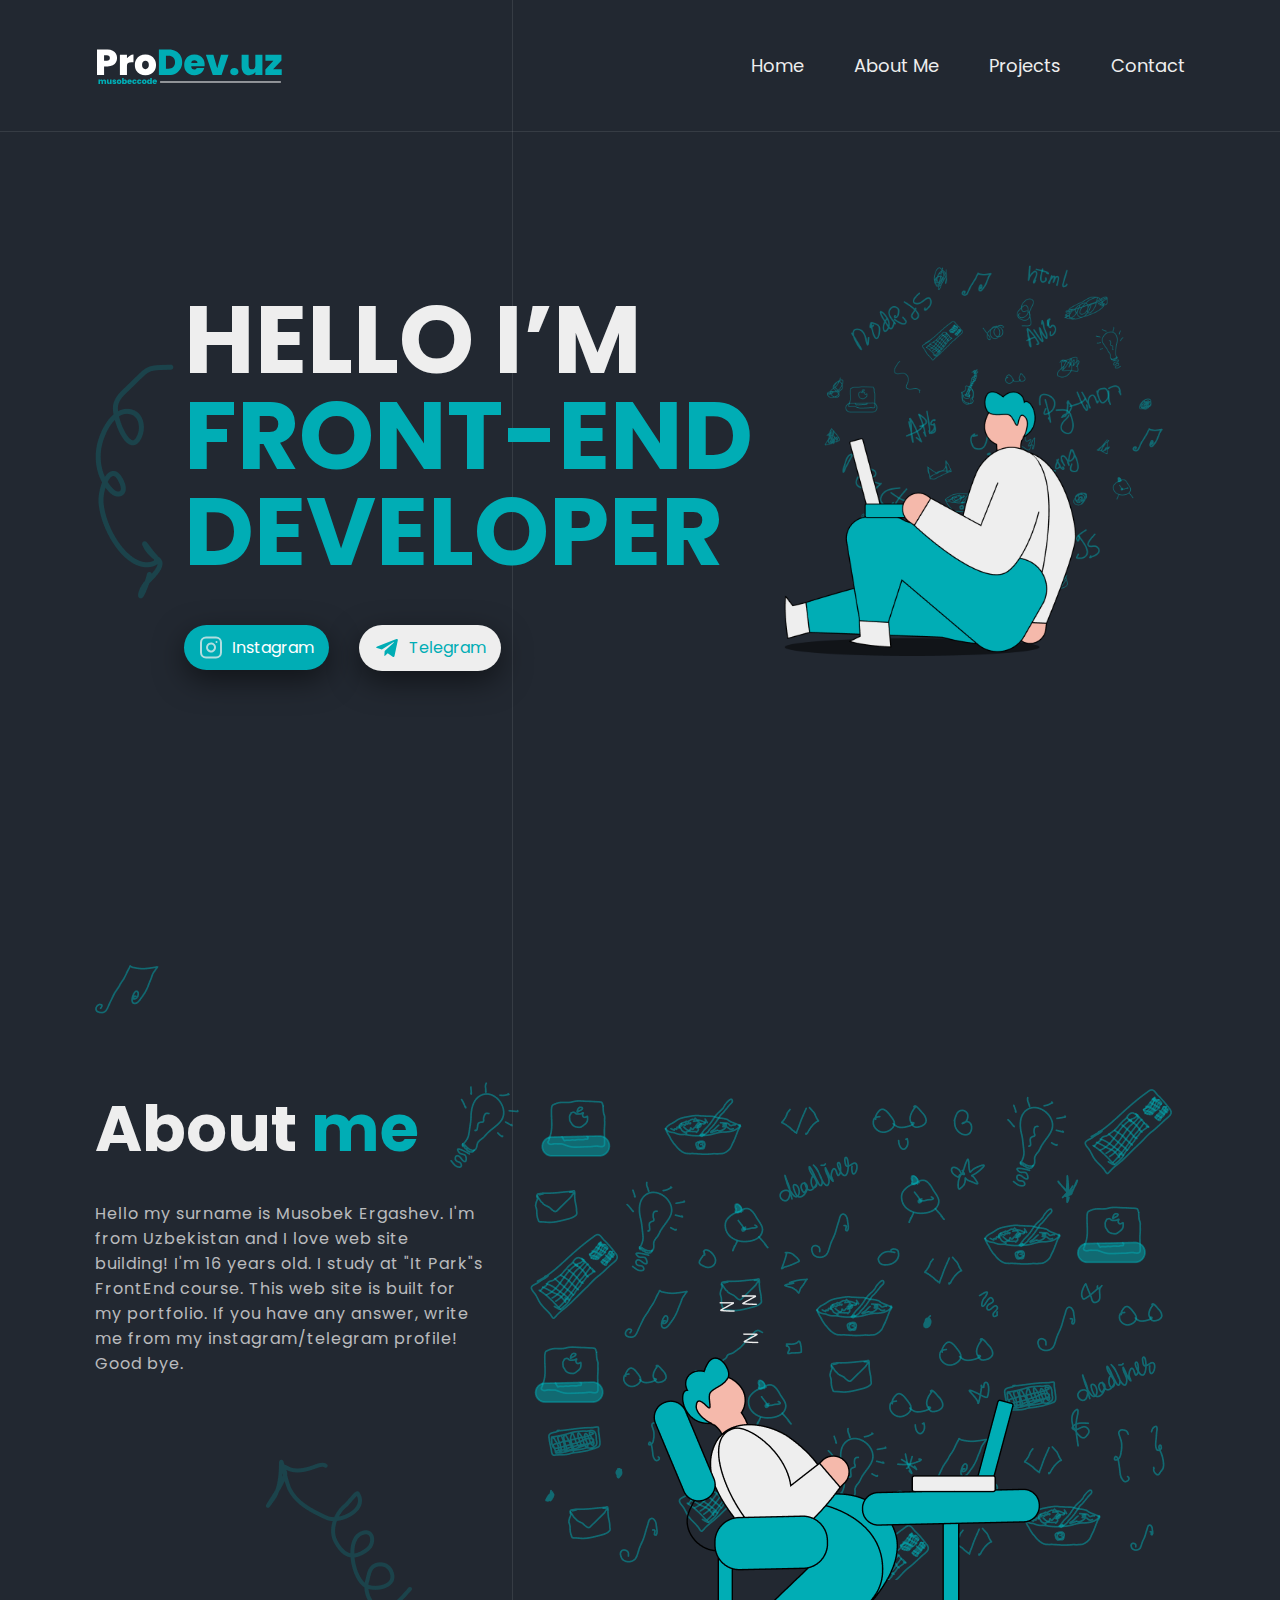
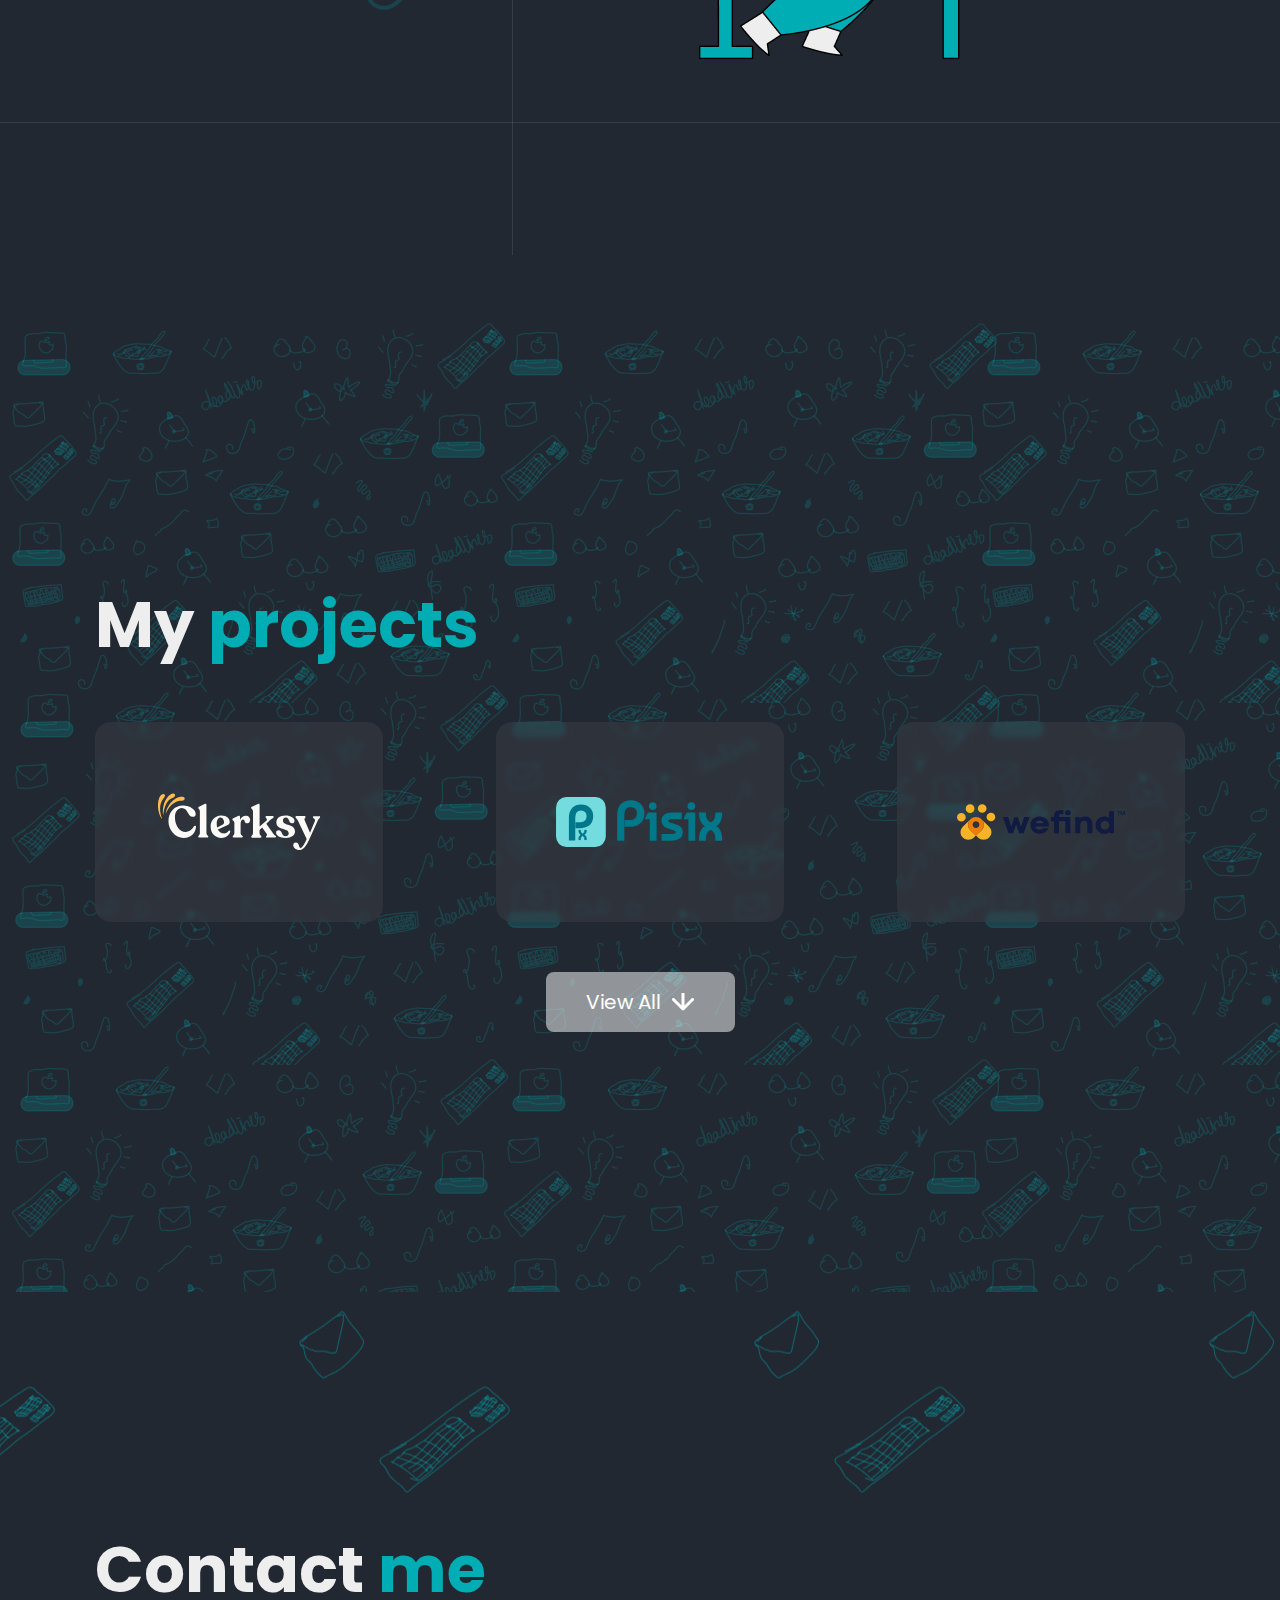
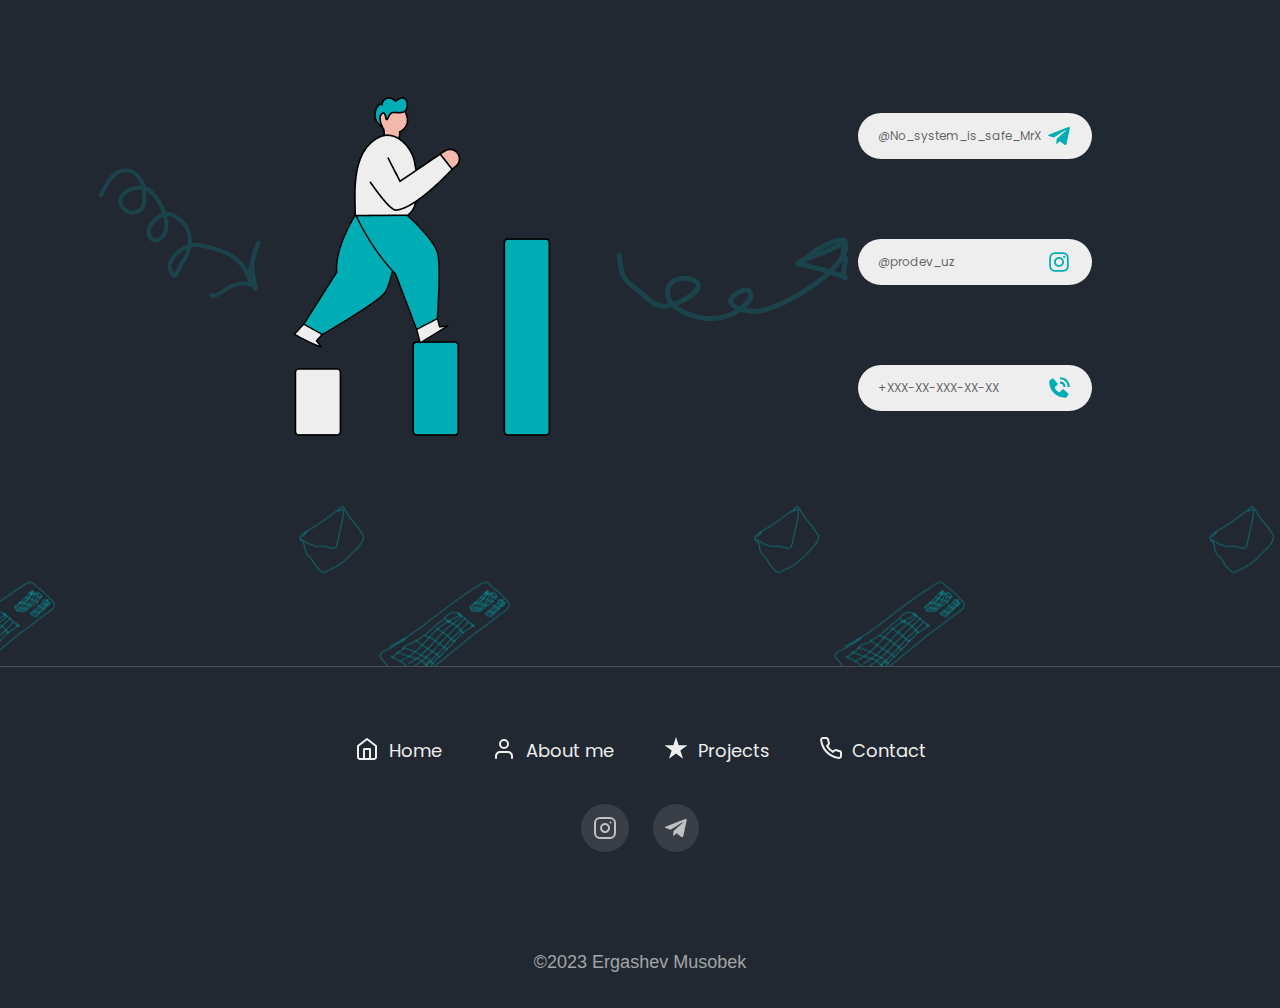
<file: index.html>
<!DOCTYPE html>
<html lang="en">
<head>
    <meta charset="UTF-8">
    <meta name="viewport" content="width=device-width, initial-scale=1.0">
    <title>ProDev.uz • musobeccode</title>
    <meta name="Keywords" content="prodev, prodev.uz, musobek, musobeccode, portfolio, dev">
    <meta name="description" content="Musobek Ergashev • ProDev.uz • musobeccode • rasmiy sahifasi">
    <link rel="icon" href="./assets/icons/favicon1.svg">
    <link rel="stylesheet" href="./css/style.css">
</head>
<body>
    <div class="container">
        <div class="section1" id="home">
            <header>
                <a href="#">
                    <img src="./assets/icons/logo.svg" alt="prodev.uz">
                </a>
                <ul>
                    <li>
                        <a href="#home">Home</a>
                    </li>
                    <li>
                        <a href="#about">About Me</a>
                    </li>
                    <li>
                        <a href="#projects">Projects</a>
                    </li>
                    <li>
                        <a href="#contact">Contact</a>
                    </li>
                </ul>
            </header>

            <div class="main">
                <div class="left">
                    <img src="./assets/images/section1-main.png" alt="vector" class="s1_img">
                    <div class="inline_main">
                        <h1>HELLO I’M <span>FRONT-END DEVELOPER</span></h1>
                        <div class="bottom">
                            <a href="https://www.instagram.com/prodev_uz/" class="insta_link" target="_blink">
                                <img src="./assets/icons/instagram.svg" alt="instagram profile">
                                <p>Instagram</p>
                            </a>
                            <a href="https://t.me/No_system_is_safe_MrX" class="telegr_link" target="_blink">
                                <img src="./assets/icons/telegram.svg" alt="telegram profile">
                                <p>Telegram</p>
                            </a>
                        </div>
                    </div>
                </div>
                <div class="right">
                    <img src="./assets/images/section1-main1.png" alt="">
                </div>
            </div>
        </div>

        <div class="section2" id="about">
            <div class="left">
                <h1>About <span>me</span></h1>
                <p>Hello my surname is Musobek Ergashev. I'm from Uzbekistan and I love web site building! I'm 16 years old. I study at "It Park"s FrontEnd course. This web site is built for my portfolio. 
                    If you have any answer, write me from my instagram/telegram profile!
                    Good bye.</p>
            </div>
            <div class="right">
                <img src="./assets/images/section2-main.png" alt="">
            </div>
        </div>

        <div class="section3" id="projects">
            <h1>My <span>projects</span></h1>
            <div class="main">
                <div class="row">
                    <a href="./clerksy/index.html" target="_blink" class="item">
                        <img src="./common-logos/clerksy.svg" alt="clerksy">
                    </a>
                    <a href="./pisix/index.html" target="_blink" class="item">
                        <img src="./common-logos/pisix.svg" alt="pisix">
                    </a>
                    <a href="./wefind/index.html" target="_blink" class="item">
                        <img src="./common-logos/wefind.svg" alt="wefind">
                    </a>
                </div>
                <div class="row none_row">
                    <a href="./sos/index.html" target="_blink" class="item">
                        <img src="./common-logos/sos.svg" alt="sos">
                    </a>
                    <a href="./sinauw/index.html" target="_blink" class="item">
                        <img src="./common-logos/Sinauw.svg" alt="Sinauw">
                    </a>
                    <a href="./mirage/index.html" target="_blink" class="item">
                        <img src="./common-logos/mirage.svg" alt="mirage">
                    </a>
                </div>
                <div class="row none_row_m">
                    <a href="./Koin/index.html" target="_blink" class="item">
                        <img src="./common-logos/Koin.svg" alt="Koin">
                    </a>
                    <a href="./creatic/index.html" target="_blink" class="item">
                        <img src="./common-logos/creatic.svg" alt="creatic">
                    </a>
                </div>
            </div>

            <button class="see_btn">
                <p>View All</p>
                <img src="./assets/icons/arrow.svg" alt="" class="open_vector">
            </button>
        </div>

        <div class="section4" id="contact">
            <h1>Contact <span>me</span></h1>
            <div class="main">
                <img src="./assets/images/section4-main.png" alt="" class="image">
                <div class="item_box">
                    <div class="items">
                        <p>@No_system_is_safe_MrX</p>
                        <div class="right">
                            <img src="./assets/icons/telegram.svg" alt="">
                            <h3>with Telegram</h3>
                        </div>
                    </div>
                    <div class="items">
                        <p>@prodev_uz</p>
                        <div class="right">
                            <img src="./assets/icons/contact-insta.svg" alt="">
                            <h3>with Instagram</h3>
                        </div>
                    </div>
                    <div class="items">
                        <p>+XXX-XX-XXX-XX-XX</p>
                        <div class="right">
                            <img src="./assets/icons/phone.svg" alt="">
                            <h3>with Phone</h3>
                        </div>
                    </div>
                </div>
            </div>
        </div>

        <footer>
            <div class="box">
                <ul>
                    <li>
                        <a href="#home">
                            <img src="./assets/icons/home.svg" alt="">
                            <p>Home</p>
                        </a>
                    </li>
                    <li>
                        <a href="#about">
                            <img src="./assets/icons/about.svg" alt="">
                            <p>About me</p>
                        </a>
                    </li>
                    <li>
                        <a href="#projects">
                            <img src="./assets/icons/projects.svg" alt="">
                            <p>Projects</p>
                        </a>
                    </li>
                    <li>
                        <a href="#contact">
                            <img src="./assets/icons/contact.svg" alt="">
                            <p>Contact</p>
                        </a>
                    </li>
                </ul>

                <div class="social_media">
                    <a href="https://www.instagram.com/prodev_uz/">
                        <img src="./assets/icons/footer-instagram.svg" alt="">
                    </a>
                    <a href="https://t.me/No_system_is_safe_MrX">
                        <img src="./assets/icons/footer-telegram.svg" alt="">
                    </a>
                </div>
            </div>
            

            <p class="copied">©2023 Ergashev Musobek</p>
        </footer>
    </div>
    
    <script src="./script.js"></script>
</body>
</html>
</file>
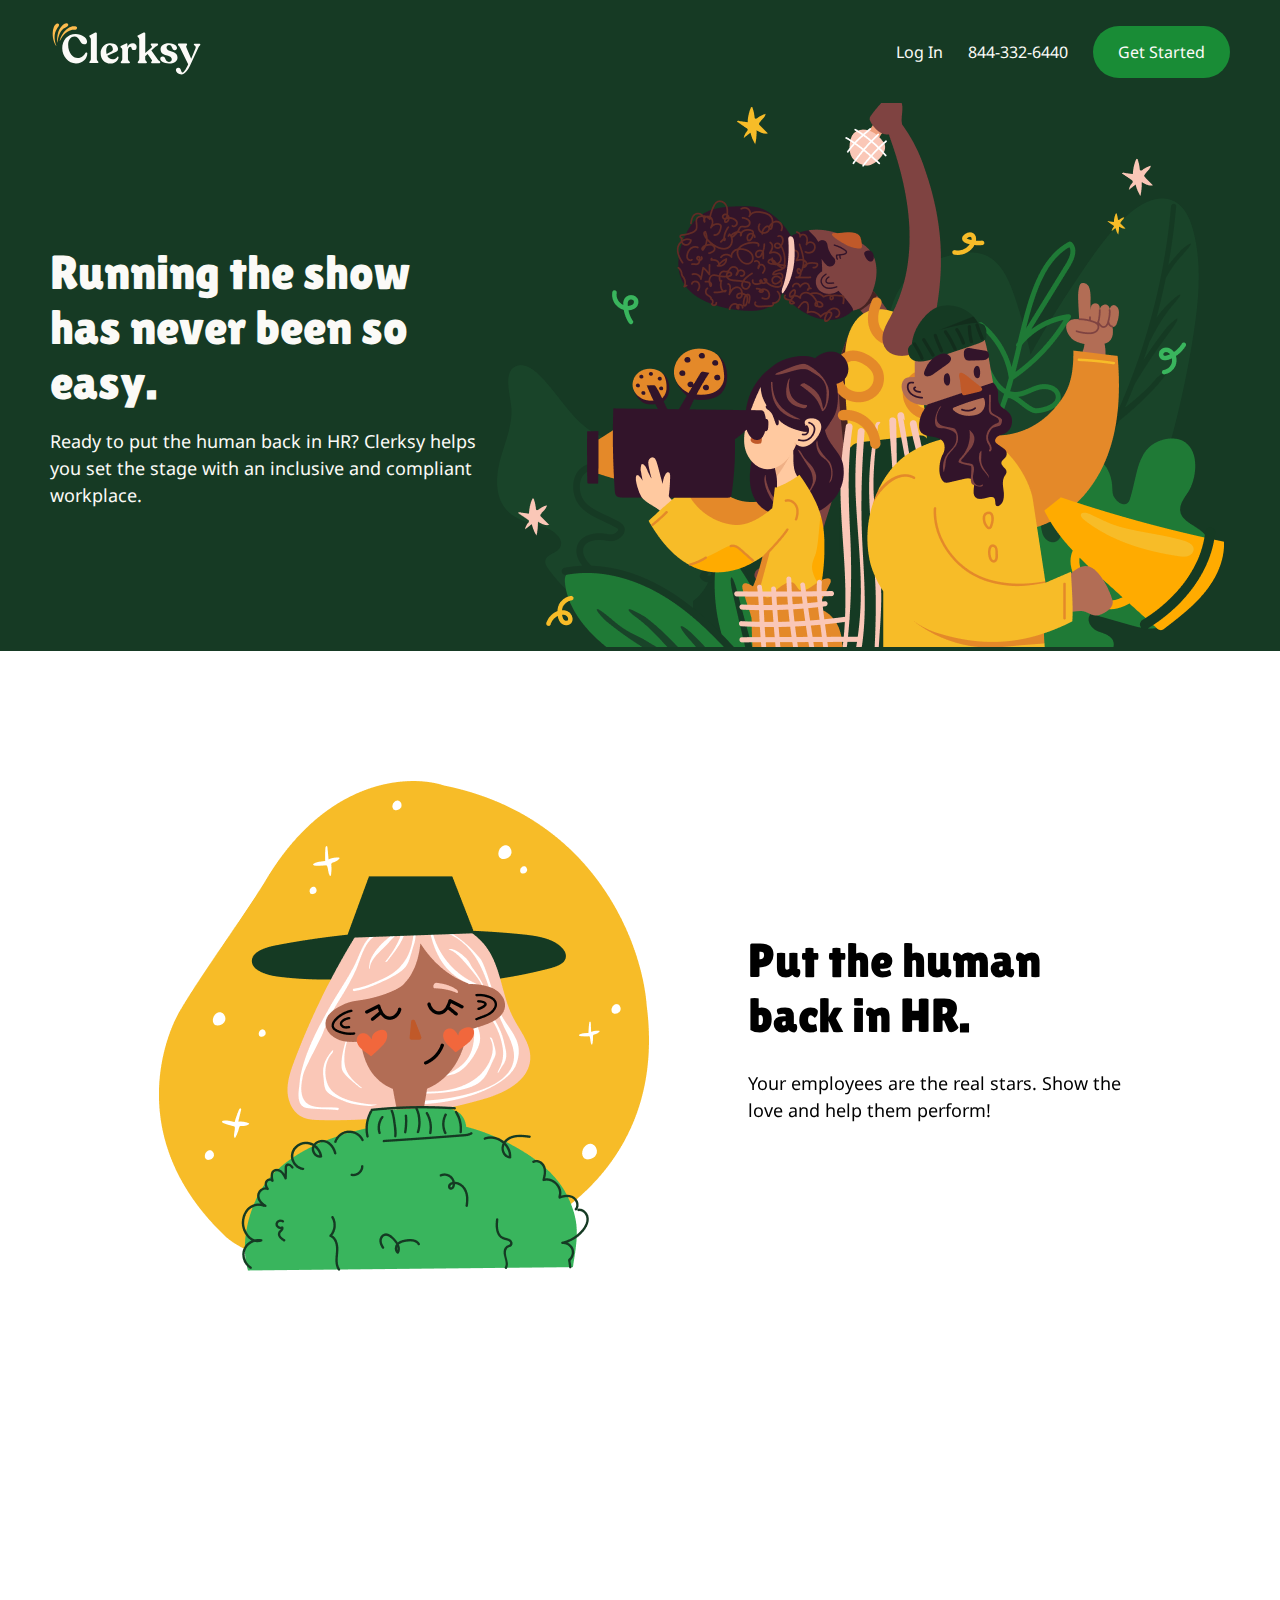
<file: clerksy/index.html>
<!DOCTYPE html>
<html lang="en">
<head>
    <meta charset="UTF-8">
    <meta name="viewport" content="width=device-width, initial-scale=1.0">
    <title>Document</title>
    <link rel="stylesheet" href="./css/style.css">
    <link href="https://unpkg.com/aos@2.3.1/dist/aos.css" rel="stylesheet">
</head>
<body>
    <div class="container">
        <div class="section1" data-aos="fade-down">
            <header>
                <a href="#">
                    <img src="./assets/icons/logo.svg" alt="" class="logo">
                </a>
                <nav>
                    <a href="#" class="log_in">Log In</a>
                    <p>844-332-6440</p>
                    <a href="#" class="get_started">Get Started</a>
                </nav>
            </header>

            <main>
                <div class="left_content">
                    <h1>Running the show has never been so easy.</h1>
                    <p>Ready to put the human back in HR? Clerksy helps you set the stage with an inclusive and compliant workplace.</p>
                </div>

                <div class="right_content">
                    <img src="./assets/images/section1-main.png" alt="">
                </div>
            </main>
        </div>

        <div class="section2">
            <div class="top" data-aos="fade-right">
                <div class="left">
                    <img src="./assets/images/section2-main1.png" alt="">
                </div>
                <div class="right">
                    <h1>Put the human back in HR.</h1>
                    <p>Your employees are the real stars. Show the love and help them perform!</p>
                </div>
            </div>
            
            <div class="bottom" data-aos="fade-left">
                <div class="left">
                    <h1>You don’t have to play all the parts.</h1>
                    <p>Sales, accounting, HR— Oh My! You can’t do it all - let Clerksy help.</p>
                </div>
                <div class="right">
                    <img src="./assets/images/section2-main2.png" alt="">
                </div>
            </div>
        </div>

        <div class="section3">
            <div class="top" data-aos="flip-left">
                <h1>We partner with the best</h1>
                <nav>
                    <a href="#">
                        <img src="./assets/icons/section3-stripe.svg" alt="">
                    </a>
                    <a href="#">
                        <img src="./assets/icons/section3-google.svg" alt="">
                    </a>
                    <a href="#">
                        <img src="./assets/icons/section3-notion.svg" alt="">
                    </a>
                    <a href="#">
                        <img src="./assets/icons/section3-gusto.svg" alt="">
                    </a>
                    <a href="#">
                        <img src="./assets/icons/section3-aircall.svg" alt="">
                    </a>
                </nav>
            </div>

            <div class="bottom" data-aos="flip-right">
                <h1>HR Production of the Highest Quality</h1>
                <nav>
                    <div class="item">
                        <img src="./assets/images/section3-main1.png" alt="">
                        <p>Educates & Informs</p>
                        <p>Employee Expectations</p>
                    </div>
                    <div class="item">
                        <img src="./assets/images/section3-main2.png" alt="">
                        <p>Protects Your Business</p>
                        <p>Just in Case</p>
                    </div>
                    <div class="item">
                        <img src="./assets/images/section3-main3.png" alt="">
                        <p>Manages & Stores</p>
                        <p>Important Documents</p>
                    </div>
                    <div class="item">
                        <img src="./assets/images/section3-main4.png" alt="">
                        <p>Create a Healthy</p>
                        <p>Work Environment</p>
                    </div>
                </nav>
            </div>
        </div>
        
        <div class="section4" data-aos="flip-up">
            <h1>Employees come in all shapes and sizes. Find the right fit.</h1>
            <p>Focus on casting and screening. Let Clerksy handle contracts, resolve any on set-conflicts and make sure you are compliant with work and safety boards.</p>
            <img src="./assets/images/section4-main.png" alt="">
        </div>

        <div class="section5">
            <div class="top" data-aos="zoom-in">
                <div class="left">
                    <h1>How the scenes fit together</h1>
                    <p>Employee Training & Development, Diversity & Inclusion Programs, and Conflict Resolution.</p>
                </div>
                <div class="right">
                    <img src="./assets/images/section5-main.png" alt="">
                </div>
            </div>

            <div class="bottom" data-aos="zoom-out-left">
                <h1>Consider everyone's best interest</h1>
                <p>HR is for everyone. Clerksy can help you.</p>
                <nav>
                    <div class="item">
                        <img src="./assets/icons/section5-1.svg" alt="">
                        <h2>Protect Your Company</h2>
                        <ul>
                            <li>Compliance Audits & Training</li>
                            <li>Employee Data Storage</li>
                            <li>Policy Drafting</li>
                        </ul>
                    </div>
                    
                    <div class="item">
                        <img src="./assets/icons/section5-2.svg" alt="">
                        <h2>Set Your Employees Up For Success</h2>
                        <ul>
                            <li>Learning & Development</li>
                            <li>Employee Relations</li>
                            <li>Benefit Management</li>
                            <li>Employee Performance</li>
                        </ul>
                    </div>
                    
                    <div class="item">
                        <img src="./assets/icons/section5-3.svg" alt="">
                        <h2>Know Your Industry's Legal Landscape</h2>
                        <ul>
                            <li>Work Place Investigations</li>
                            <li>Employee Mediations</li>
                            <li>Performance Tracking</li>
                        </ul>
                    </div>
                </nav>
            </div>
        </div>

        <div class="section6" data-aos="fade-up-right">
            <h1>It's easy as 1, 2, 3</h1>
            <p>Clerksy can help use your unique business needs. Here's how:</p>
            <img src="./assets/images/section6-main.png" alt="">
            <a href="#">Book Free Discovery Call</a>
        </div>

        <div class="section7" data-aos="fade-down-left">
            <div class="left" data-aos="fade-up-left">
                <h1>Not just another HR resource.</h1>
                <p>Simple. Entertaining. Informative.</p>
                <a href="#">Download E-book</a>
            </div>
            <div class="right">
                <img src="./assets/images/section7-main.png" alt="">
            </div>
        </div>

        <footer data-aos="fade-down-left">
            <div class="top">
                <img src="./assets/images/footer-left.png" alt="">
                <div>
                    <h1>Get Started With Clerksy</h1>
                    <p>Make sure your business puts people first.</p>
                    <a href="#">Book a Free Discovery Call</a>
                </div>
                <img src="./assets/images/footer-right.png" alt="">
            </div>

            <div class="middle">
                <div class="left">
                    <h1>Stay up to date!</h1>
                    <p>Sign up for the latest Clerksy news.</p>
                </div>
                <form action="#" class="right">
                    <div>
                        <input type="email" class="email">
                        <input type="submit" value="Sign Up" class="submit">
                    </div>
                    <p>By submitting your email you agree to receive updates about Clerksy. You can unsubscribe at any time. View our full <a href="#">Privacy Policy</a></p>
                </form>
            </div>

            <div class="bottom">
                <div class="heading">
                    <a href="#">
                        <img src="./assets/icons/footer-logo.svg" alt="">
                    </a>
                    <h2>A people company.</h2>
                    <div class="media">
                        <a href="#">
                            <img src="./assets/icons/facebook.svg" alt="">
                        </a>
                        <a href="#">
                            <img src="./assets/icons/twitter.svg" alt="">
                        </a>
                        <a href="#">
                            <img src="./assets/icons/linkedin.svg" alt="">
                        </a>
                        <a href="#">
                            <img src="./assets/icons/instagram.svg" alt="">
                        </a>
                    </div>
                </div>
                
                <div class="footing">
                    <p>© 2020 Clerksy, Inc. Clerksy is a registered trademark of Clerksy, Inc.</p>
                    <nav>
                        <a href="#">Privacy Policy</a>
                        <a href="#">Terms of Service</a>
                        <a href="#">GDPR</a>
                        <a href="#">Careers</a>
                        <a href="#">Press Kit</a>
                    </nav>
                </div>
            </div>
        </footer>
    </div>
    <script src="https://unpkg.com/aos@2.3.1/dist/aos.js"></script>
    <script>
        AOS.init();
    </script>
</body>
</html>
</file>
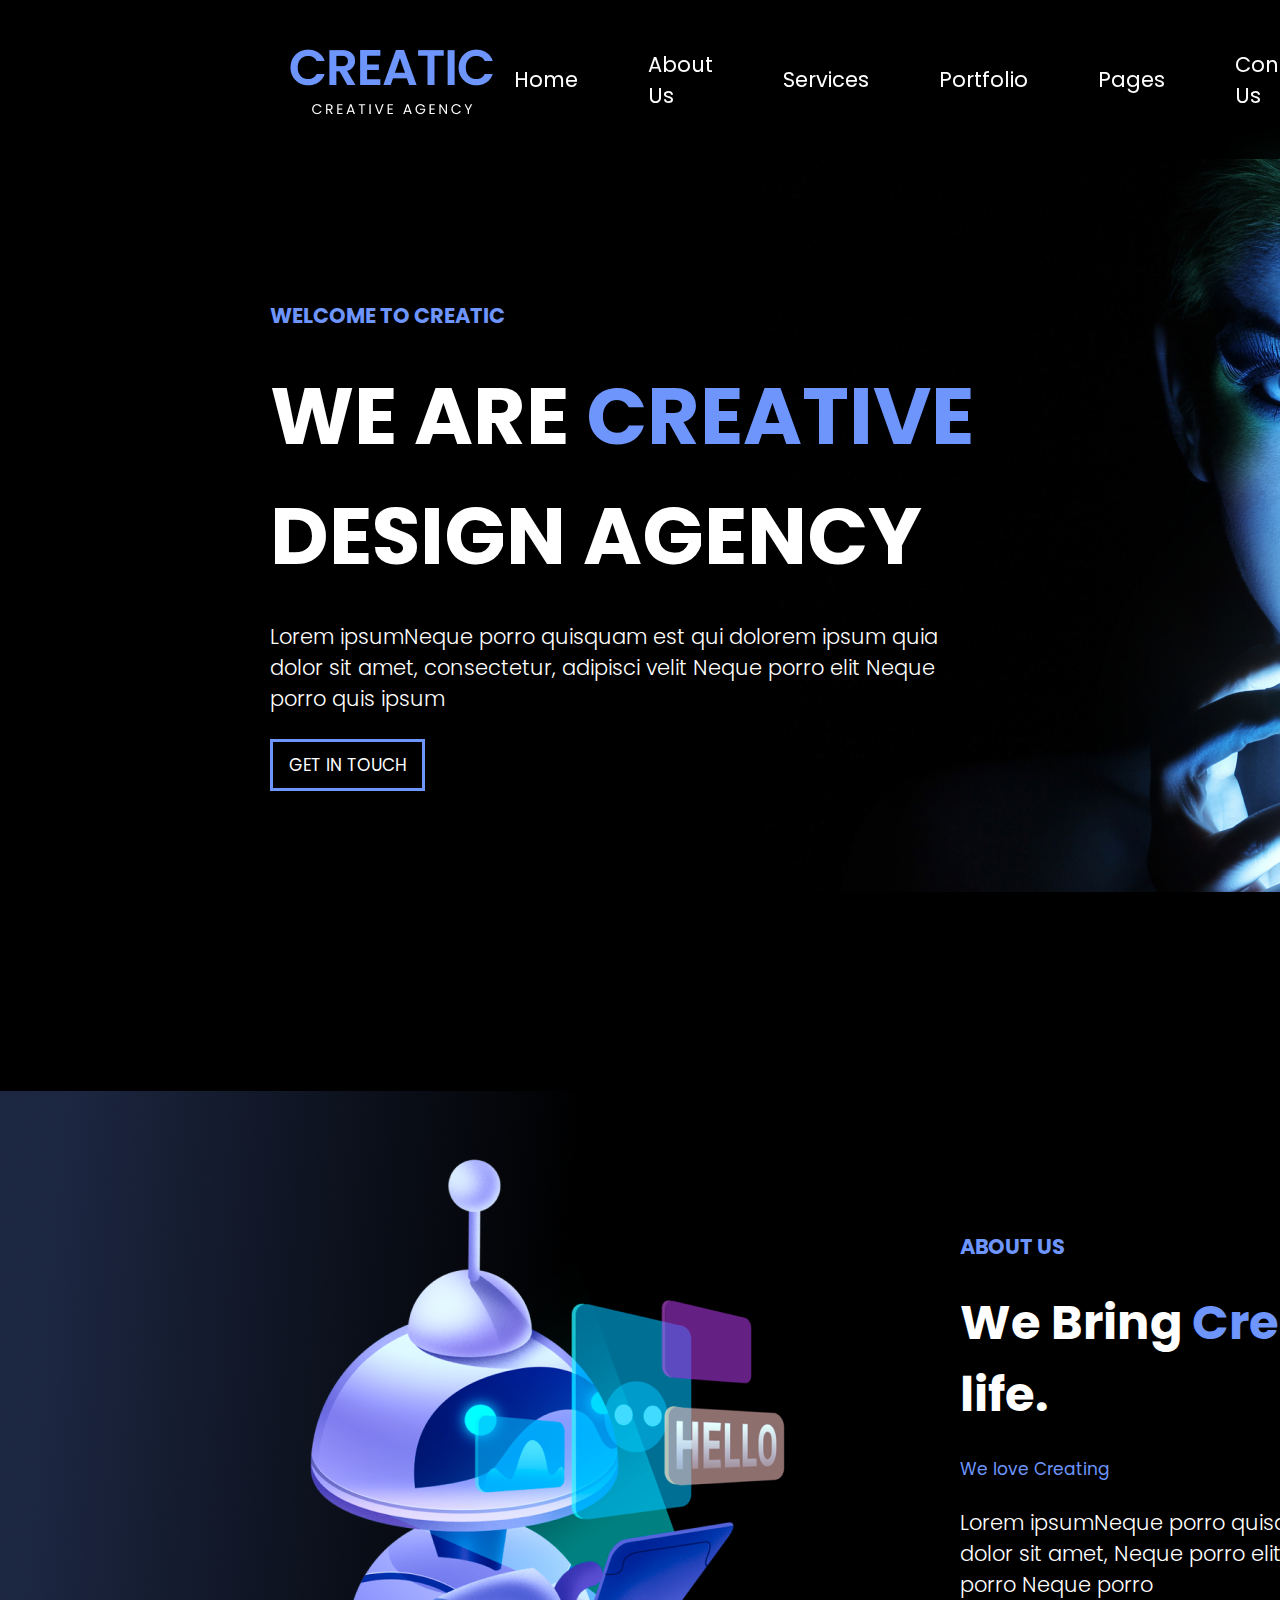
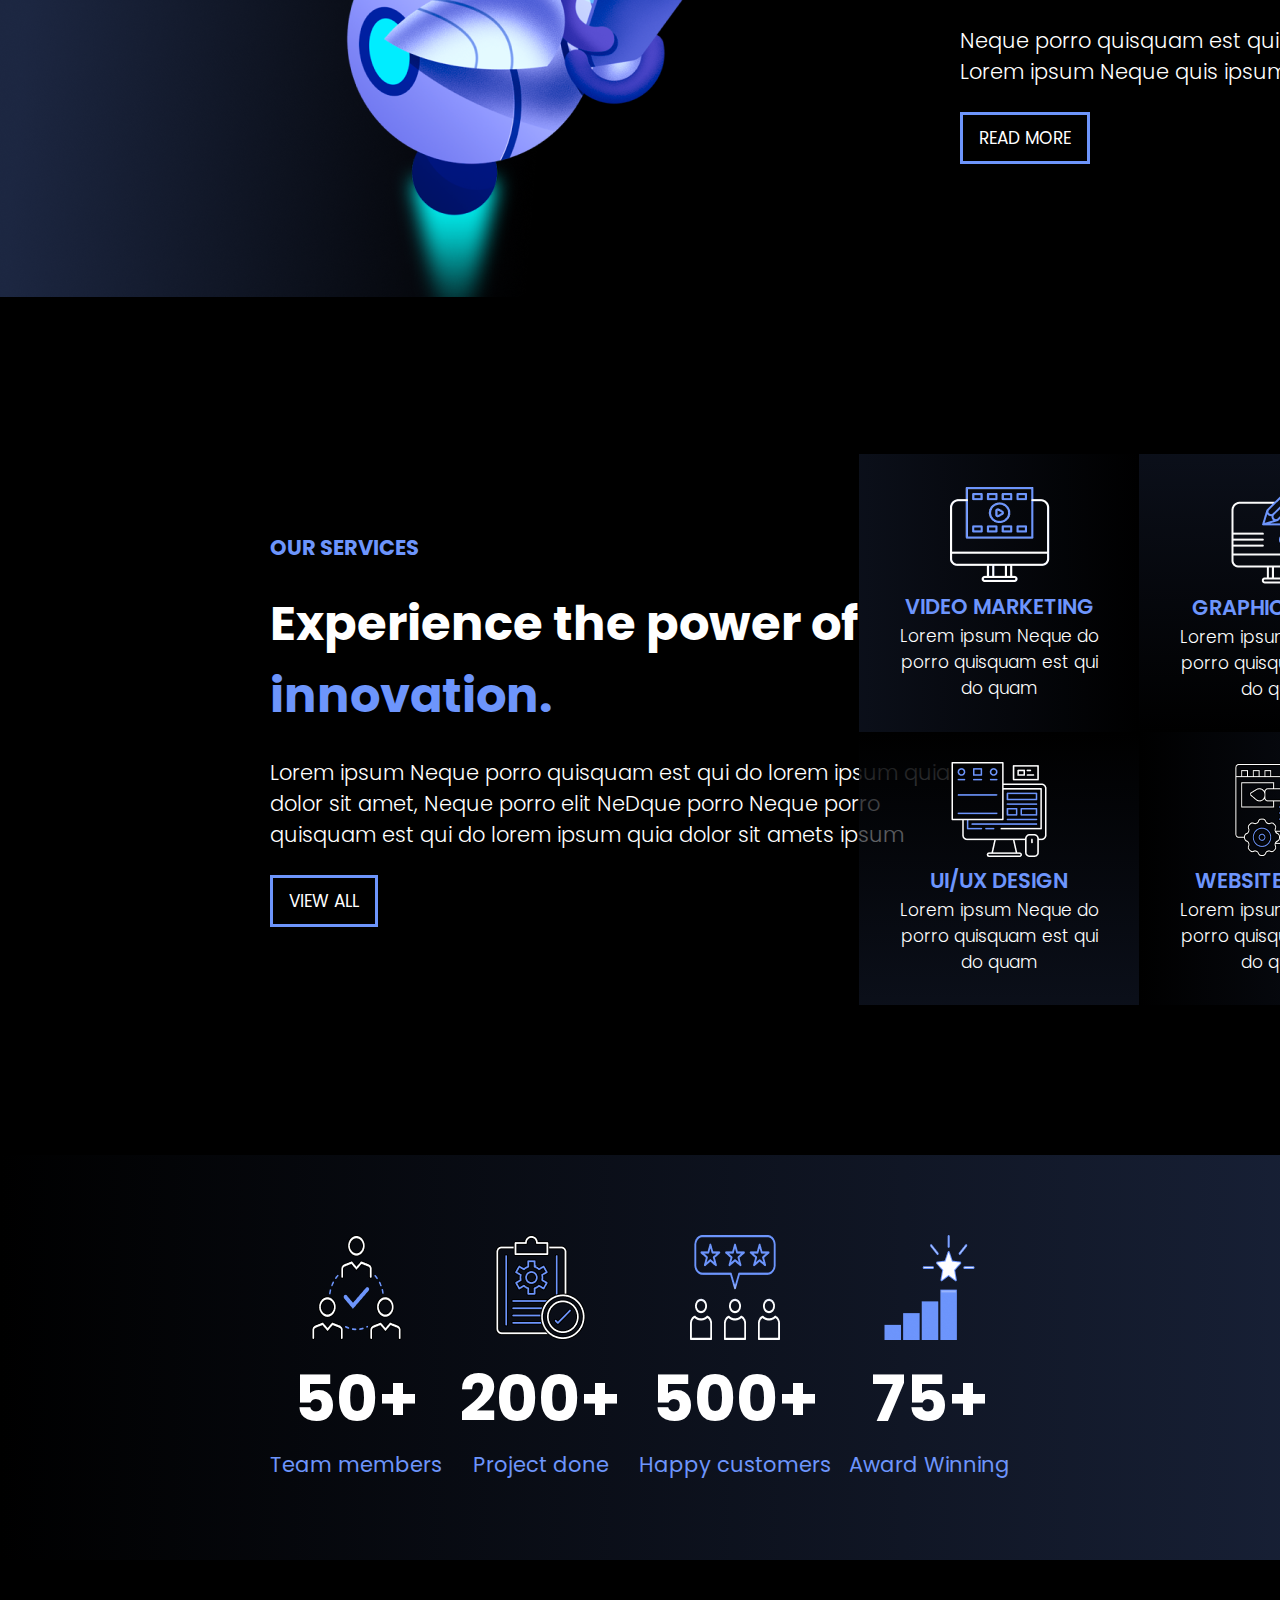
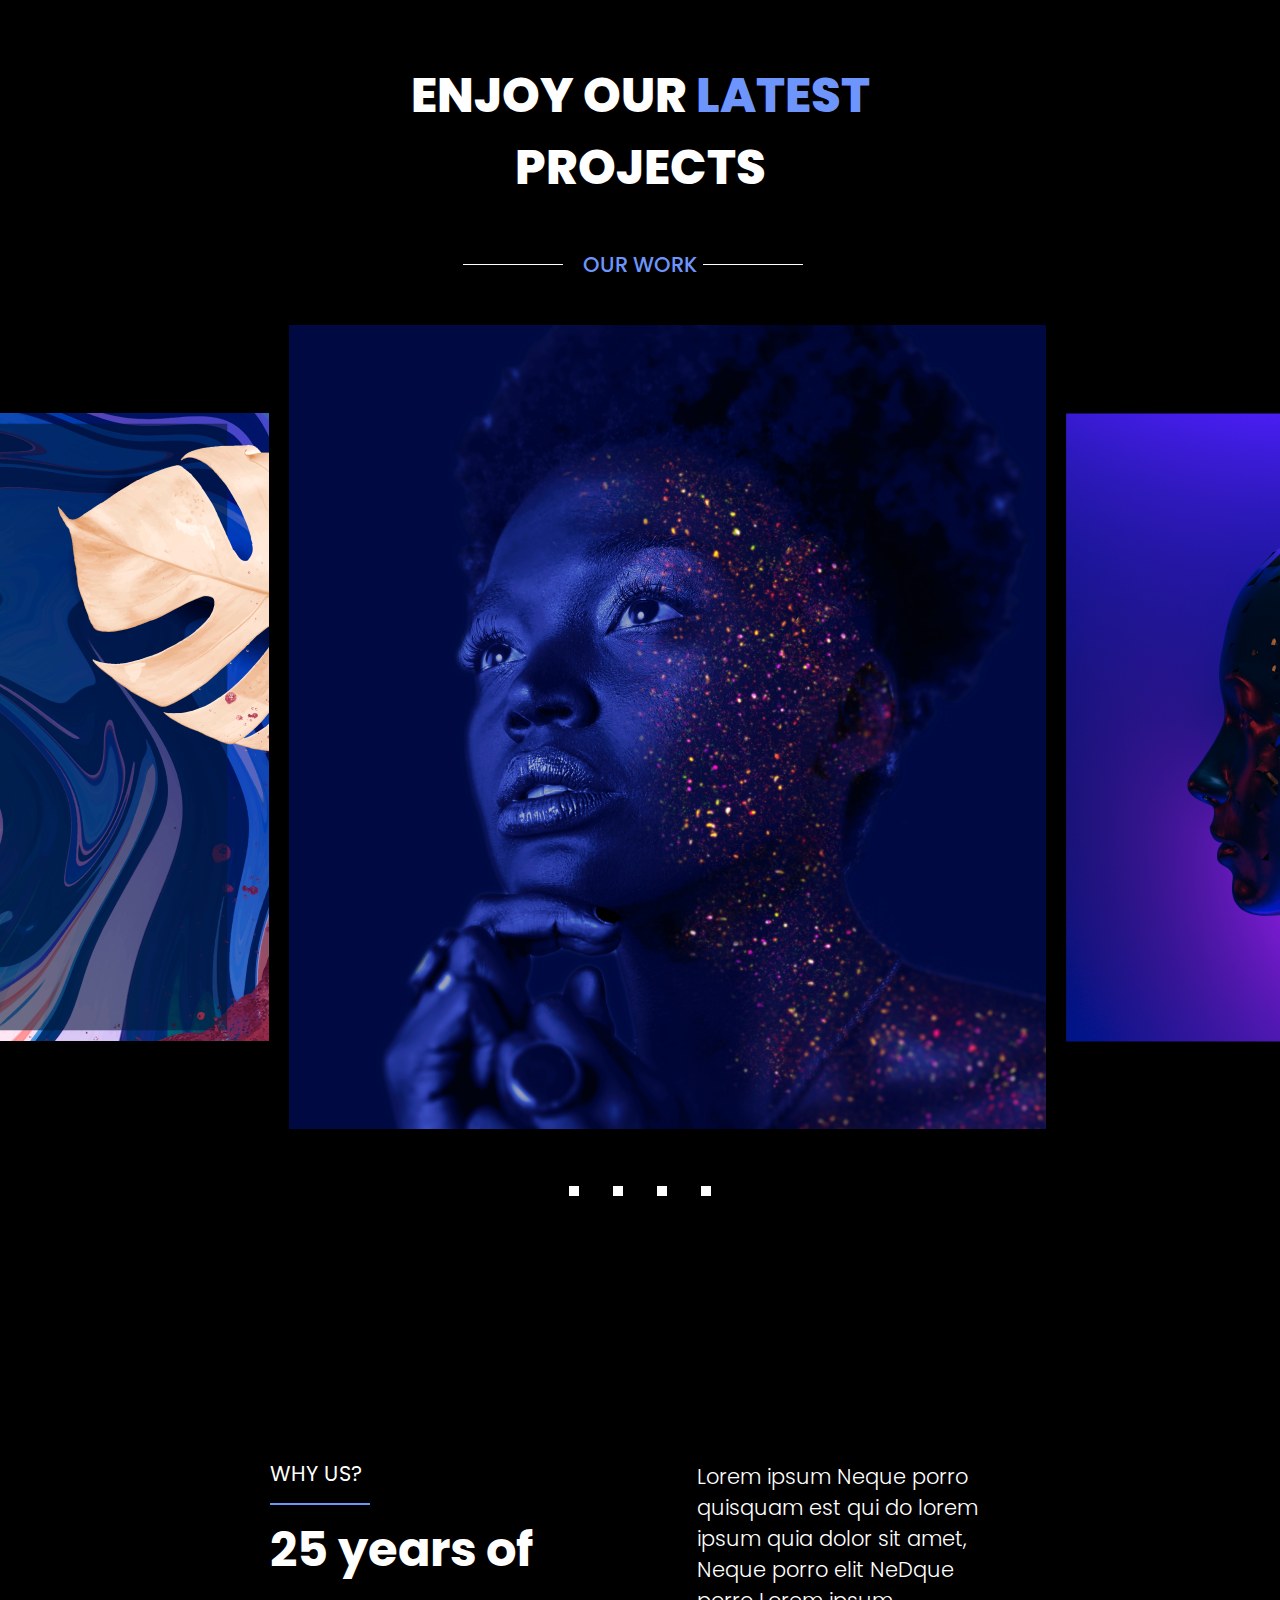
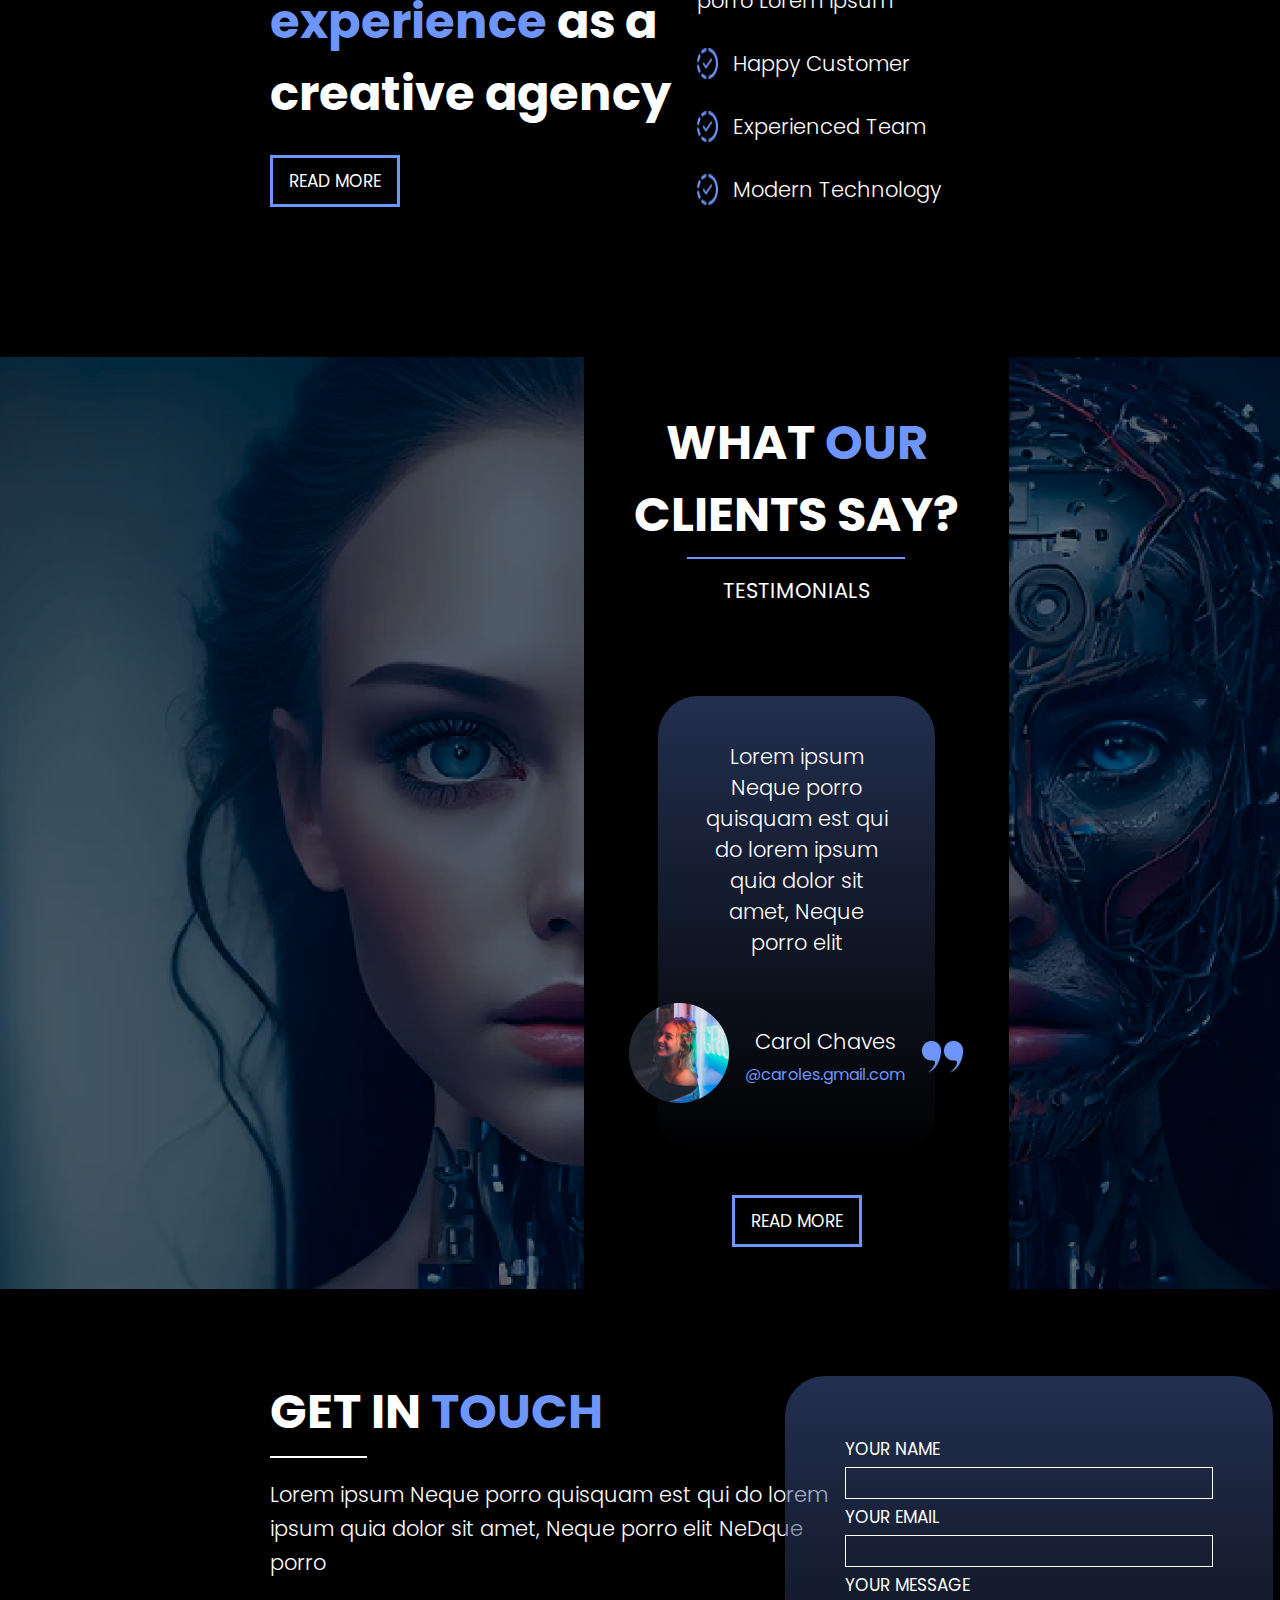
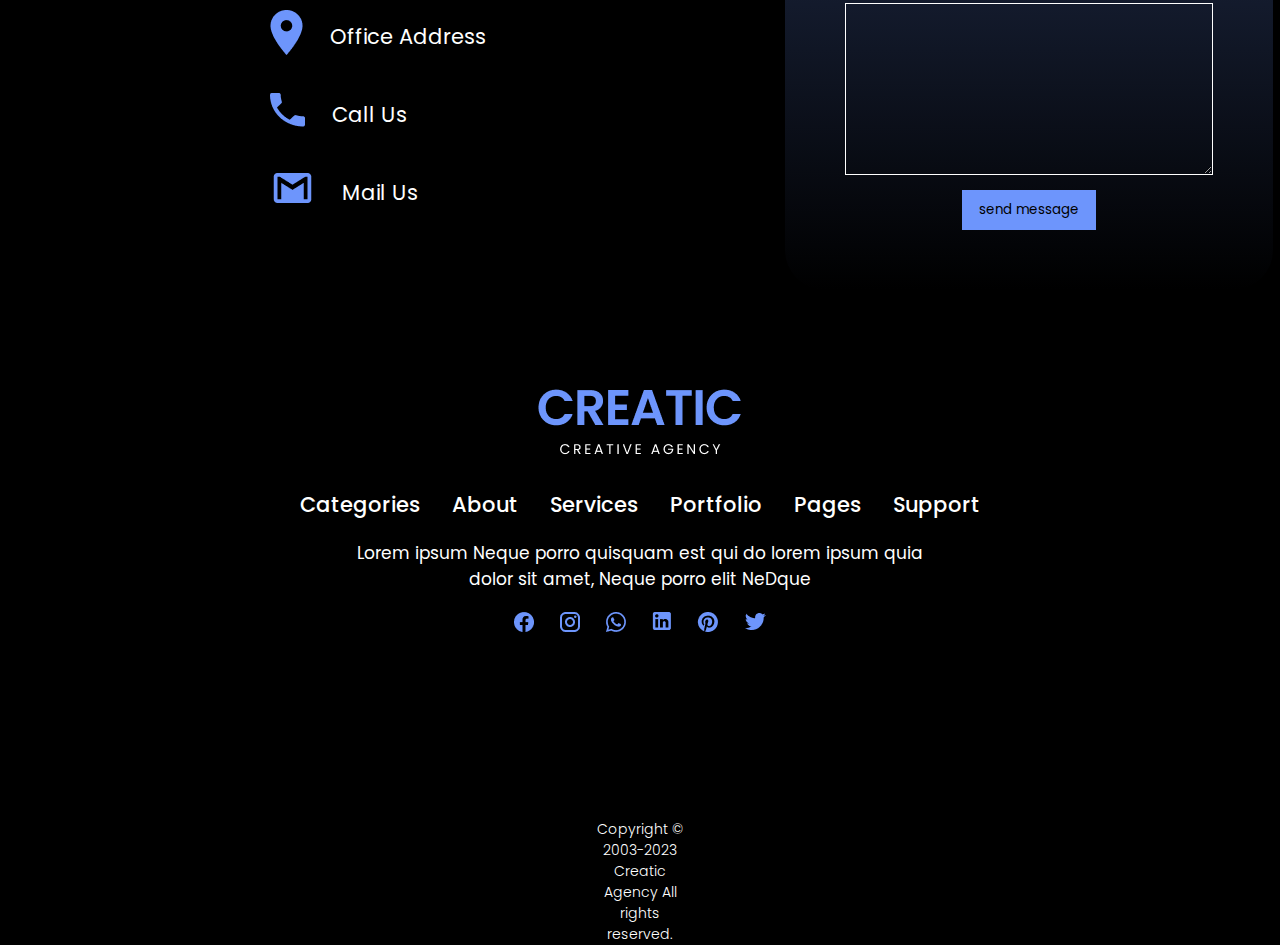
<file: creatic/index.html>
<!DOCTYPE html>
<html lang="en">
<head>
    <meta charset="UTF-8">
    <meta http-equiv="X-UA-Compatible" content="IE=edge">
    <meta name="viewport" content="width=device-width, initial-scale=1.0">
    <title>Document</title>
    <link rel="stylesheet" href="./css/style.css">
</head>
<body>
    <div class="container">
        <header>
            <a href="#">
                <img src="./assets/images/LOGO.png" alt="">
            </a>
            <ul>
                <li>
                    <a href="#">home</a>
                </li>
                <li>
                    <a href="#">about us</a>
                </li>
                <li>
                    <a href="#">services</a>
                </li>
                <li>
                    <a href="#">portfolio</a>
                </li>
                <li>
                    <a href="#">pages</a>
                </li>
                <li>
                    <a href="#">contact us</a>
                </li>
                <li>
                    <a href="#">
                        <img src="./assets/images/search.png" alt="">
                    </a>
                </li>
            </ul>
        </header>

        <div class="section1">
            <div>
                <h2>Welcome to creatic</h2>
                <h1>WE ARE <span> CREATIVE</span> DESIGN AGENCY</h1>
                <p>Lorem ipsumNeque porro quisquam est qui dolorem ipsum quia dolor sit amet, consectetur, adipisci velit Neque porro elit Neque porro quis ipsum</p>
                <button>
                    <a href="#">GET IN TOUCH</a>
                </button>
            </div>
        </div>

        <div class="section2">
            <div class="left_content">
                <img src="./assets/images/section2.png" alt="">
            </div>
            
            <div class="right_content">
                <h2>ABOUT US</h2>
                <h1>We Bring <span> Creative </span>ideas to life.</h1>
                <h3>We love Creating</h3>
                <p>Lorem ipsumNeque porro quisquam est qui do lorem ipsum quia dolor sit amet,  Neque porro elit NeDque porro  Lorem ipsum Neque porro Neque porro </p>
                <p>Neque porro quisquam est qui do lorem ipsum quia dolor sit amet,  Lorem ipsum Neque quis ipsum </p>
                <button>
                    <a href="#">READ MORE</a>
                </button>
            </div>
        </div>

        <div class="section3">
            <div class="left_content">
                <h2>our services</h2>
                <h1>Experience the power of <span> innovation.</span></h1>
                <p>Lorem ipsum Neque porro quisquam est qui do lorem ipsum quia dolor sit amet,  Neque porro elit NeDque porro  Neque porro quisquam est qui do lorem ipsum quia dolor sit amets ipsum </p>
                <button>
                    <a href="#">VIEW ALL</a>
                </button>
            </div>

            <div class="right_content">
                <div class="first_row">
                    <div class="service1">
                        <a href="#">
                            <img src="./assets/images/service1.png" alt="">
                        </a>
                        <a href="#">VIDEO MARKETING</a>
                        <p>Lorem ipsum Neque do porro quisquam est qui do quam </p>
                    </div>
                    
                    <div class="service2">
                        <a href="#">
                            <img src="./assets/images/service2.png" alt="">
                        </a>
                        <a href="#">Graphic Design</a>
                        <p>Lorem ipsum Neque do porro quisquam est qui do quam </p>
                    </div>
                </div>
                
                <div class="second_row">                    
                    <div class="service3">
                        <a href="#">
                            <img src="./assets/images/service3.png" alt="">
                        </a>
                        <a href="#">ui/ux Design</a>
                        <p>Lorem ipsum Neque do porro quisquam est qui do quam </p>
                    </div>
                    
                    <div class="service4">
                        <a href="#">
                            <img src="./assets/images/service4.png" alt="">
                        </a>
                        <a href="#">WEBSITE DESIGN</a>
                        <p>Lorem ipsum Neque do porro quisquam est qui do quam </p>
                    </div>
                </div>
            </div>
        </div>

        <div class="section4">
            <div>
                <a href="#">
                    <img src="./assets/images/team.png" alt="">
                </a>
                <h1>50+</h1>
                <a href="#">Team members</a>
            </div>

            <div>
                <a href="#">
                    <img src="./assets/images/project.png" alt="">
                </a>
                <h1>200+</h1>
                <a href="#">Project done</a>
            </div>

            <div>
                <a href="#">
                    <img src="./assets/images/happy.png" alt="">
                </a>
                <h1>500+</h1>
                <a href="#">Happy customers</a>
            </div>

            <div>
                <a href="#">
                    <img src="./assets/images/award.png" alt="">
                </a>
                <h1>75+</h1>
                <a href="#">Award Winning</a>
            </div>
        </div>

        <div class="section5">
            <h1>ENJOY OUR <span>LATEST</span> PROJECTS</h1>
            <p>OUR WORK</p>
            <div class="image_bar">
                <img src="./assets/images/section5-1.png" alt="">
                <img src="./assets/images/section5-2.png" alt="">
                <img src="./assets/images/section5-3.png" alt="">
            </div>
            <div class="cubies">
                <div class="cube">
                    <div></div>
                </div>
                <div class="cube">
                    <div></div>
                </div>
                <div class="cube">
                    <div></div>
                </div>
                <div class="cube">
                    <div></div>
                </div>
            </div>
        </div>

        <div class="section6">
            <div class="left_content">
                <h2>why us?</h2>
                <h1>25 years of <span>experience</span> as a creative agency</h1>
                <button>
                    <a href="#">READ MORE</a>
                </button>
            </div>
            
            <div class="right_content">
                <div class="paragraph">
                    <p>Lorem ipsum Neque porro quisquam est qui do lorem ipsum quia dolor sit amet,  Neque porro elit NeDque porro  Lorem ipsum</p>
                </div>
                <div>
                    <img src="./assets/images/galochka.png" alt="">
                    <p>Happy Customer</p>
                </div>
                <div>
                    <img src="./assets/images/galochka.png" alt="">
                    <p>Experienced Team</p>
                </div>
                <div>
                    <img src="./assets/images/galochka.png" alt="">
                    <p>Modern Technology</p>
                </div>
            </div>
        </div>

        <div class="section7">
            <div class="left">
                <img src="./assets/images/section7-left.png" alt="">
            </div>

            <div class="center">
                <div class="heading">
                    <h1>WHAT <span>OUR</span> CLIENTS SAY?</h1>
                    <h2>TESTIMONIALS</h2>
                </div>

                <div class="main">
                    <p>Lorem ipsum Neque porro quisquam est qui do lorem ipsum quia dolor sit amet,  Neque porro elit</p>
                    <div class="profile">
                        <a href="#">
                            <img src="./assets/images/section7-center.png" alt="">
                        </a>
                        <div class="email_box">
                            <p>Carol Chaves</p>
                            <a href="#">@caroles.gmail.com</a>
                        </div>
                        <img src="./assets/images/quote.png" alt="">
                    </div>
                </div>

                <button>
                    <a href="#">READ MORE</a>
                </button>
            </div>

            <div class="right">
                <img src="./assets/images/section7-right.png" alt="">
            </div>
        </div>

        <div class="section8">
            <div class="left_content">
                <h1>Get in <span>touch</span></h1>
                <p>Lorem ipsum Neque porro quisquam est qui do lorem ipsum quia dolor sit amet,  Neque porro elit NeDque porro  </p>
                <div>
                    <a href="#">
                        <img src="./assets/images/address.png" alt="">
                    </a>
                    <a href="#">Office Address</a>
                </div>
                <div>
                    <a href="#">
                        <img src="./assets/images/call-us.png" alt="">
                    </a>
                    <a href="#">Call Us</a>
                </div>
                <div>
                    <a href="#">
                        <img src="./assets/images/mail.png" alt="">
                    </a>
                    <a href="#">Mail Us</a>
                </div>
            </div>

            <form class="right_content" action="#">
                <div>
                    <p>YOUR NAME</p>
                    <input type="text">
                </div>
                <div>
                    <p>YOUR EMAIL</p>
                    <input type="email">
                </div>
                <div>
                    <p>YOUR MESSAGE</p>
                    <textarea cols="30" rows="8"></textarea>
                </div>
                <input type="submit" value="send message" class="submit">
            </form>
        </div>

        <footer>
            <div class="main_footer">
                <a href="#">
                    <img src="./assets/images/LOGO.png" alt="">
                </a>
                <div class="menues">
                    <a href="#">Categories</a>
                    <a href="#">About</a>
                    <a href="#">Services</a>
                    <a href="#">Portfolio</a>
                    <a href="#">Pages</a>
                    <a href="#">Support</a>
                </div>
                <p>Lorem ipsum Neque porro quisquam est qui do lorem ipsum quia dolor sit amet,  Neque porro elit NeDque   </p>
                
                <div class="social_media">
                    <a href="#">
                        <img src="./assets/images/facebook.png" alt="">
                    </a>
                    <a href="#">
                        <img src="./assets/images/instagram.png" alt="">
                    </a>
                    <a href="#">
                        <img src="./assets/images/whatsapp.png" alt="">
                    </a>
                    <a href="#">
                        <img src="./assets/images/in.png" alt="">
                    </a>
                    <a href="#">
                        <img src="./assets/images/pinterest.png" alt="">
                    </a>
                    <a href="#">
                        <img src="./assets/images/twitter.png" alt="">
                    </a>
                </div>
            </div>
            <p>Copyright © 2003-2023 Creatic Agency All rights reserved.</p>
        </footer>
    </div>
</body>
</html>
</file>
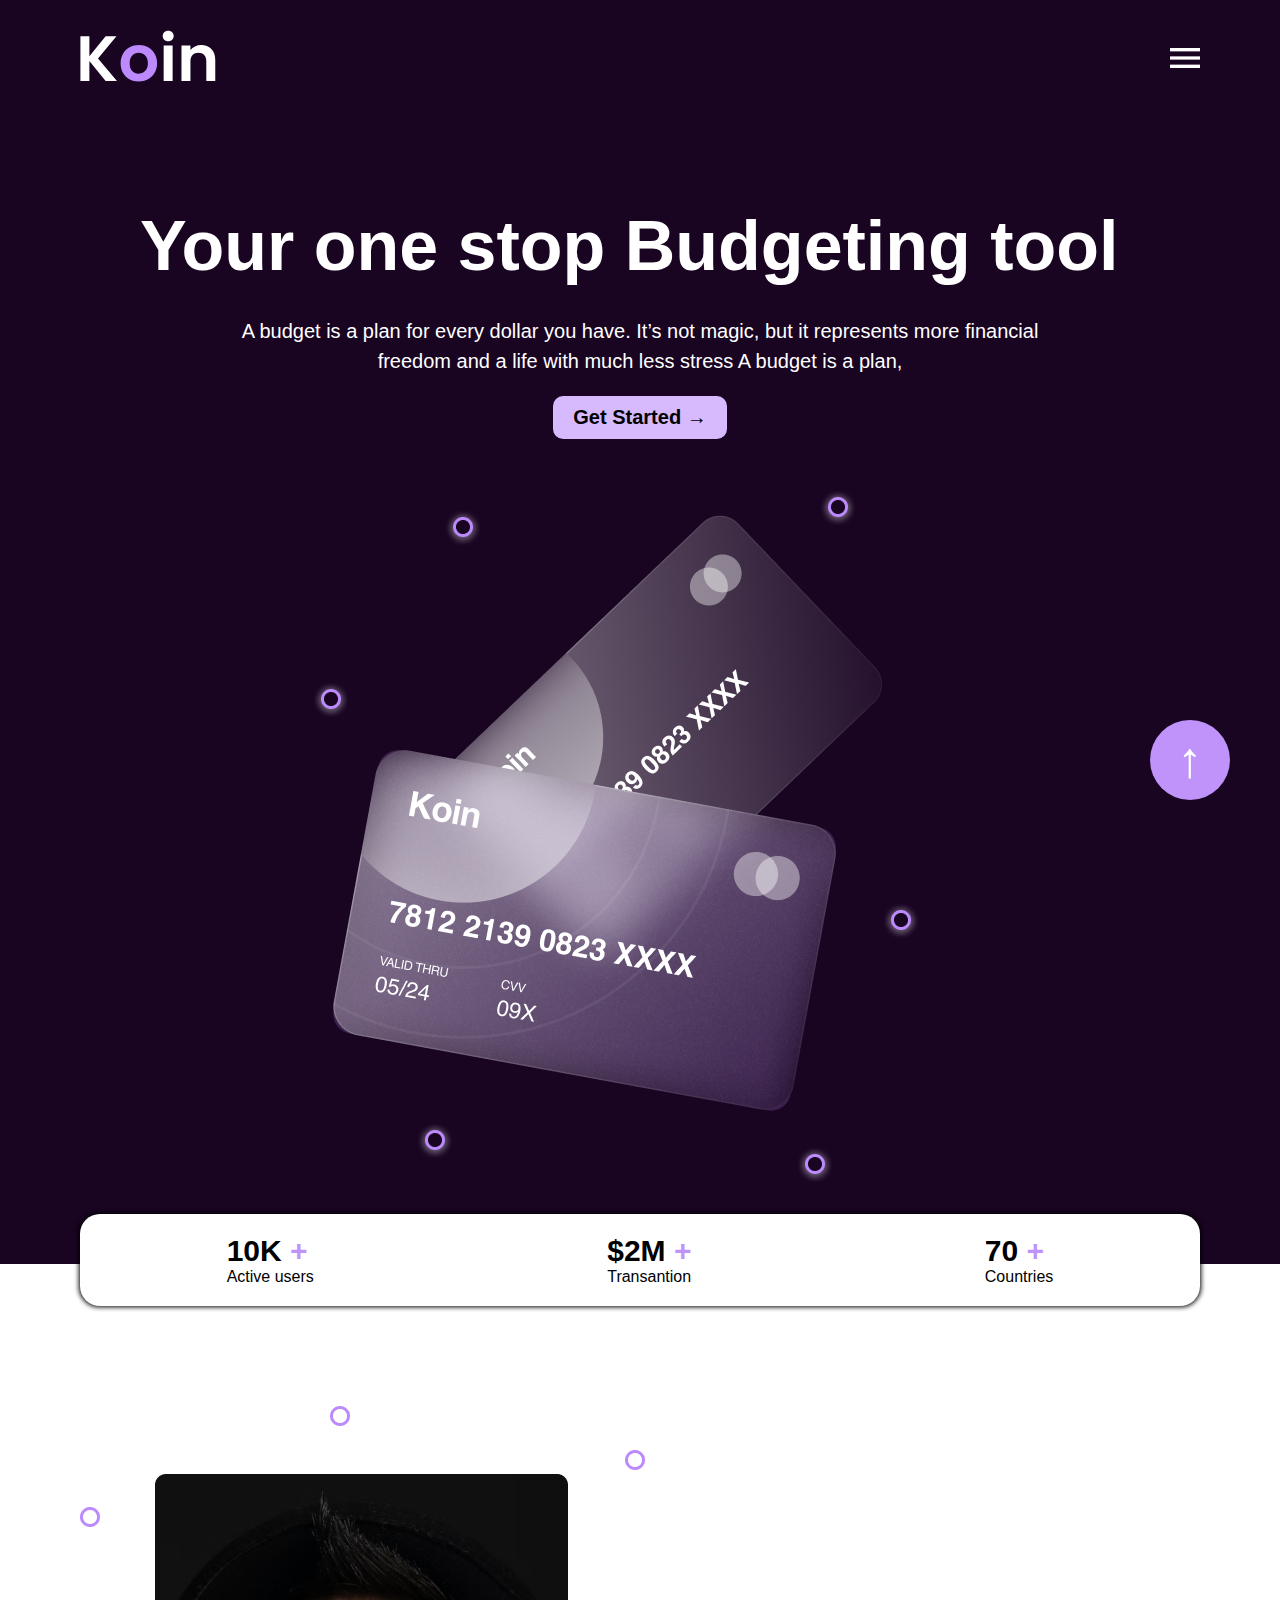
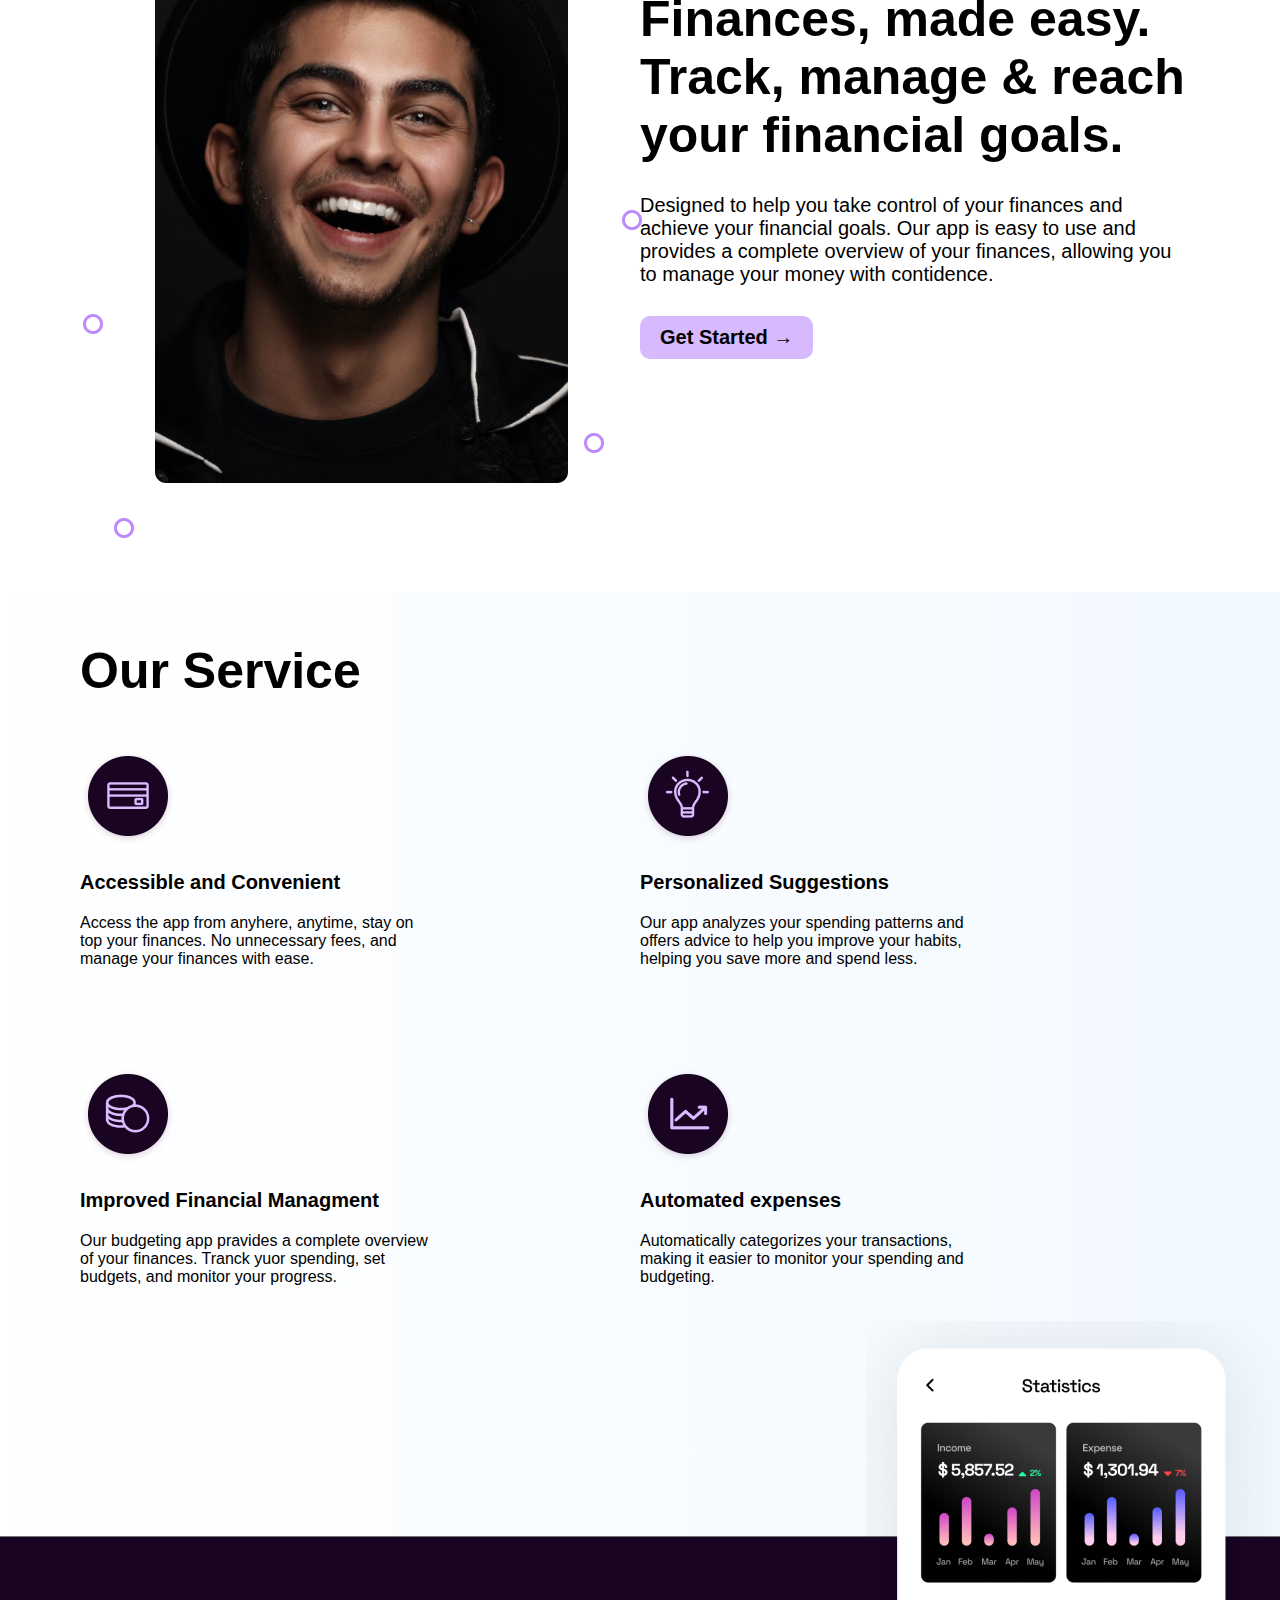
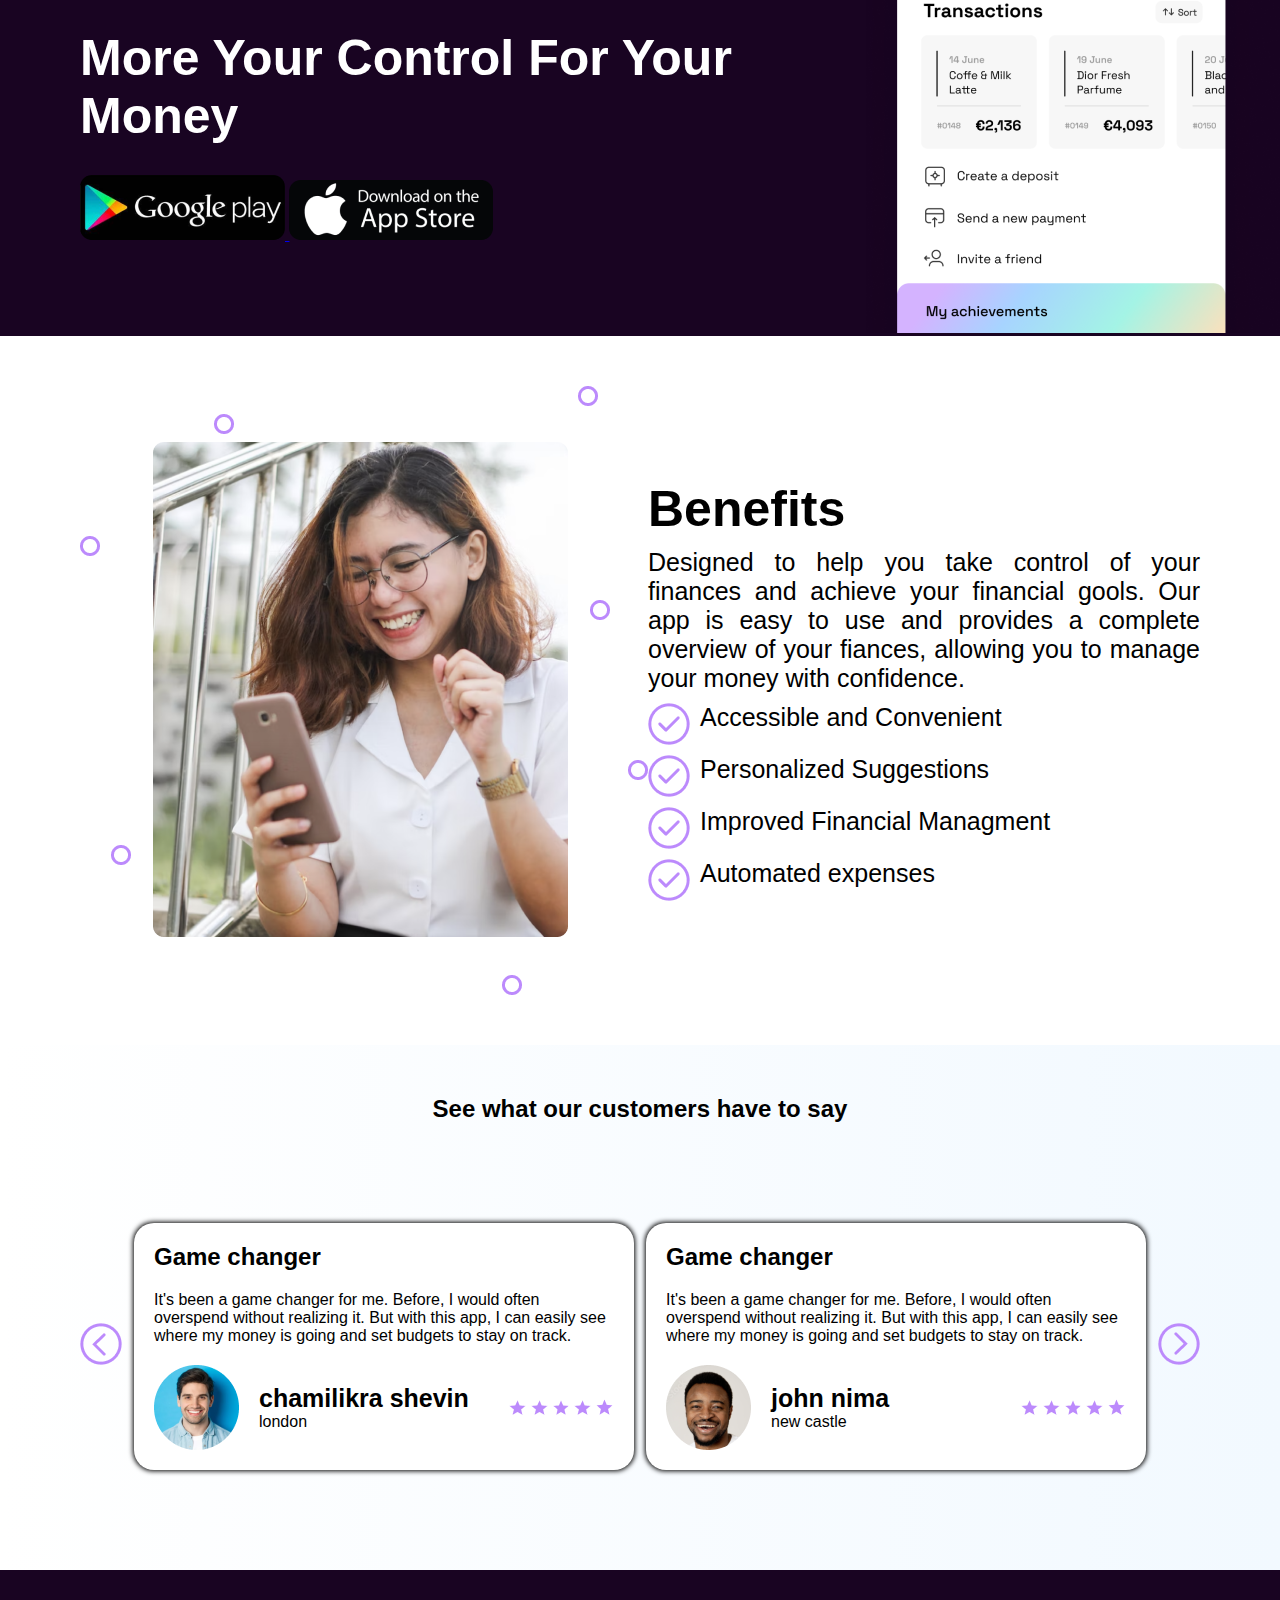
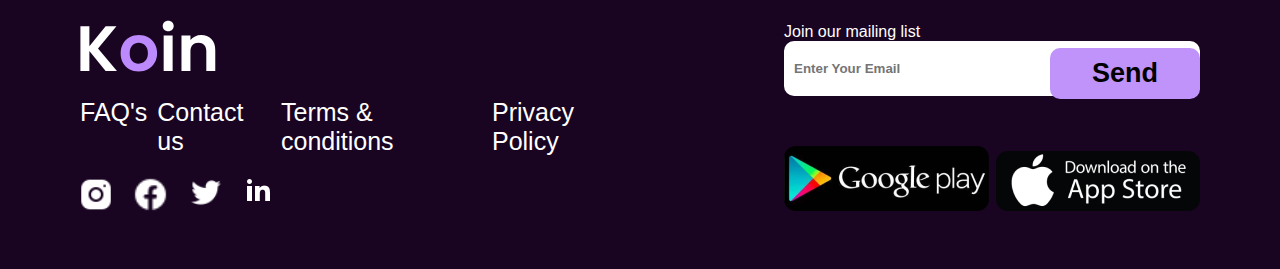
<file: Koin/index.html>
<!DOCTYPE html>
<html lang="en">
<head>
    <meta charset="UTF-8">
    <meta http-equiv="X-UA-Compatible" content="IE=edge">
    <meta name="viewport" content="width=device-width, initial-scale=1.0">
    <title>Document</title>
    <link rel="stylesheet" href="./style.css">
</head>
<body>
    <div class="container">
        <header>
            <a href="#">
                <img src="./assets/photos/logo.svg" alt="logo">
            </a>
            <a href="#">
                <img src="./assets/photos/Vector.png" alt="" class="vector">
            </a>
            <ul>
                <li>
                    <a href="#">home</a>
                </li>
                <li>
                    <a href="#">about</a>
                </li>
                <li>
                    <a href="#">payment</a>
                </li>
                <li>
                    <a href="#">services</a>
                </li>
                <li>
                    <a href="#">contact us</a>
                </li>
                <li>
                    <button>
                        <a href="#">Sign in</a>
                    </button>
                </li>
            </ul>
        </header>

        <div class="section1">
            <div class="left_content">
                <h1>Your one stop Budgeting tool</h1>
                <p>A budget is a plan for every dollar you have. It’s not magic, 
                    but it represents more financial freedom and a life with much
                    less stress A budget is a plan, 
                </p>
                <button>
                    <a href="#">get started &rightarrow;</a>
                </button>
            </div>
            <div class="right_content">
                <img src="./assets/photos/kart.png" alt="kart">
            </div>
        </div>

        <div class="section2">
            <div class="box">
                <div>
                    <a href="#">10K <span>+</span></a>
                    <p>Active users</p>
                </div>
                <div>
                    <a href="#">$2M <span>+</span></a>
                    <p>Transantion</p>
                </div>
                <div>
                    <a href="#">70 <span>+</span></a>
                    <p>Countries</p>
                </div>
            </div>

            <div class="content_box">
                <div class="left_content">
                    <img src="./assets/photos/finances.png" alt="finance">
                </div>
                <div class="right_content">
                    <h1>Finances, made easy. Track, manage & reach your financial goals.</h1>
                    <p>Designed to help you take control of your finances and achieve your financial goals. Our app is easy to use and provides a complete overview of your finances, allowing you to manage your money with contidence.</p>
                    <button>
                        <a href="#">Get Started &rightarrow;</a>
                    </button>
                </div>
            </div>
        </div>

        <div class="section3">
            <div class="service_box">
                <h1>our service</h1>
                <div class="row">
                    <div>
                        <a href="#">
                            <img src="./assets/photos/service1.png" alt="service-1">
                        </a>
                        <a href="#">Accessible and Convenient</a>
                        <p>Access the app from anyhere, anytime, stay on top your finances. No unnecessary fees, and manage your finances with ease.</p>
                    </div>
                    <div>
                        <a href="#">
                            <img src="./assets/photos/service2.png" alt="service-2">
                        </a>
                        <a href="#">Personalized Suggestions</a>
                        <p>Our app analyzes your spending patterns and offers advice to help you improve your habits, helping you save more and spend less.</p>
                    </div>
                </div>
                
                <div class="row">
                    <div>
                        <a href="#">
                            <img src="./assets/photos/service3.png" alt="service-1">
                        </a>
                        <a href="#">Improved Financial Managment</a>
                        <p>Our budgeting app pravides a complete overview of your finances. Tranck yuor spending, set budgets, and monitor your progress.</p>
                    </div>
                    <div>
                        <a href="#">
                            <img src="./assets/photos/service4.png" alt="service-2">
                        </a>
                        <a href="#">Automated expenses</a>
                        <p>Automatically categorizes your transactions, making it easier to monitor your spending and budgeting.</p>
                    </div>
                </div>
            </div>
                
            <div class="content">
                <div class="left_content">
                    <h1>More your control for your money</h1>
                    <div class="media_box">
                        <a href="#">
                            <img src="./assets/photos/googleplay.png" alt="google-play">
                        </a>
                        <a href="#">
                            <img src="./assets/photos/appstore.png" alt="app-store">
                        </a>
                    </div>
                </div>
                
                <div class="right_content">
                    <img src="./assets/photos/statistics.png" alt="statistics">
                </div>
            </div>
        </div>

        <div class="section4">
            <img src="./assets/photos/benefit.png" alt="benefit">
            <div class="benefits">
                <h1>Benefits</h1>
                <p>Designed to help you take control of your finances and achieve your financial gools. Our app is easy to use and provides a complete overview of your fiances, allowing you to manage your money with confidence.</p>
                
                <div class="list">
                    <img src="./assets/photos/benefit_icon.png" alt="done">
                    <p>Accessible and Convenient</p>
                </div>
                <div class="list">
                    <img src="./assets/photos/benefit_icon.png" alt="done">
                    <p>Personalized Suggestions</p>
                </div>
                <div class="list">
                    <img src="./assets/photos/benefit_icon.png" alt="done">
                    <p>Improved Financial Managment</p>
                </div>
                <div class="list">
                    <img src="./assets/photos/benefit_icon.png" alt="done">
                    <p>Automated expenses</p>
                </div>
            </div>
        </div>

        <footer>
            <h2>See what our customers have to say</h2>
            <div class="content1">
                <a href="#">
                    <img src="./assets/photos/left_arrow.png" alt="left-arrow">
                </a>
                <div class="box">
                    <h2>Game changer</h2>
                    <p>It's been a game changer for me. Before, I would often overspend without realizing it. But with this app, I can easily see where my money is going and set budgets to stay on track.</p>
                    <div class="about_box">
                        <div class="about">
                            <img src="./assets/photos/chamlikra.png" alt="chamilikra-shevin">
                            <div>
                                <a href="#">chamilikra shevin</a>
                                <p>london</p>
                            </div>
                        </div>
                        <img src="./assets/photos/stars.png" alt="stars">
                    </div>
                </div>
                
                <div class="box">
                    <h2>Game changer</h2>
                    <p>It's been a game changer for me. Before, I would often overspend without realizing it. But with this app, I can easily see where my money is going and set budgets to stay on track.</p>
                    <div class="about_box">
                        <div class="about">
                            <img src="./assets/photos/john.png" alt="john-nima">
                            <div>
                                <a href="#">john nima</a>
                                <p>new castle</p>
                            </div>
                        </div>
                        <img src="./assets/photos/stars.png" alt="stars">
                    </div>
                </div>
                <a href="#">
                    <img src="./assets/photos/right_arrow.png" alt="right-arrow">
                </a>
            </div>

            <div class="content2">
                <div class="left_content">
                    <a href="#">
                        <img src="./assets/photos/logo.svg" alt="logo">
                    </a>
                    <div class="list">
                        <a href="#">FAQ's</a>
                        <a href="#">Contact us</a>
                        <a href="#">Terms & conditions</a>
                        <a href="#">Privacy Policy</a>
                    </div>
                    <div class="social_medias">
                        <a href="#">
                            <img src="./assets/photos/instagram.svg" alt="instagram">
                        </a>
                        <a href="#">
                            <img src="./assets/photos/facebook.svg" alt="facebook">
                        </a>
                        <a href="#">
                            <img src="./assets/photos/twitter.svg" alt="twitter">
                        </a>
                        <a href="#">
                            <img src="./assets/photos/linkedin.svg" alt="linkedin">
                        </a>
                    </div>
                </div>

                <div class="right_content">
                    <form action="#">
                        <p>Join our mailing list</p>
                        <input type="email" placeholder="Enter Your Email" class="email_input">
                        <input type="submit" value="Send" class="submit">
                    </form>
                    <div class="media_box">
                        <a href="#">
                            <img src="./assets/photos/googleplay.png" alt="google-play">
                        </a>
                        <a href="#">
                            <img src="./assets/photos/appstore.png" alt="app-store">
                        </a>
                    </div>  
                </div>
            </div>
        </footer>
    </div>
    <a href="#" class="up_arrow">
        &uparrow;
    </a>
</body>
</html>
</file>
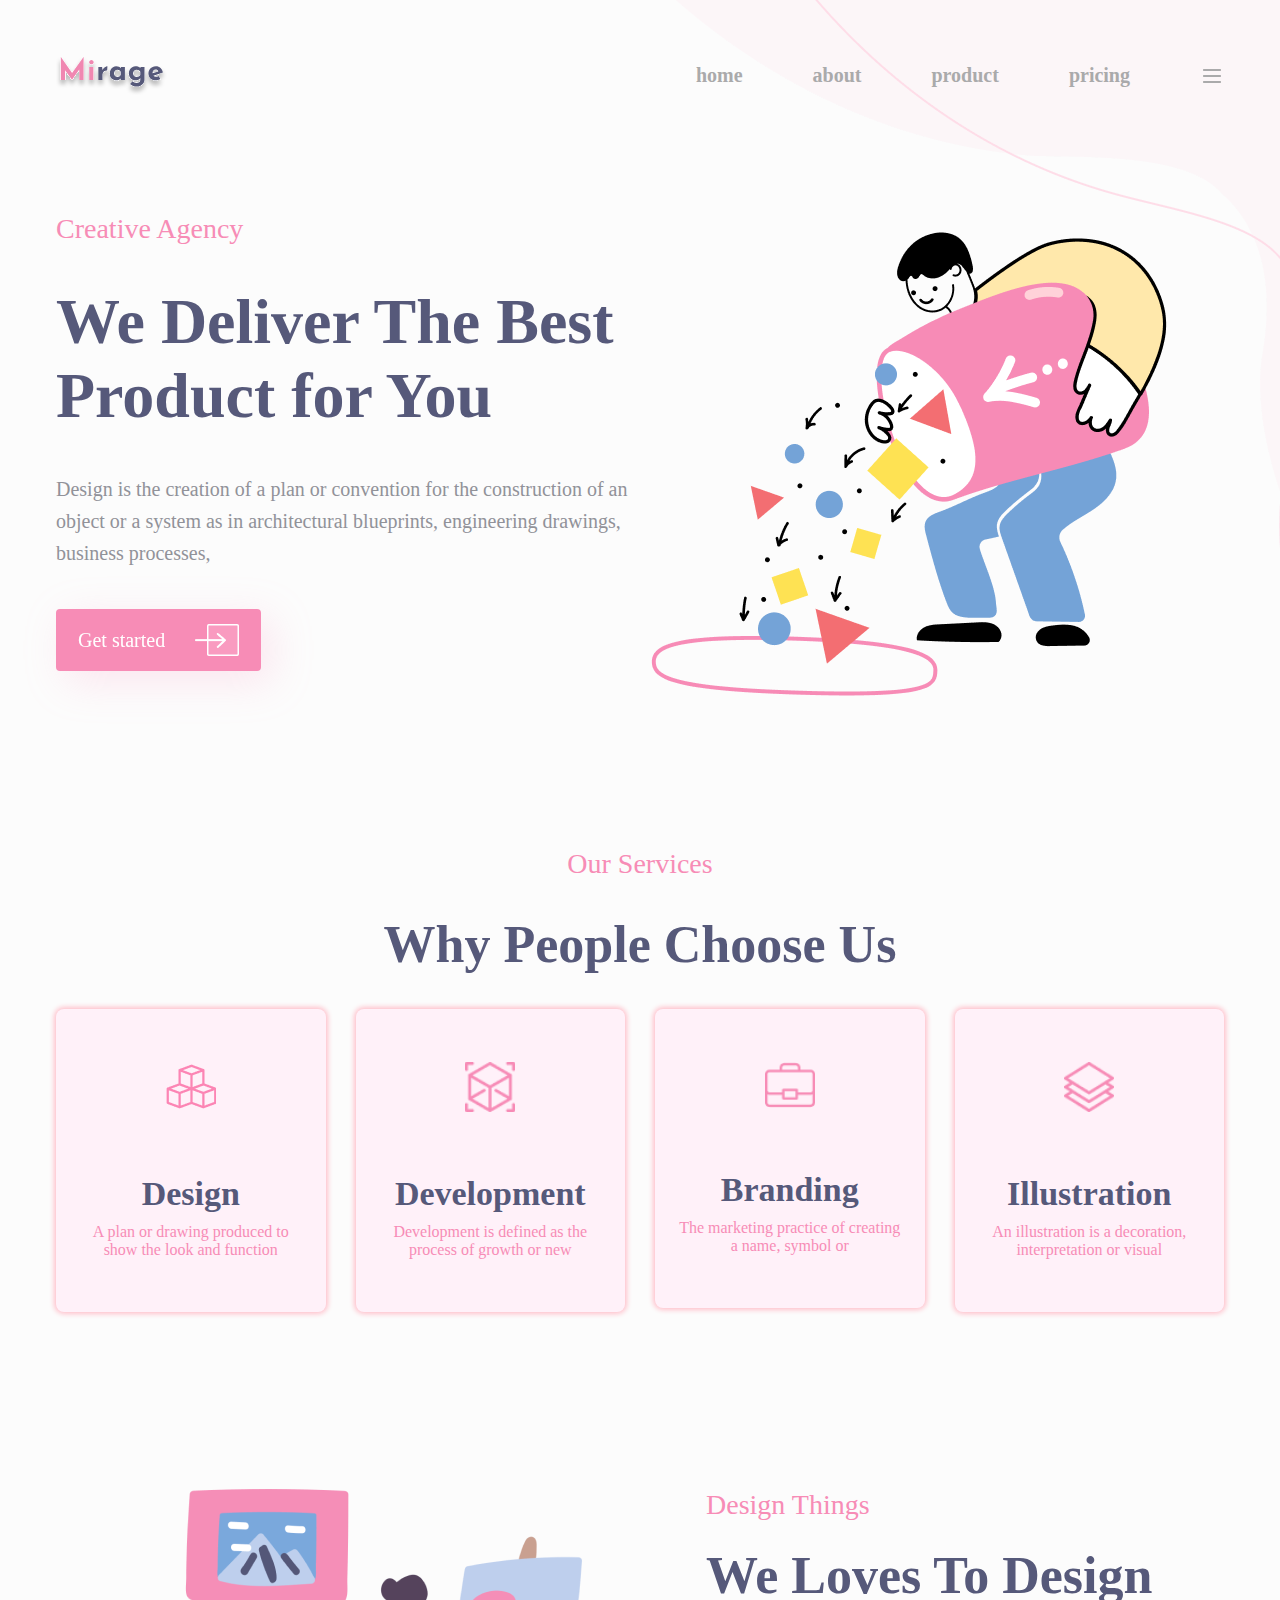
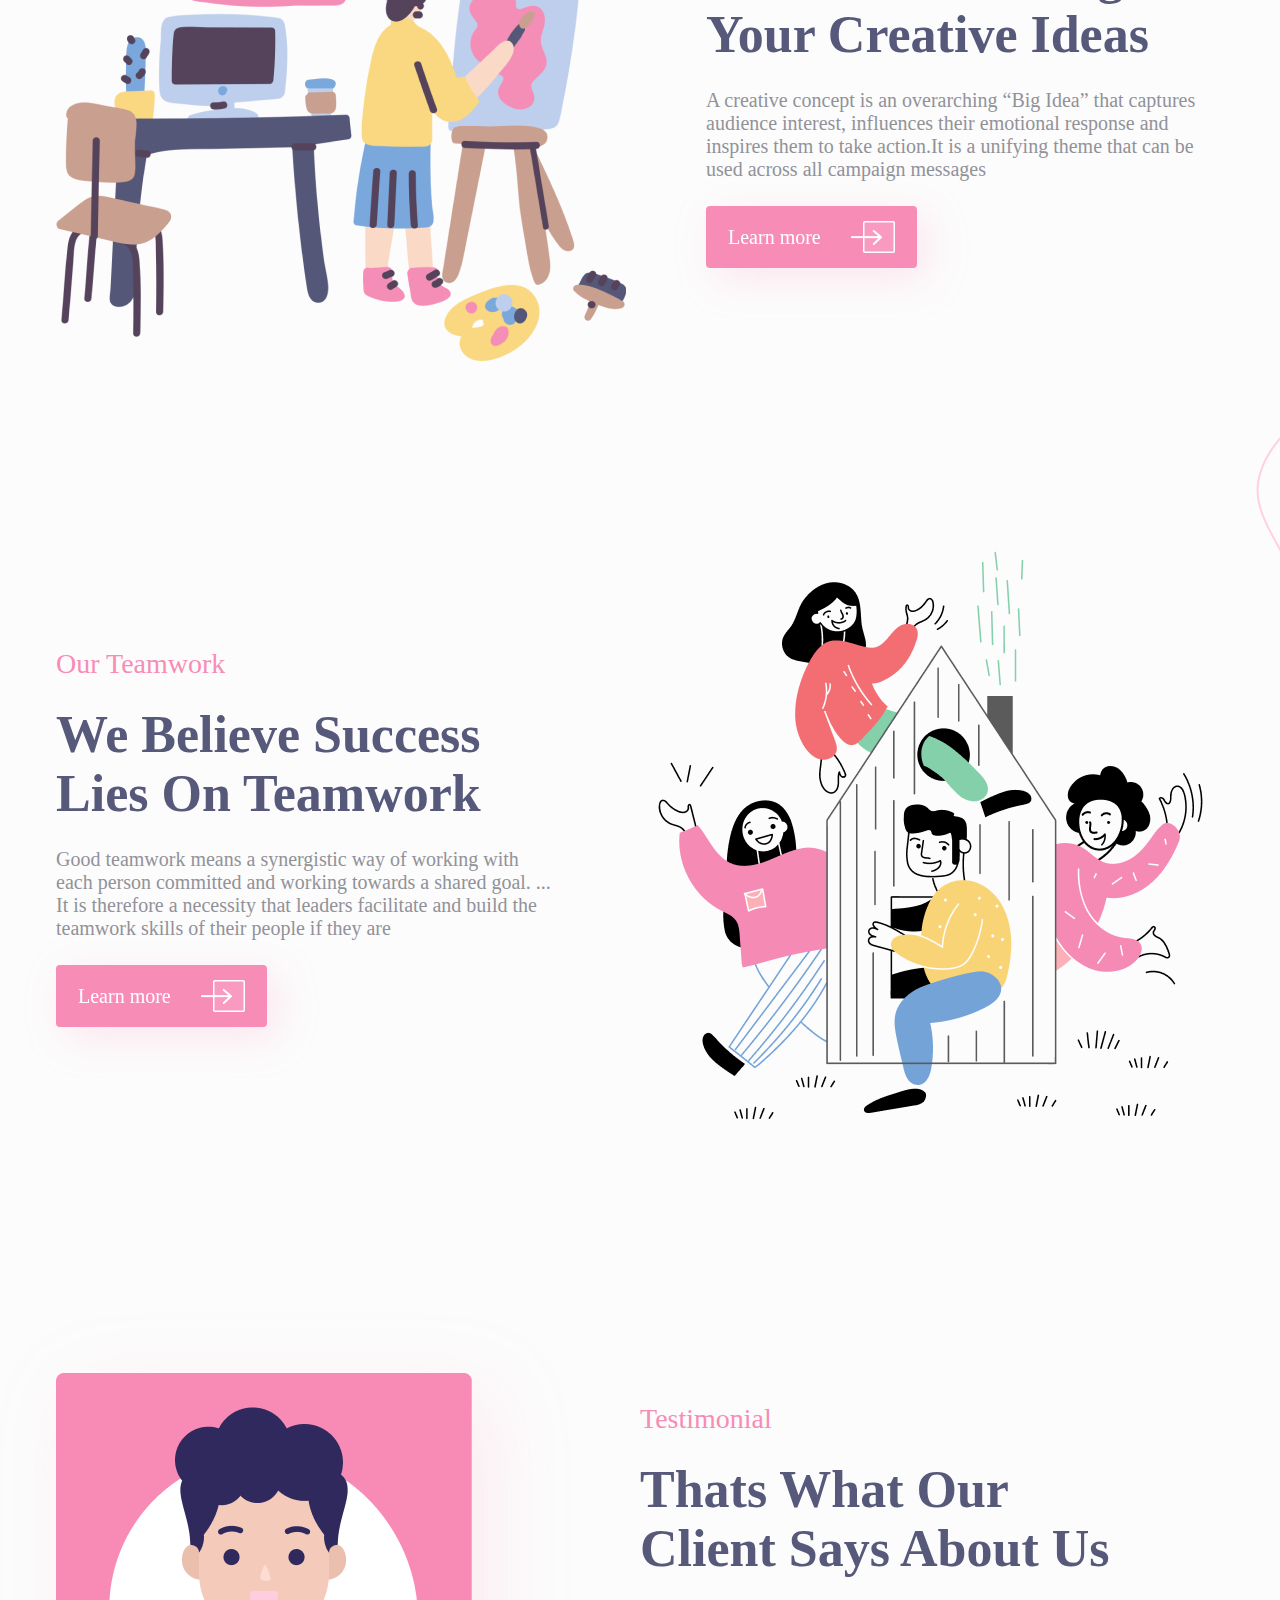
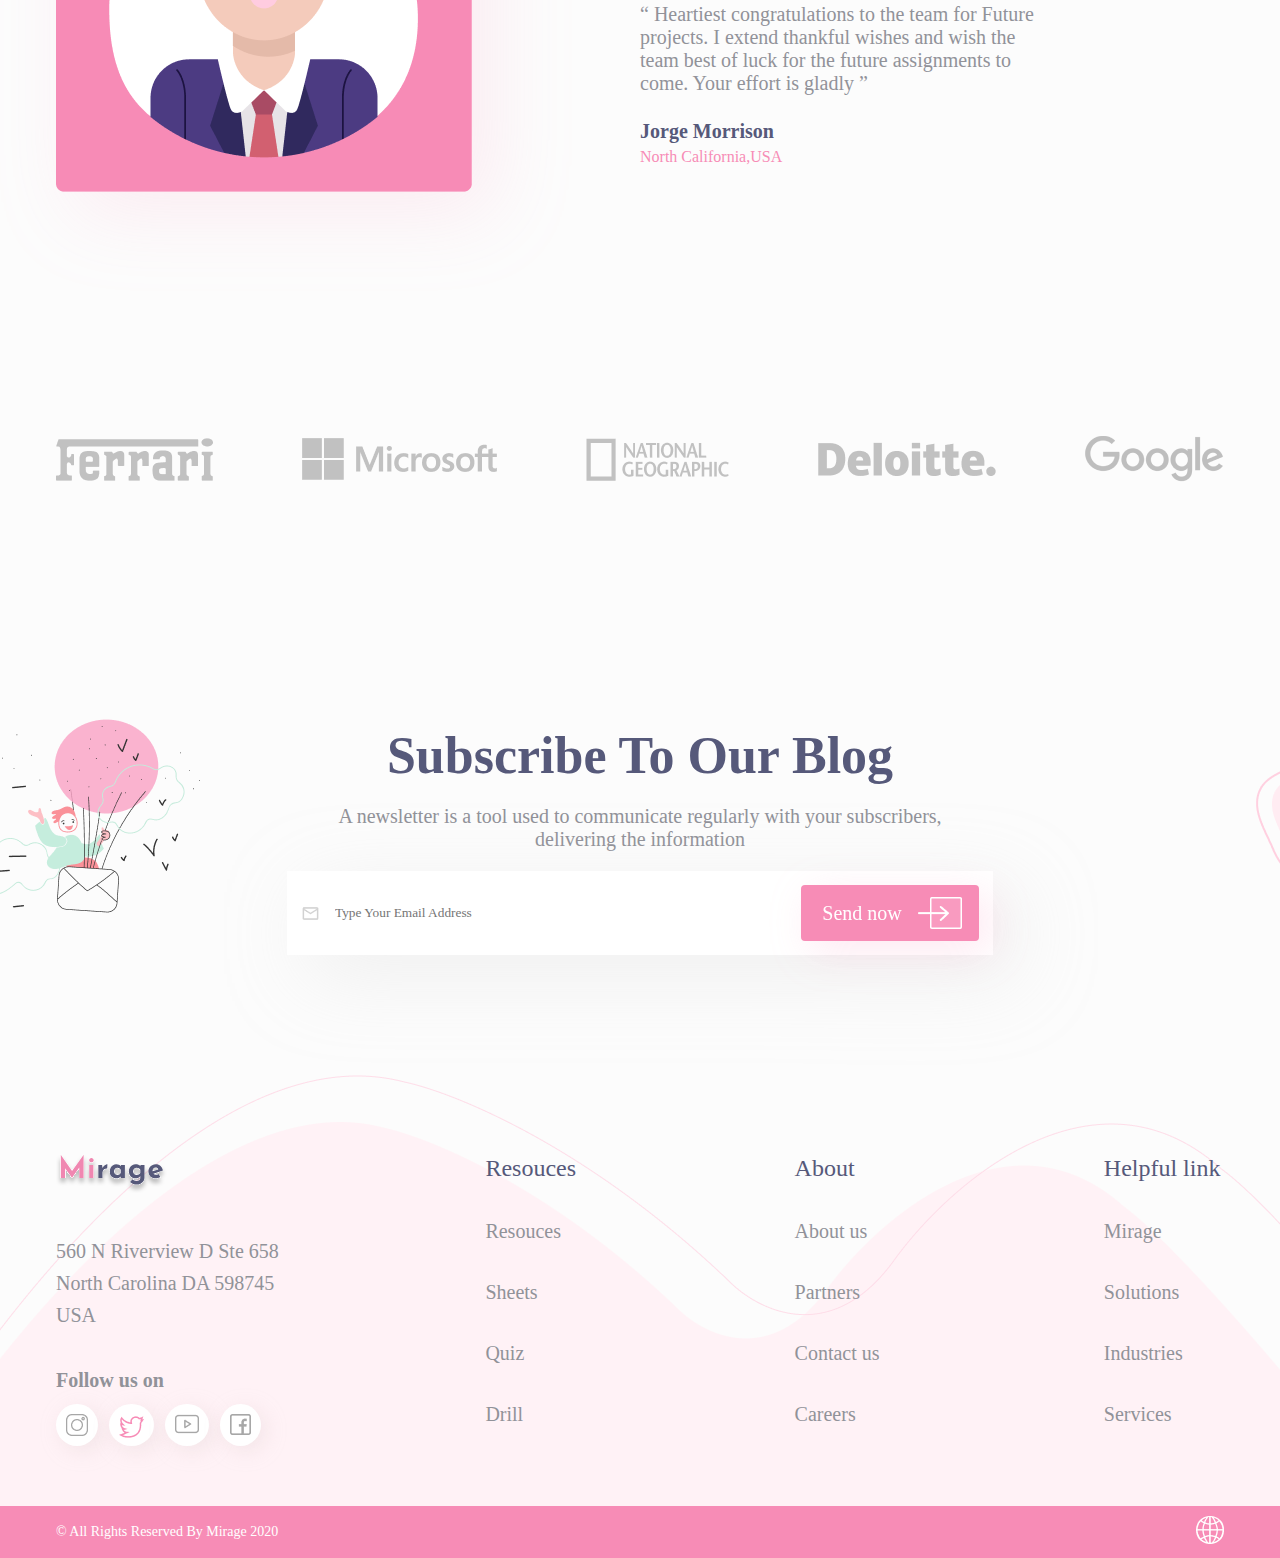
<file: mirage/index.html>
<!DOCTYPE html>
<html lang="en">
<head>
    <meta charset="UTF-8">
    <meta http-equiv="X-UA-Compatible" content="IE=edge">
    <meta name="viewport" content="width=device-width, initial-scale=1.0">
    <title>Document</title>
    <link rel="stylesheet" href="./css/style.css">
</head>
<body>
    <div class="container">
        <main>
            <header>
                <a href="#">
                    <img src="./assets/images/logo.svg" alt="">
                </a>
                
                <ul>
                    <li>
                        <a href="#">home</a>
                    </li>
                    <li>
                        <a href="#">about</a>
                    </li>
                    <li>
                        <a href="#">product</a>
                    </li>
                    <li>
                        <a href="#">pricing</a>
                    </li>
                    <li>
                        <a href="#">
                            <img src="./assets/images/menu.png" alt="">
                        </a>
                    </li>
                </ul>
            </header>
            
            <div class="section1">
                <h2>Creative Agency</h2>
                <h1>We Deliver The Best Product for You</h1>
                <p>Design is the creation of a plan or convention for the construction of an object or a system as in architectural blueprints, engineering drawings, business processes,</p>
                <a href="#">
                    <p>Get started</p>
                    <img src="./assets/images/right-arrow.png" alt="">
                </a>
            </div>
            
            <div class="section2">
                <p>Our Services</p>
                <h1>Why People Choose Us</h1>
                <div class="contents">
                    <a href="#" class="element1">
                        <img src="./assets/images/service1.png" alt="">
                        <h2>Design</h2>
                        <p>A plan or drawing produced to show the look and function</p>
                        <h3>Learn more &rightarrow;</h3>
                    </a>
                    <a href="#" class="element2">
                        <img src="./assets/images/service2.png" alt="">
                        <h2>Development</h2>
                        <p>Development is defined as the process of growth or new </p>
                        <h3>Learn more &rightarrow;</h3>
                    </a>
                    <a href="#" class="element3">
                        <img src="./assets/images/service3.png" alt="">
                        <h2>Branding</h2>
                        <p>The marketing practice of creating a name, symbol or </p>
                        <h3>Learn more &rightarrow;</h3>
                    </a>
                    <a href="#" class="element4">
                        <img src="./assets/images/service4.png" alt="">
                        <h2>Illustration</h2>
                        <p>An illustration is a decoration, interpretation or visual</p>
                        <h3>Learn more &rightarrow;</h3>
                    </a>
                </div>
            </div>
            
            <div class="section3">
                <div class="left_content">
                    <img src="./assets/images/main-img2.png" alt="">
                </div>
                <div class="right_content">
                    <h2>Design Things</h2>
                    <h1>We Loves To Design Your Creative Ideas</h1>
                    <p>A creative concept is an overarching “Big Idea” that captures audience interest, influences their emotional response and inspires them to take action.It is a unifying theme that can be used across all campaign messages </p>
                    <a href="#">
                        <p>Learn more</p>
                        <img src="./assets/images/right-arrow.png" alt="">
                    </a>
                </div>
            </div>
            
            <div class="section4">
                <div class="left_content">
                    <h2>Our Teamwork</h2>
                    <h1>We Believe Success Lies On Teamwork</h1>
                    <p>Good teamwork means a synergistic way of working with each person committed and working towards a shared goal. ... It is therefore a necessity that leaders facilitate and build the teamwork skills of their people if they are</p>
                    <a href="#">
                        <p>Learn more</p>
                        <img src="./assets/images/right-arrow.png" alt="">
                    </a>
                </div>
                <div class="right_content">
                    <img src="./assets/images/main-img3.png" alt="">
                </div>
            </div>
            
            <div class="section5">
                <div class="left_content">
                    <img src="./assets/images/main-img4.png" alt="">
                </div>
                <div class="right_content">
                    <h2>Testimonial</h2>
                    <h1>Thats What Our Client Says About Us</h1>
                    <p>“ Heartiest congratulations to the team for Future projects. I extend thankful wishes and wish the team best of luck for the future assignments to come. Your effort is gladly ”</p>
                    <div>
                        <h2>Jorge Morrison</h2>
                        <p>North California,USA</p>
                    </div>
                </div>
            </div>
            
            <div class="section6">
                <a href="#">
                    <img src="./assets/images/ferrari.png" alt="">
                </a>
                <a href="#">
                    <img src="./assets/images/microsoft.png" alt="">
                </a>
                <a href="#">
                    <img src="./assets/images/national.png" alt="">
                </a>
                <a href="#">
                    <img src="./assets/images/deloitte.png" alt="">
                </a>
                <a href="#">
                    <img src="./assets/images/google.png" alt="">
                </a>
            </div>
            
            <form action="#" class="section7">
                <h1>Subscribe To Our Blog</h1>
                <p>A newsletter is a tool used to communicate regularly with your subscribers, delivering the information</p>
                <div class="input_box">
                    <img src="./assets/images/mail.png" alt="">
                    <input type="email" placeholder="Type Your Email Address">
                    <a href="#">
                        <p>Send now</p>
                        <img src="./assets/images/right-arrow.png" alt="">
                    </a>
                </div>
            </form>
        </main>
            
        <div class="footer">
            <div class="main_footer">
                <div class="content1">
                    <a href="#">
                        <img src="./assets/images/logo.svg" alt="">
                    </a>
                    <div>
                        <h2>560 N Riverview D Ste 658</h2>
                        <h2>North Carolina DA 598745 USA</h2>
                    </div>
                    <div class="social_media">
                        <h3>Follow us on</h3>
                        <div>
                            <a href="#">
                                <img src="./assets/images/instagram.png" alt="">
                            </a>
                            <a href="#">
                                <img src="./assets/images/twitter.png" alt="">
                            </a>
                            <a href="#">
                                <img src="./assets/images/youtube.png" alt="">
                            </a>
                            <a href="#">
                                <img src="./assets/images/facebook.png" alt="">
                            </a>
                        </div>
                    </div>
                </div>
                
                <div class="content2">
                    <h2>Resouces</h2>
                    <a href="#">Resouces</a>
                    <a href="#">Sheets</a>
                    <a href="#">Quiz</a>
                    <a href="#">Drill</a>
                </div>
                
                <div class="content3">
                    <h2>About</h2>
                    <a href="#">About us</a>
                    <a href="#">Partners</a>
                    <a href="#">Contact us</a>
                    <a href="#">Careers</a>
                </div>
                
                <div class="content4">
                    <h2>Helpful link</h2>
                    <a href="#">Mirage</a>
                    <a href="#">Solutions</a>
                    <a href="#">Industries</a>
                    <a href="#">Services</a>
                </div>
            </div>    
            <footer>
                <p>&copy; All Rights Reserved By Mirage 2020</p>
                <a href="#">
                    <img src="./assets/images/web.png" alt="">
                </a>
            </footer>
        </div>
    </div>
</body>
</html>
</file>
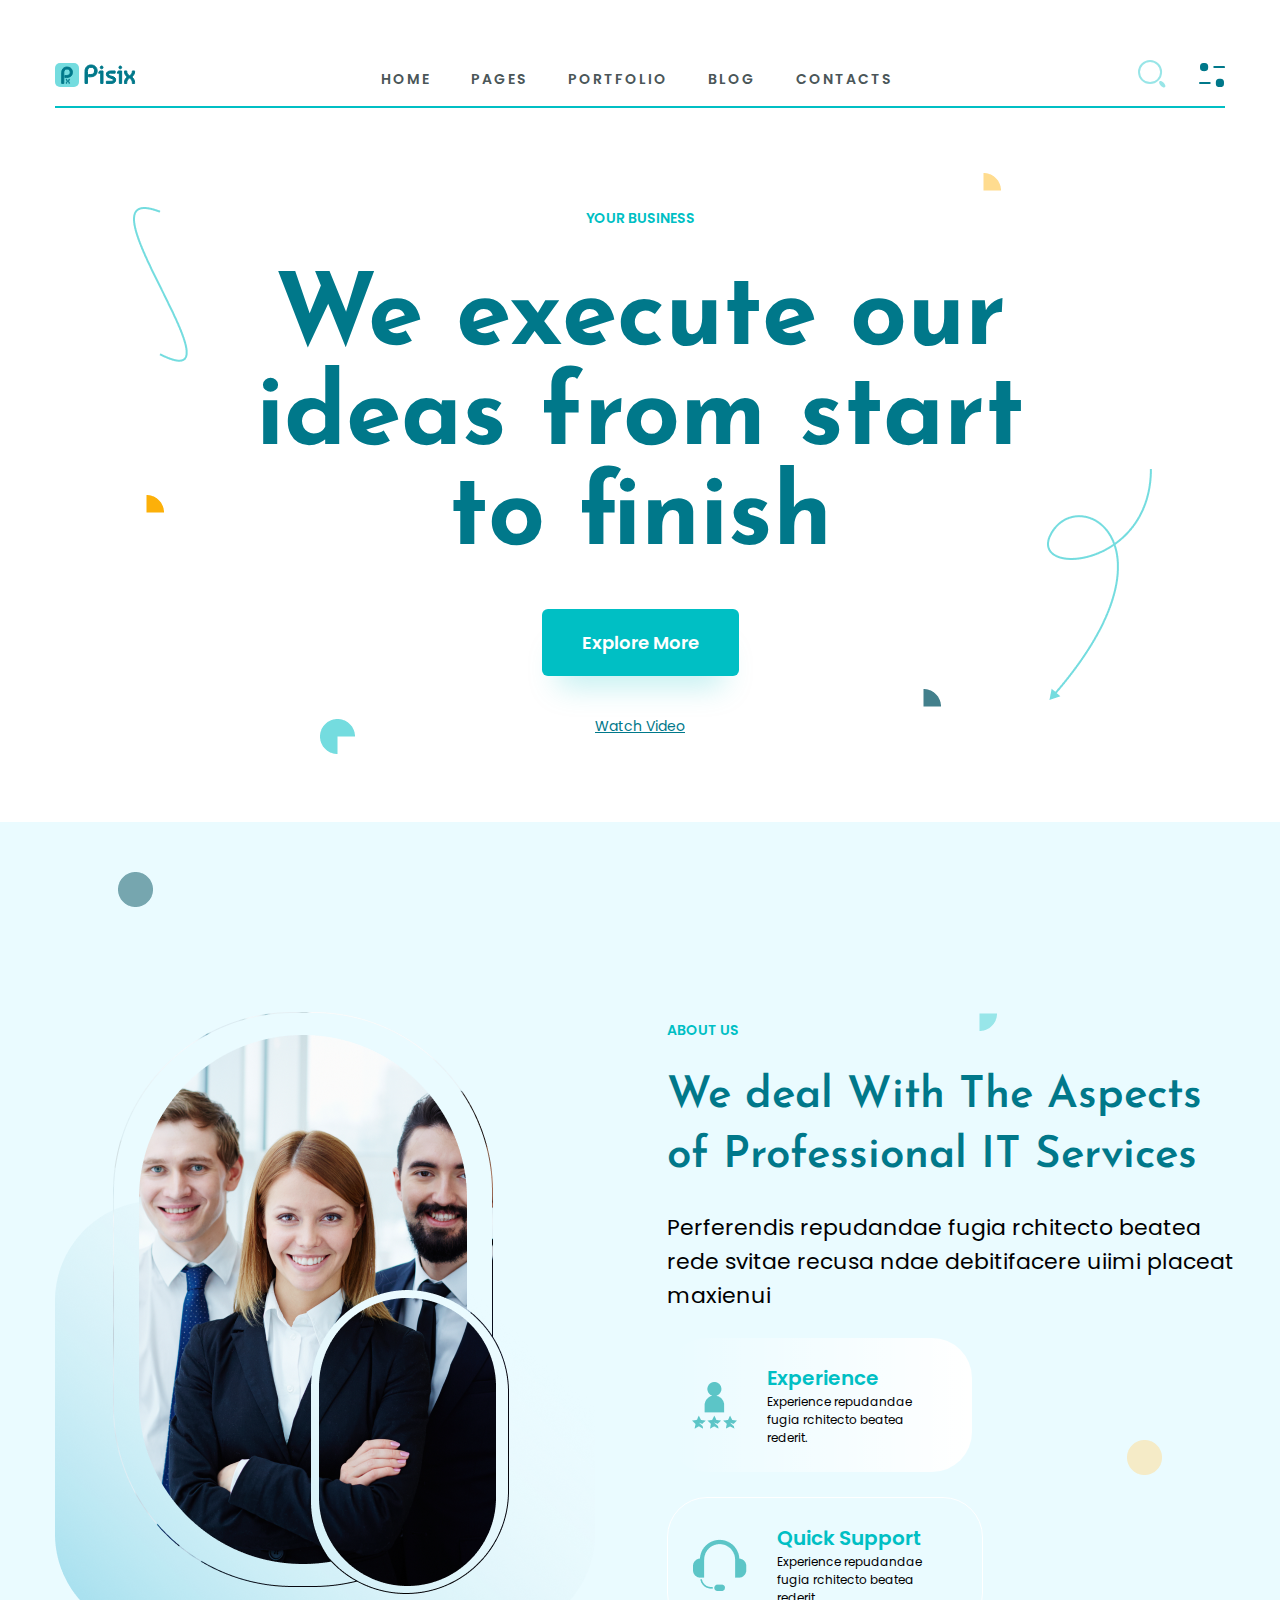
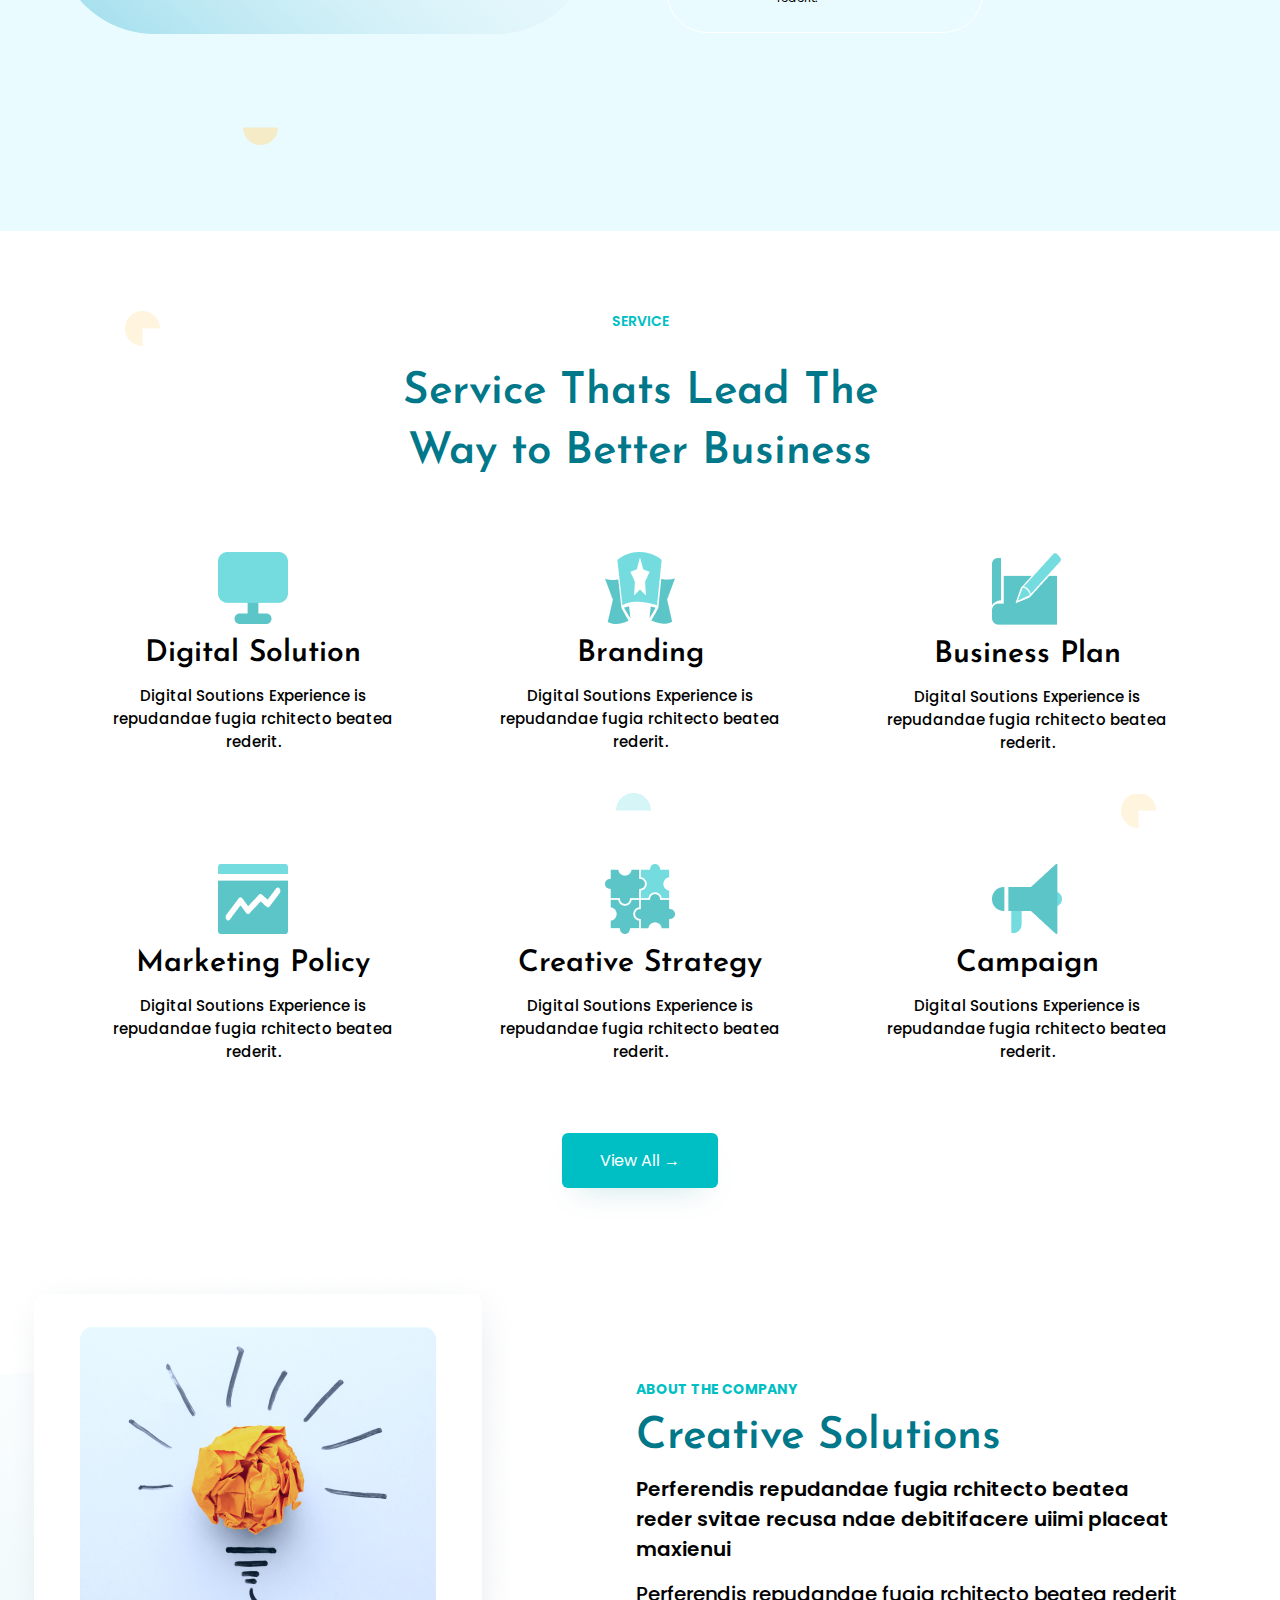
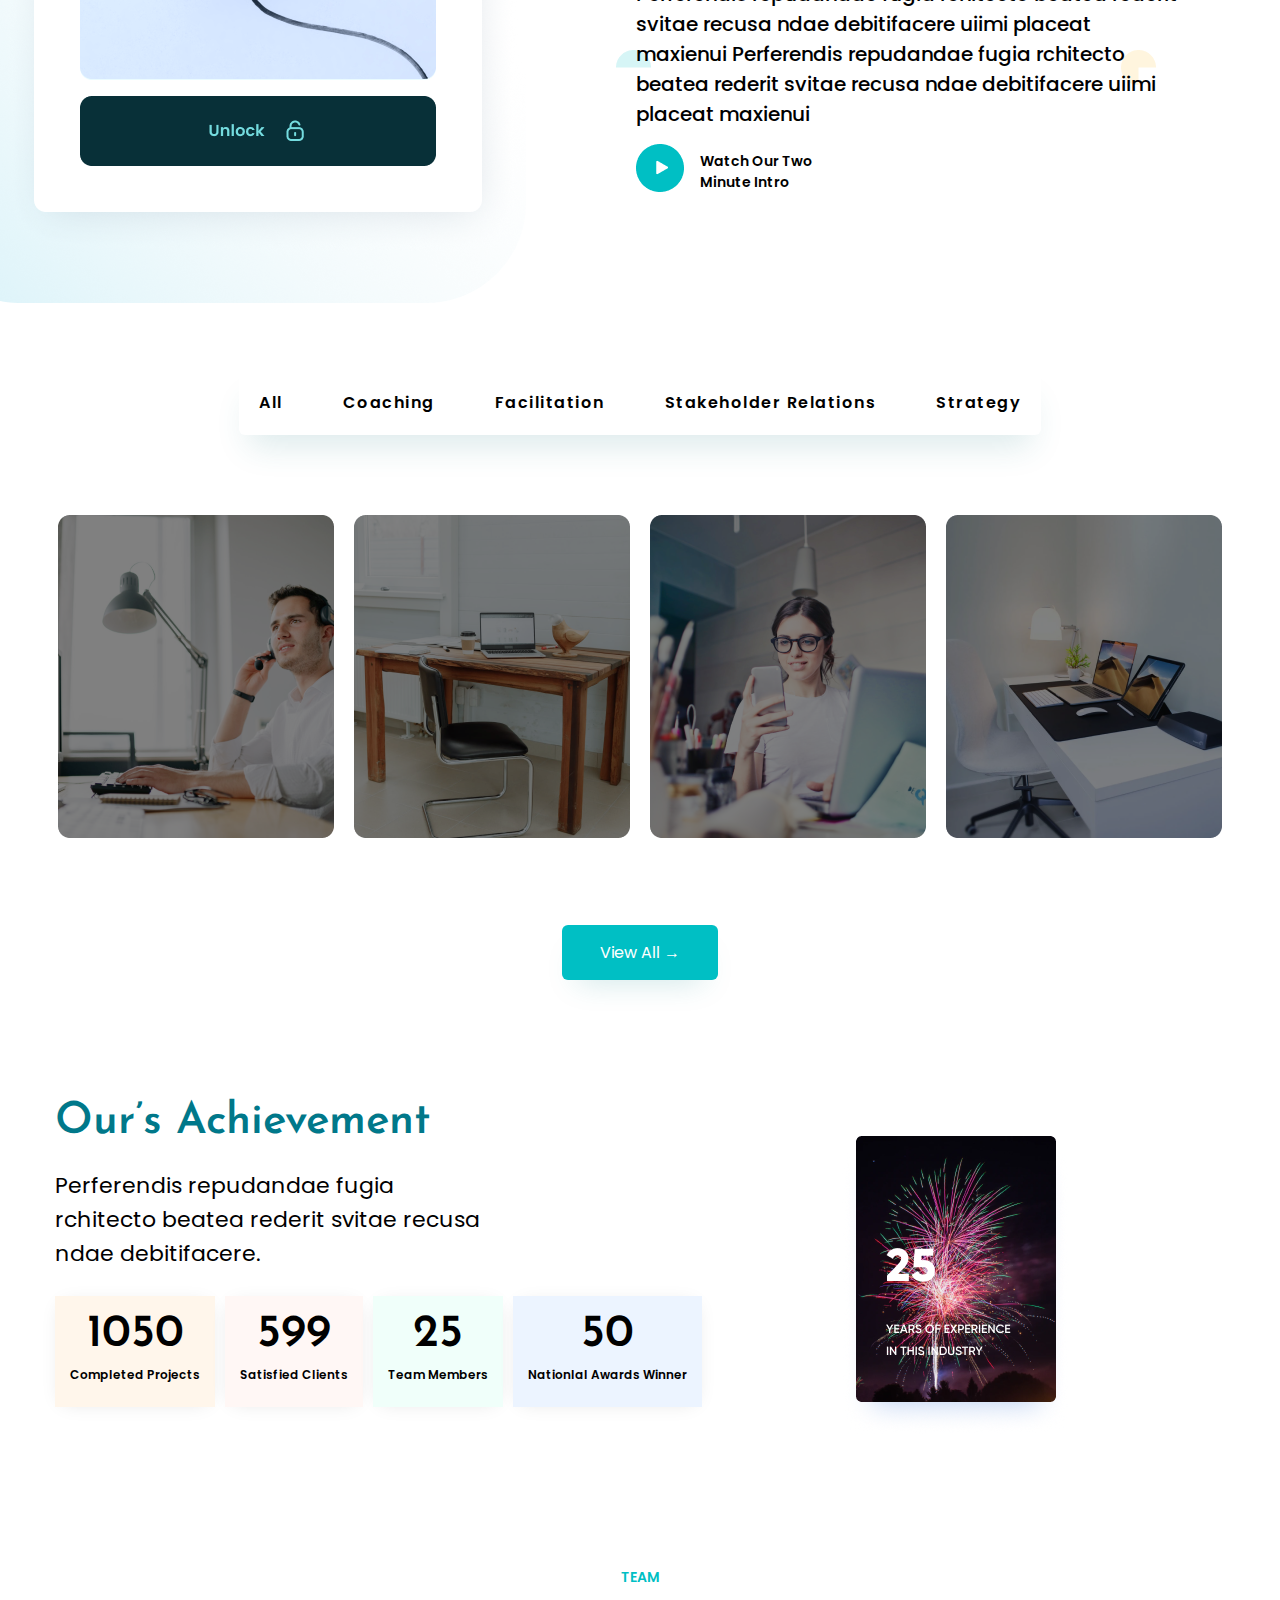
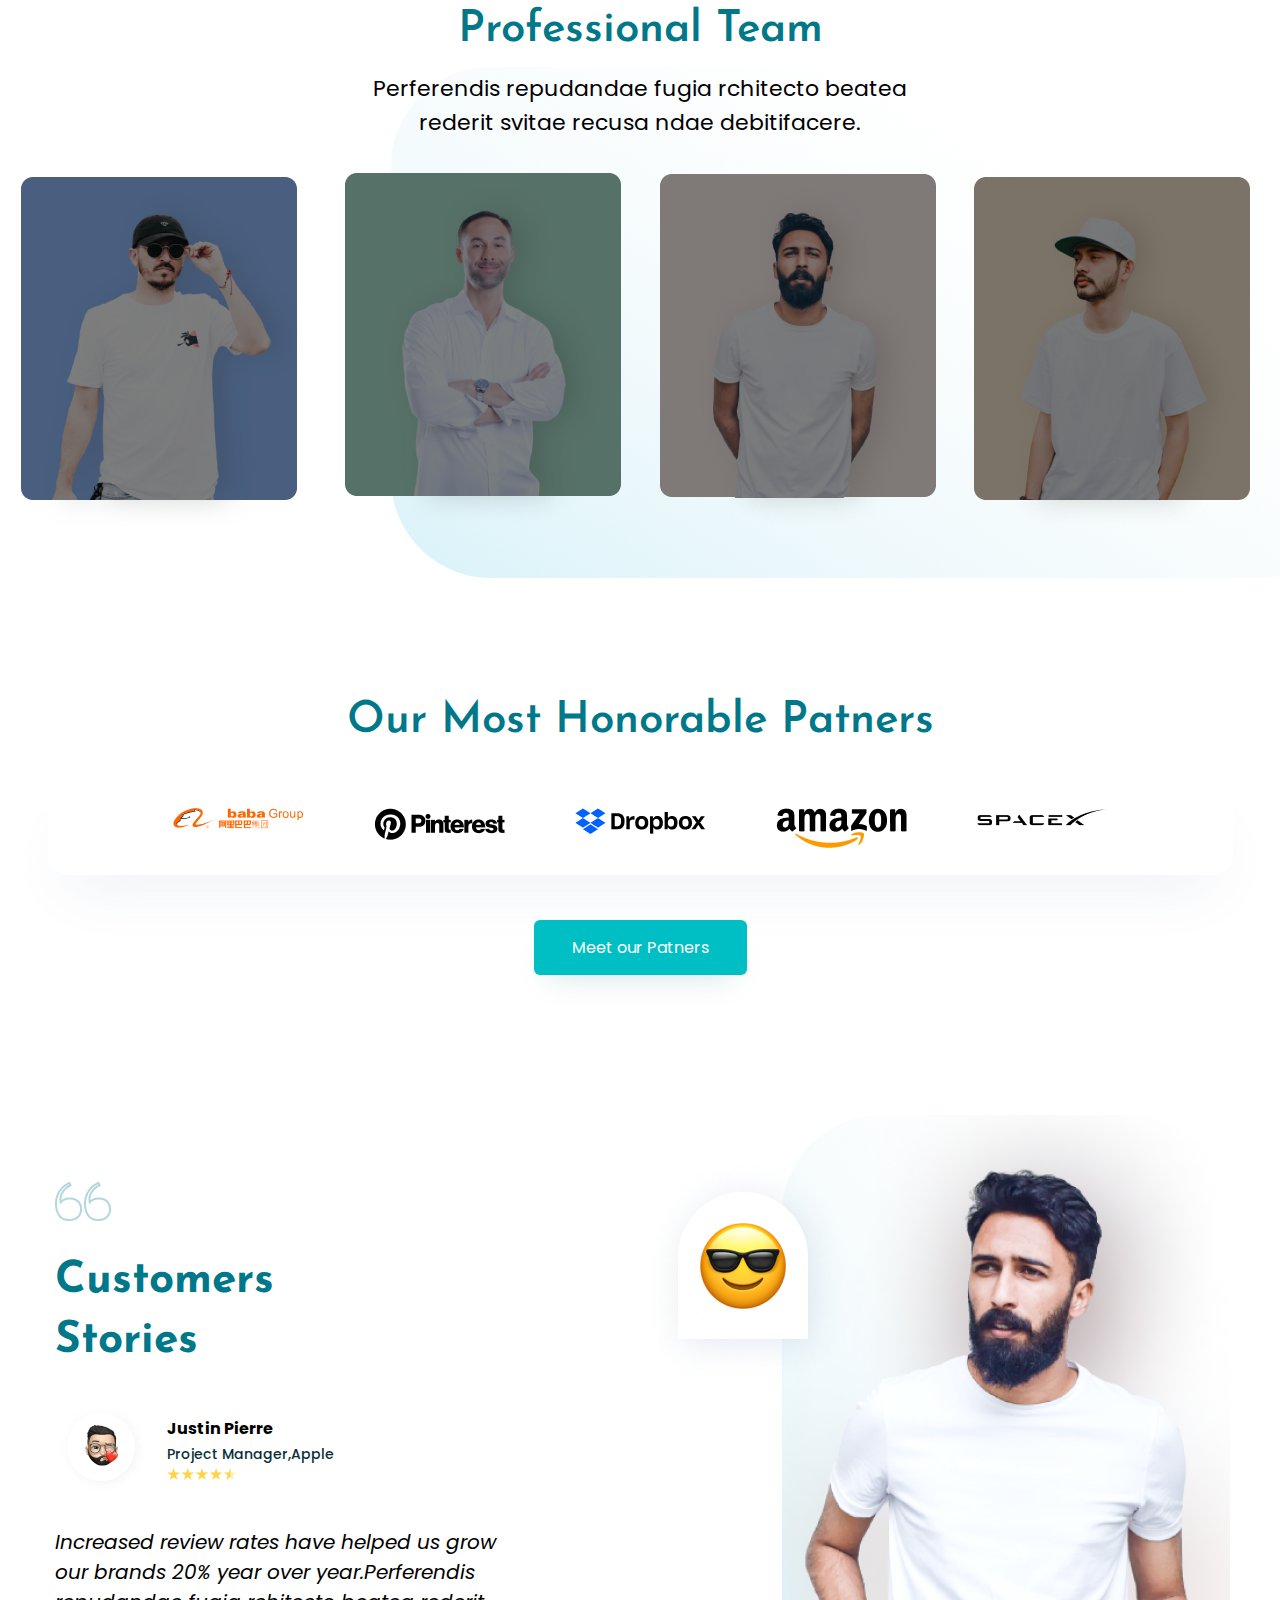
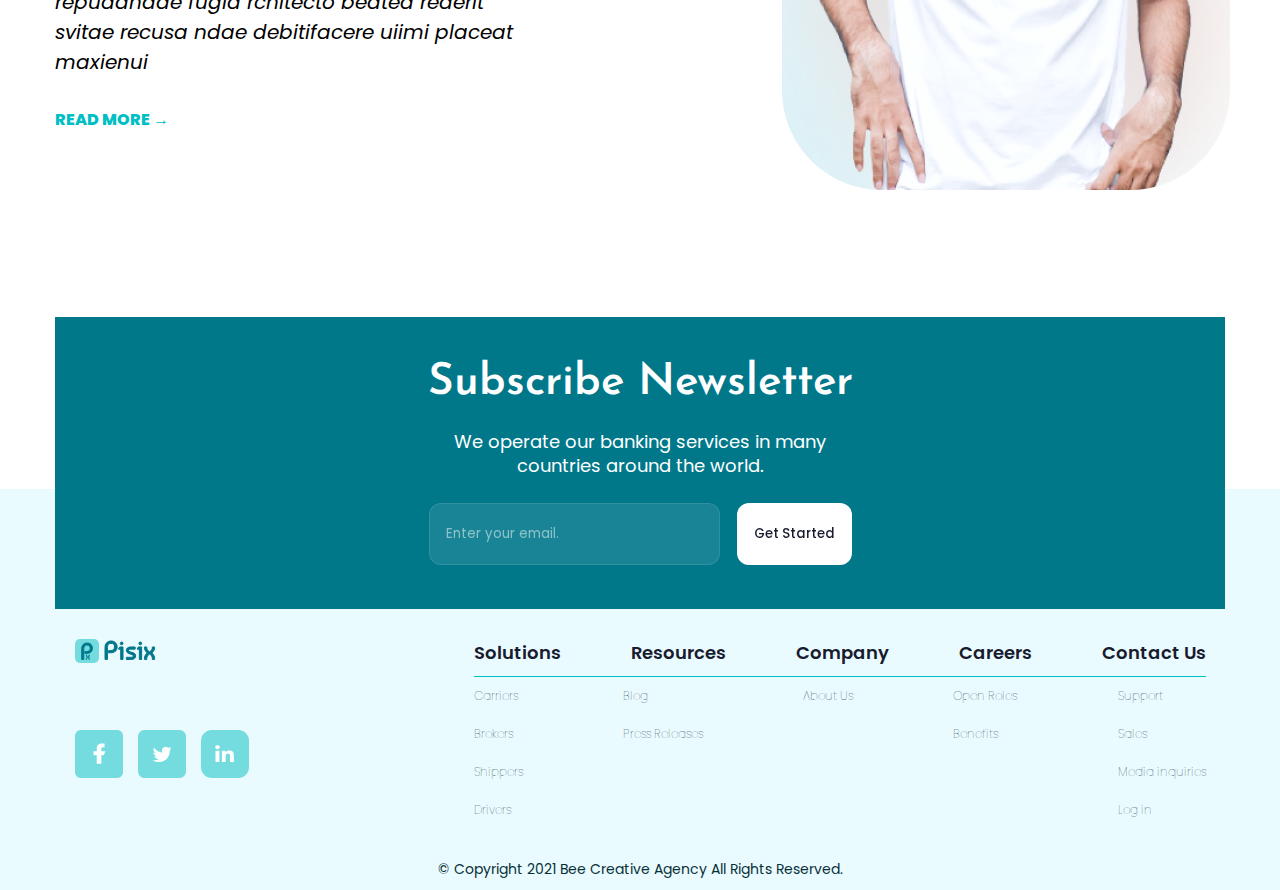
<file: pisix/index.html>
<!DOCTYPE html>
<html lang="en">
<head>
    <meta charset="UTF-8">
    <meta http-equiv="X-UA-Compatible" content="IE=edge">
    <meta name="viewport" content="width=device-width, initial-scale=1.0">
    <title>Document</title>
    <link rel="stylesheet" href="./css/style.css">
</head>
<body>
    <div class="container">
        <header>
            <div class="header_inside">
                <a href="#">
                    <img src="./assets/icons/Logo.svg" alt="">
                </a>
                <ul>
                    <li>
                        <a href="#">home</a>
                    </li>
                    <li>
                        <a href="#">pages</a>
                    </li>
                    <li>
                        <a href="#">portfolio</a>
                    </li>
                    <li>
                        <a href="#">blog</a>
                    </li>
                    <li>
                        <a href="#">contacts</a>
                    </li>
                </ul>
                <div class="menu_bar">
                    <a href="#">
                        <img src="./assets/icons/Search.svg" alt="">
                    </a>
                    <a href="#">
                        <img src="./assets/icons/menu.svg" alt="">
                    </a>
                </div>
            </div>
        </header>

        <div class="section1">
            <h3>YOUR BUSINESS</h3>
            <h1>We execute our ideas from start to finish</h1>
            <a href="#" class="button">Explore More</a>
            <a href="#" class="watch">Watch Video</a>
        </div>

        <div class="section2">
            <div class="left_content">
                <img src="./assets/images/section2-main.png" alt="">
            </div>
            <div class="right_content">
                <h3>ABOUT US</h3>
                <h2>We deal With The Aspects of Professional IT Services</h2>
                <p>Perferendis repudandae fugia rchitecto beatea rede svitae recusa ndae debitifacere uiimi placeat maxienui</p>
                <a href="#" class="item1">
                    <img src="./assets/images/section2-experience.png" alt="">
                    <div>
                        <h3>Experience</h3>
                        <p>Experience repudandae fugia rchitecto beatea rederit.</p>
                    </div>
                </a>
                <a href="#" class="item2">
                    <img src="./assets/images/section2-quick.png" alt="">
                    <div>
                        <h3>Quick Support</h3>
                        <p>Experience repudandae fugia rchitecto beatea rederit.</p>
                    </div>
                </a>
            </div>
        </div>

        <div class="section3">
            <h3>SERVICE</h3>
            <h2>Service Thats Lead The Way to Better Business</h2>
            <div class="first_row">
                <a href="#">
                    <div>
                        <img src="./assets/images/section3-digital.png" alt="">
                        <h2>Digital Solution</h2>
                        <p>Digital Soutions Experience is repudandae fugia rchitecto beatea rederit.</p>
                    </div>
                </a>
                <a href="#">
                    <div>
                        <img src="./assets/images/section3-branding.png" alt="">
                        <h2>Branding</h2>
                        <p>Digital Soutions Experience is repudandae fugia rchitecto beatea rederit.</p>
                    </div>
                </a>
                <a href="#">
                    <div>
                        <img src="./assets/images/section3-buisness.png" alt="">
                        <h2>Business Plan</h2>
                        <p>Digital Soutions Experience is repudandae fugia rchitecto beatea rederit.</p>
                    </div>
                </a>
            </div>

            <div class="second_row">
                <a href="#">
                    <div>
                        <img src="./assets/images/section3-marketing.png" alt="">
                        <h2>Marketing Policy</h2>
                        <p>Digital Soutions Experience is repudandae fugia rchitecto beatea rederit.</p>
                    </div>
                </a>
                <a href="#">
                    <div>
                        <img src="./assets/images/section3-creative.png" alt="">
                        <h2>Creative Strategy</h2>
                        <p>Digital Soutions Experience is repudandae fugia rchitecto beatea rederit.</p>
                    </div>
                </a>
                <a href="#">
                    <div>
                        <img src="./assets/images/section3-campaign.png" alt="">
                        <h2>Campaign</h2>
                        <p>Digital Soutions Experience is repudandae fugia rchitecto beatea rederit.</p>
                    </div>
                </a>
            </div>

            <a href="#" class="view">
                <p>View All &rightarrow;</p>
            </a>
        </div>
        
        <div class="section4">
            <div class="left_content">
                <img src="./assets/images/section4-main.png" alt="">
            </div>
            <div class="right_content">
                <h3>ABOUT THE COMPANY</h3>
                <h2>Creative Solutions</h2>
                <p>Perferendis repudandae fugia rchitecto beatea reder svitae recusa ndae debitifacere uiimi placeat maxienui</p>
                <p class="sec_child">Perferendis repudandae fugia rchitecto beatea rederit svitae recusa ndae debitifacere uiimi placeat maxienui Perferendis repudandae fugia rchitecto beatea rederit svitae recusa ndae debitifacere uiimi placeat maxienui</p>
                <div>
                    <a href="#">
                        <img src="./assets/images/section4-watch.png" alt="">
                    </a>
                    <p>Watch Our Two Minute Intro</p>
                </div>
            </div>
        </div>

        <div class="section5">
            <nav>
                <a href="#">All</a>
                <a href="#">Coaching</a>
                <a href="#">Facilitation</a>
                <a href="#">Stakeholder Relations</a>
                <a href="#">Strategy</a>
            </nav>

            <div class="image_bar">
                <a href="#">
                    <img src="./assets/images/section5-1.png" alt="">
                </a>
                <a href="#">
                    <img src="./assets/images/section5-2.png" alt="">
                </a>
                <a href="#">
                    <img src="./assets/images/section5-3.png" alt="">
                </a>
                <a href="#">
                    <img src="./assets/images/section5-4.png" alt="">
                </a>
            </div>

            <a href="#" class="view">
                <p>View All &rightarrow;</p>
            </a>
        </div>

        <div class="section6">
            <div class="left_content">
                <h2>Our’s Achievement</h2>
                <p>Perferendis repudandae fugia rchitecto beatea rederit svitae recusa ndae debitifacere.</p>
                <div class="statistic_bar">
                    <div class="item1">
                        <h2>1050</h2>
                        <p>Completed Projects</p>
                    </div>
                    <div class="item2">
                        <h2>599</h2>
                        <p>Satisfied Clients</p>
                    </div>
                    <div class="item3">
                        <h2>25</h2>
                        <p>Team Members</p>
                    </div>
                    <div class="item4">
                        <h2>50</h2>
                        <p>Nationlal Awards Winner</p>
                    </div>
                </div>
            </div>

            <div class="right_content">
                <img src="./assets/images/section6-main.png" alt="">
            </div>
        </div>

        <div class="section7">
            <h3>TEAM</h3>
            <h2>Professional Team</h2>
            <p>Perferendis repudandae fugia rchitecto beatea rederit svitae recusa ndae debitifacere.</p>
            
            <div class="image_bar">
                <a href="#">
                    <img src="./assets/images/section7-1.png" alt="">
                </a>
                <a href="#">
                    <img src="./assets/images/section7-2.png" alt="">
                </a>
                <a href="#">
                    <img src="./assets/images/section7-3.png" alt="">
                </a>
                <a href="#">
                    <img src="./assets/images/section7-4.png" alt="">
                </a>
            </div>
        </div>

        <div class="section8">
            <h2>Our Most Honorable Patners</h2>
            
            <div class="image_bar">
                <a href="#">
                    <img src="./assets/images/section8-1.png" alt="">
                </a>
                <a href="#">
                    <img src="./assets/images/section8-2.png" alt="">
                </a>
                <a href="#">
                    <img src="./assets/images/section8-3.png" alt="">
                </a>
                <a href="#">
                    <img src="./assets/images/section8-4.png" alt="">
                </a>
                <a href="#">
                    <img src="./assets/images/section8-5.png" alt="">
                </a>
            </div>
            <a href="#" class="view">
                <p>Meet our Patners</p>
            </a>
        </div>

        <div class="section9">
            <div class="main">
                <div class="left_content">
                    <img src="./assets/images/section9-quote.png" alt="">
                    <h2>Customers Stories</h2>
                    <div class="profile_box">
                        <img src="./assets/images/section9-profile.png" alt="">
                        <div class="right_content">
                            <h4>Justin Pierre</h4>
                            <p>Project Manager,Apple</p>
                            <img src="./assets/images/section9-stars.png" alt="">
                        </div>
                    </div>
                    <p>Increased review rates have helped us grow our brands 20% year over year.Perferendis repudandae fugia rchitecto beatea rederit svitae recusa ndae debitifacere uiimi placeat maxienui</p>
                    <a href="#">READ MORE &rightarrow;</a>
                </div>

                <div class="right_content">
                    <img src="./assets/images/section9-main.png" alt="">
                </div>
            </div>
            <div class="register">
                <h2>Subscribe Newsletter</h2>
                <p>We operate our banking services in many countries around the world.</p>
                <form action="#">
                    <input type="email" placeholder="Enter your email.">
                    <input type="submit" value="Get Started">
                </form>
            </div>
        </div>

        <footer>
            <div class="main_footer">
                <div class="left_content">
                    <a href="#">
                        <img src="./assets/icons/Logo.svg" alt="">
                    </a>
                    <div class="social_media">
                        <a href="#">
                            <img src="./assets/images/Facebook.png" alt="">
                        </a>
                        <a href="#">
                            <img src="./assets/images/Twitter.png" alt="">
                        </a>
                        <a href="#">
                            <img src="./assets/images/Linkedin.png" alt="">
                        </a>
                    </div>
                </div>

                <div class="right_content">
                    <nav>
                        <a href="#">Solutions</a>
                        <a href="#">Resources</a>
                        <a href="#">Company</a>
                        <a href="#">Careers</a>
                        <a href="#">Contact Us</a>
                    </nav>
                    <div class="rows">
                        <div>
                            <a href="#">Carriers</a>
                            <a href="#">Brokers</a>
                            <a href="#">Shippers</a>
                            <a href="#">Drivers</a>
                        </div>
                        <div>
                            <a href="#">Blog</a>
                            <a href="#">Press Releases</a>
                        </div>
                        <div>
                            <a href="#">About Us</a>
                        </div>
                        <div>
                            <a href="#">Open Roles</a>
                            <a href="#">Benefits</a>
                        </div>
                        <div>
                            <a href="#">Support</a>
                            <a href="#">Sales</a>
                            <a href="#">Media inquiries</a>
                            <a href="#">Log in</a>
                        </div>
                    </div>
                </div>
            </div>
            <p>© Copyright 2021 Bee Creative Agency All Rights Reserved.</p>
        </footer>
    </div>
</body>
</html>
</file>
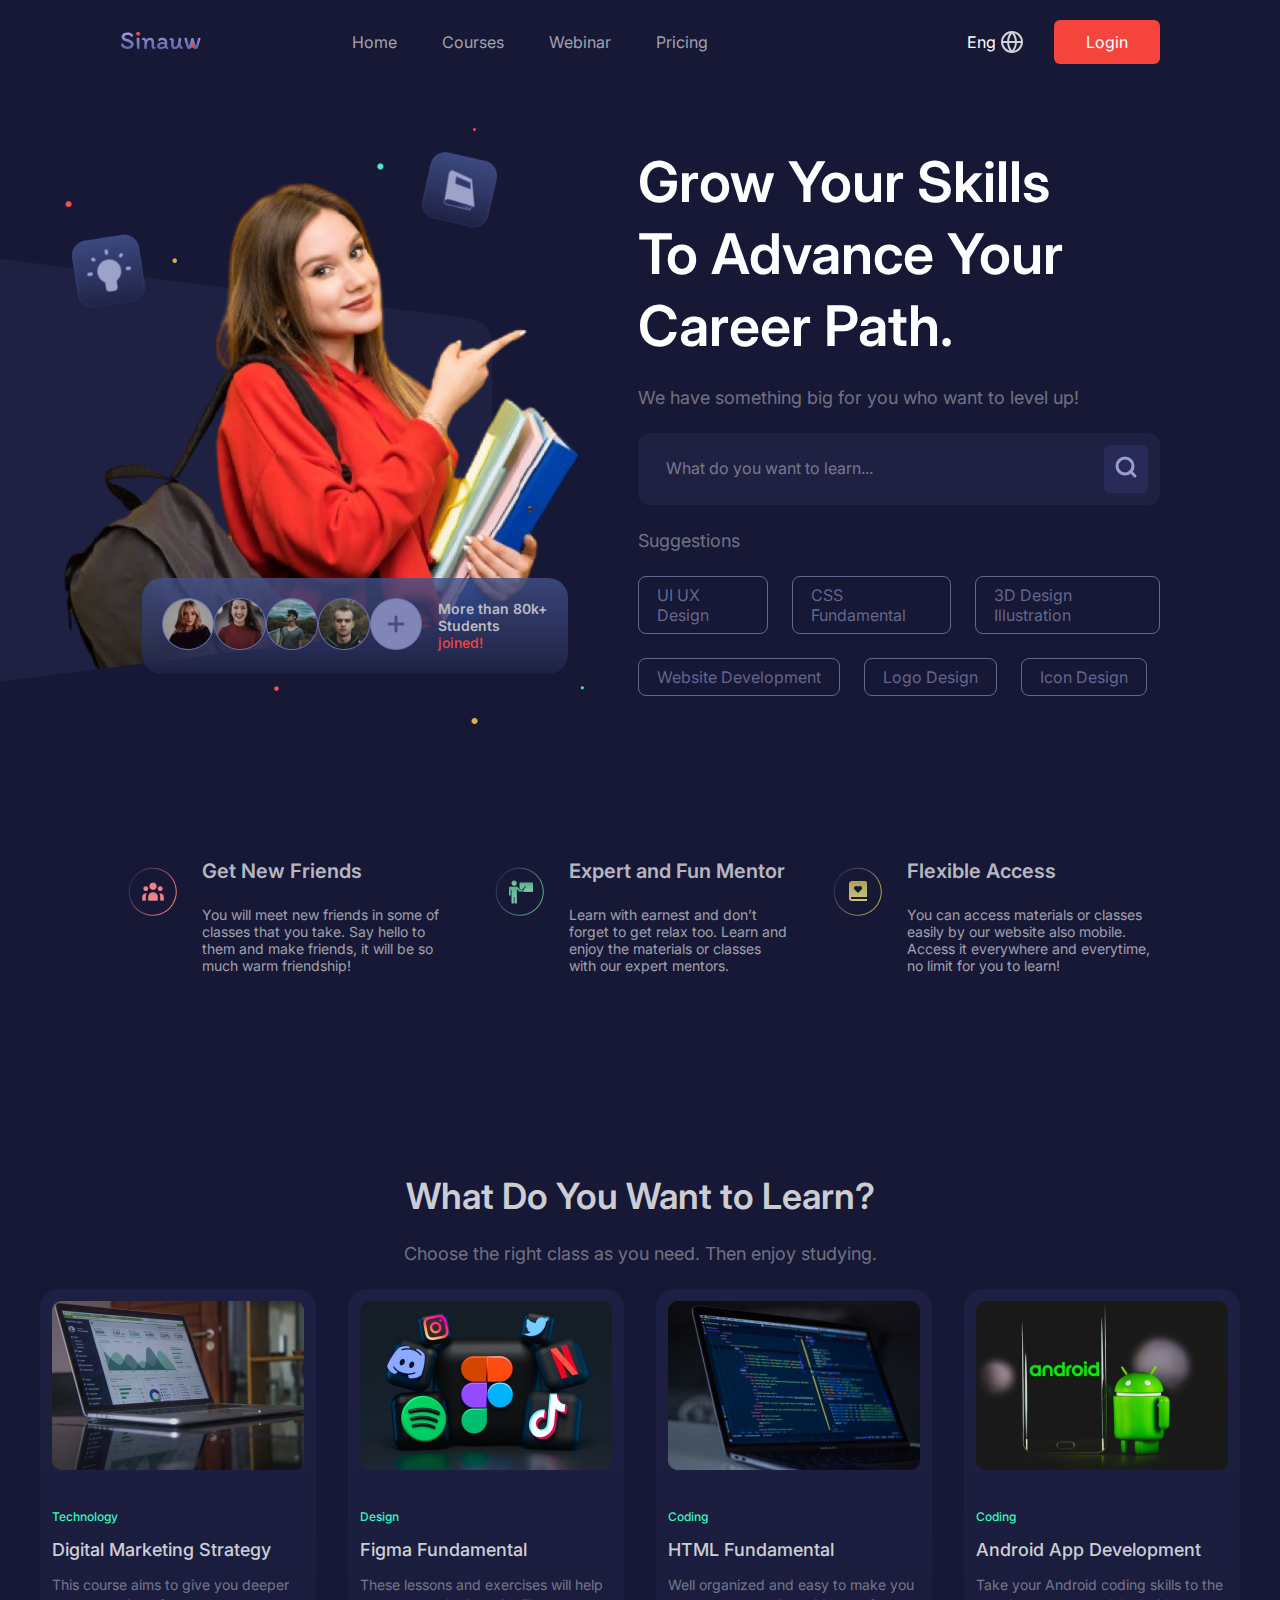
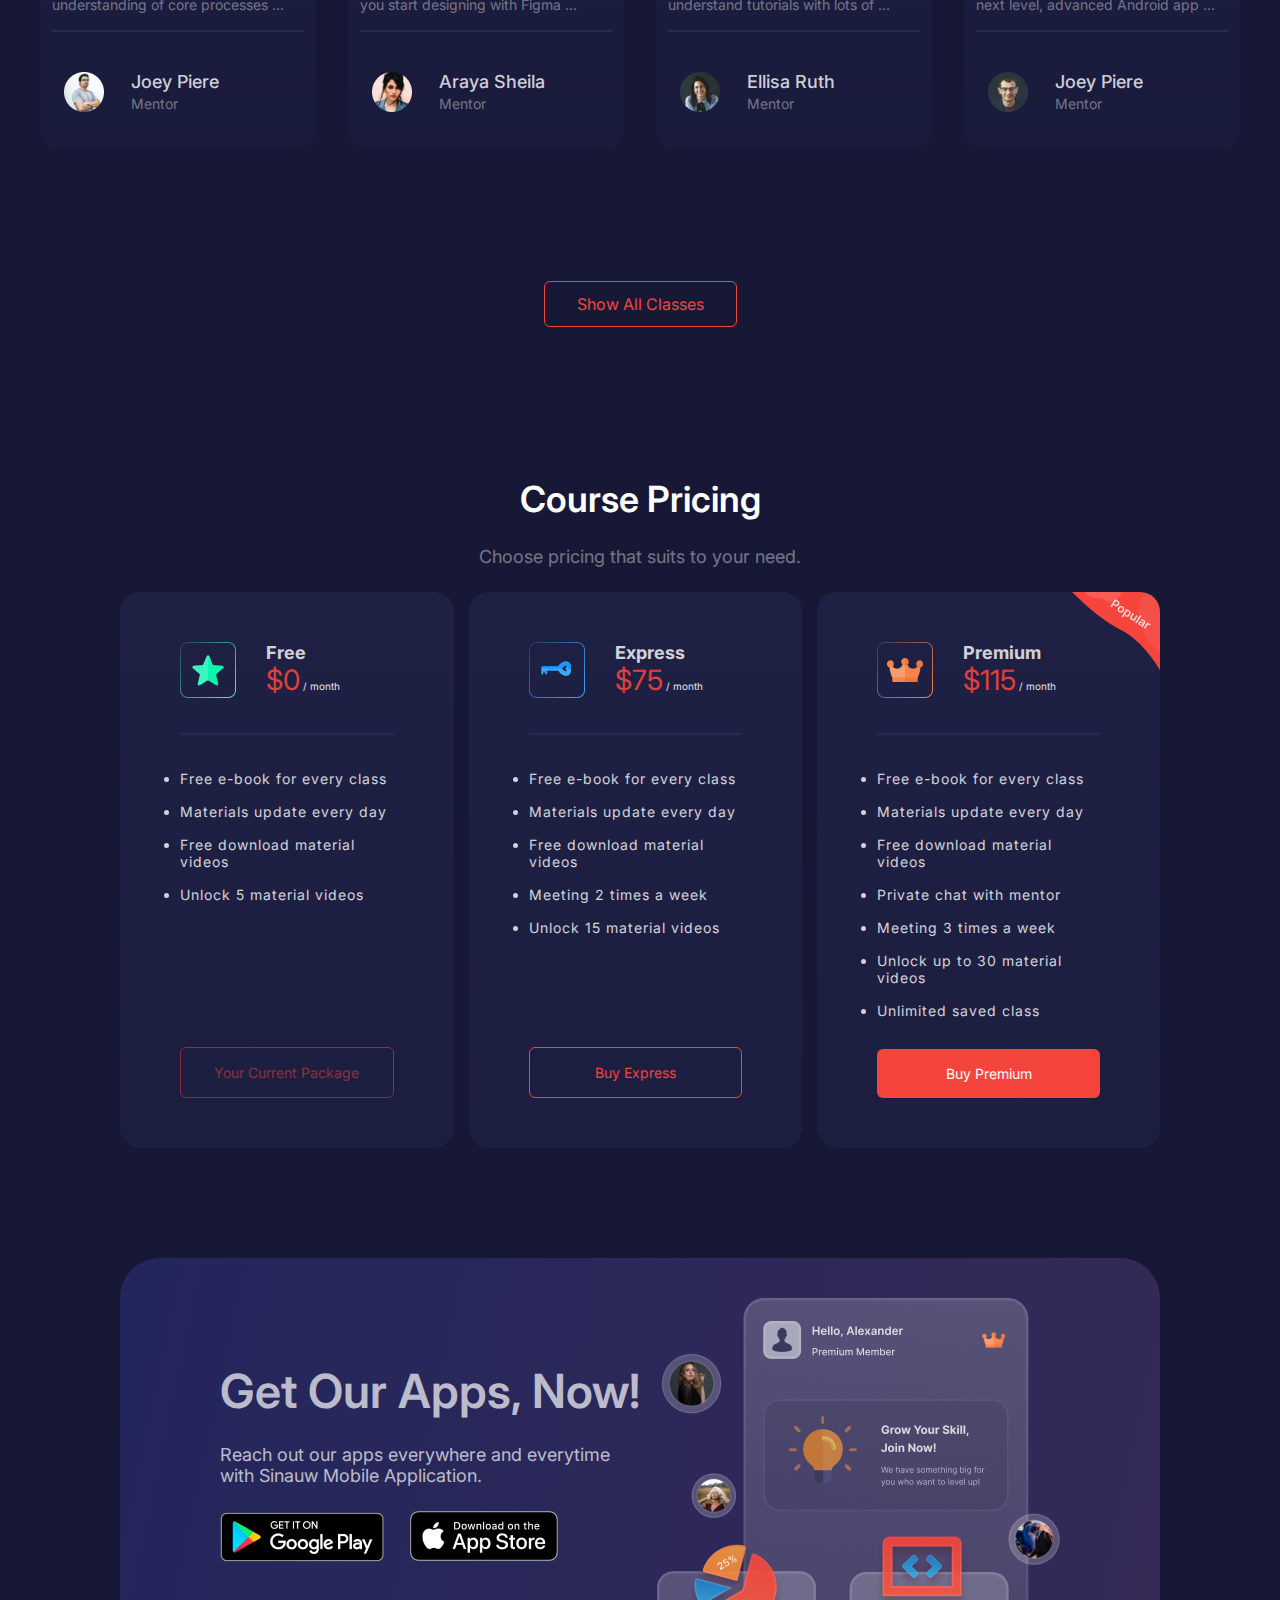
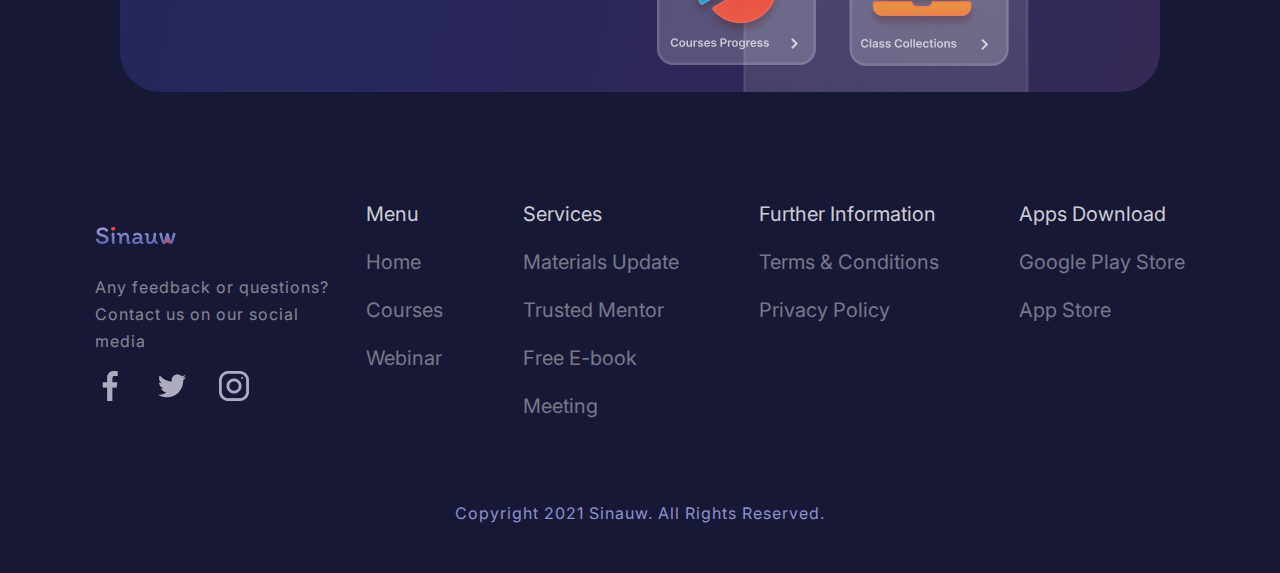
<file: sinauw/index.html>
<!DOCTYPE html>
<html lang="en">
<head>
    <meta charset="UTF-8">
    <meta http-equiv="X-UA-Compatible" content="IE=edge">
    <meta name="viewport" content="width=device-width, initial-scale=1.0">
    <title>Document</title>
    <link rel="stylesheet" href="./css/style.css">
</head>
<body>
    <div class="container">
        <header>
            <div class="left_content">
                <a href="#">
                    <img src="./assets/icons/logo.svg" alt="">
                </a>
                <ul>
                    <li>
                        <a href="#">Home</a>
                    </li>
                    <li>
                        <a href="#">Courses</a>
                    </li>
                    <li>
                        <a href="#">Webinar</a>
                    </li>
                    <li>
                        <a href="#">Pricing</a>
                    </li>
                </ul>
            </div>

            <div class="right_content">
                <a href="#">
                    <p>Eng</p>
                    <img src="./assets/icons/lang.svg" alt="">
                </a>
                <a href="#">Login</a>
            </div>
        </header>

        <div class="section1">
            <div class="left_content">
                <img src="./assets/images/section1-left-back.png" alt="">
                <div class="profile_box">
                    <div class="left_item">
                        <a href="#">
                            <img src="./assets/images/section1-profile-1.png" alt="">
                        </a>
                        <a href="#">
                            <img src="./assets/images/section1-profile-2.png" alt="">
                        </a>
                        <a href="#">
                            <img src="./assets/images/section1-profile-3.png" alt="">
                        </a>
                        <a href="#">
                            <img src="./assets/images/section1-profile-4.png" alt="">
                        </a>
                        <a href="#">
                            <img src="./assets/images/section1-profile-5.png" alt="">
                        </a>
                    </div>

                    <div class="right_item">
                        <p>More than 80k+ Students <span>joined!</span></p>
                    </div>
                </div>
            </div>

            <div class="right_content">
                <h1>Grow Your Skills To Advance Your Career Path.</h1>
                <p>We have something big for you who want to level up!</p>
                <form action="#">
                    <input type="search" placeholder="What do you want to learn...">
                    <a href="#">
                        <img src="./assets/icons/search.svg" alt="">
                    </a>
                </form>
                <p>Suggestions</p>
                <div class="suggestion_bar">
                    <div>
                        <a href="#">UI UX Design</a>
                        <a href="#">CSS Fundamental</a>
                        <a href="#">3D Design Illustration</a>
                    </div>

                    <div>
                        <a href="#">Website Development</a>
                        <a href="#">Logo Design</a>
                        <a href="#">Icon Design</a>
                    </div>
                </div>
            </div>
        </div>

        <div class="section2">
            <div class="items">
                <div class="left_content">
                    <img src="./assets/images/section2-1.png" alt="">
                </div>

                <div class="right_content">
                    <h2>Get New Friends</h2>
                    <p>You will meet new friends in some of classes that you take. Say hello to them and make friends, it will be so much warm friendship!</p>
                </div>
            </div>

            <div class="items">
                <div class="left_content">
                    <img src="./assets/images/section2-2.png" alt="">
                </div>

                <div class="right_content">
                    <h2>Expert and Fun Mentor</h2>
                    <p>Learn with earnest and don’t forget to get relax too. Learn and enjoy the materials or classes with our expert mentors.</p>
                </div>
            </div>

            <div class="items">
                <div class="left_content">
                    <img src="./assets/images/section2-3.png" alt="">
                </div>

                <div class="right_content">
                    <h2>Flexible Access</h2>
                    <p>You can access materials or classes easily by our website also mobile. Access it everywhere and everytime, no limit for you to learn!</p>
                </div>
            </div>
        </div>

        <div class="section3">
            <h1>What Do You Want to Learn?</h1>
            <p>Choose the right class as you need. Then enjoy studying.</p>
            <div class="image_bar">
                <div>
                    <img src="./assets/images/section3-1.png" alt="">
                    <h4>Technology</h4>
                    <h3>Digital Marketing Strategy</h3>
                    <p>This course aims to give you deeper understanding of core processes ...</p>
                    <hr>
                    <div class="profile">
                        <img src="./assets/images/section3-profile-1.png" alt="">
                        <div>
                            <h3>Joey Piere</h3>
                            <p>Mentor</p>
                        </div>
                    </div>
                    <a href="#">Access Class</a>
                </div>

                <div>
                    <img src="./assets/images/section3-2.png" alt="">
                    <h4>Design</h4>
                    <h3>Figma Fundamental</h3>
                    <p>These lessons and exercises will help you start designing with Figma ...</p>
                    <hr>
                    <div class="profile">
                        <img src="./assets/images/section3-profile-2.png" alt="">
                        <div>
                            <h3>Araya Sheila</h3>
                            <p>Mentor</p>
                        </div>
                    </div>
                    <a href="#">Access Class</a>
                </div>

                <div>
                    <img src="./assets/images/section3-3.png" alt="">
                    <h4>Coding</h4>
                    <h3>HTML Fundamental</h3>
                    <p>Well organized and easy to make you understand tutorials with lots of ...</p>
                    <hr>
                    <div class="profile">
                        <img src="./assets/images/section3-profile-3.png" alt="">
                        <div>
                            <h3>Ellisa Ruth</h3>
                            <p>Mentor</p>
                        </div>
                    </div>
                    <a href="#">Access Class</a>
                </div>

                <div>
                    <img src="./assets/images/section3-4.png" alt="">
                    <h4>Coding</h4>
                    <h3>Android App Development</h3>
                    <p>Take your Android coding skills to the next level, advanced Android app ...</p>
                    <hr>
                    <div class="profile">
                        <img src="./assets/images/section3-profile-4.png" alt="">
                        <div>
                            <h3>Joey Piere</h3>
                            <p>Mentor</p>
                        </div>
                    </div>
                    <a href="#">Access Class</a>
                </div>
            </div>

            <a href="#" class="show">Show All Classes</a>
        </div>
        <div class="section5">
            <h1>Course Pricing</h1>
            <p>Choose pricing that suits to your need.</p>
            <div class="main">
                <div class="blocks">
                    <div class="top">
                        <img src="./assets/images/section5-1.png" alt="">
                        <div>
                            <h3>Free</h3>
                            <p><span>$0</span> / month</p>
                        </div>
                    </div>
                    <hr>
                    <div class="cont">
                        <ul class="middle">
                            <li>Free e-book for every class</li>
                            <li>Materials update every day</li>
                            <li>Free download material videos</li>
                            <li>Unlock 5 material videos</li>
                        </ul>
                        <div class="bottom">
                            <a href="#" class="a1">Your Current Package</a>
                        </div>
                    </div>
                </div>
                
                <div class="blocks">
                    <div class="top">
                        <img src="./assets/images/section5-2.png" alt="">
                        <div>
                            <h3>Express</h3>
                            <p><span>$75</span> / month</p>
                        </div>
                    </div>
                    <hr>
                    <div class="cont">
                        <ul class="middle">
                            <li>Free e-book for every class</li>
                            <li>Materials update every day</li>
                            <li>Free download material videos</li>
                            <li>Meeting 2 times a week</li>
                            <li>Unlock 15 material videos</li>
                        </ul>
                        <div class="bottom">
                            <a href="#" class="a2">Buy Express</a>
                        </div>
                    </div>
                </div>
                
                <div class="blocks">
                    <div class="top">
                        <img src="./assets/images/section5-3.png" alt="">
                        <div>
                            <h3>Premium</h3>
                            <p><span>$115</span> / month</p>
                        </div>
                    </div>
                    <hr>
                    <div class="cont">
                        <ul class="middle">
                            <li>Free e-book for every class</li>
                            <li>Materials update every day</li>
                            <li>Free download material videos</li>
                            <li>Private chat with mentor</li>
                            <li>Meeting 3 times a week</li>
                            <li>Unlock up to 30 material videos</li>
                            <li>Unlimited saved class</li>
                        </ul>
                        <div class="bottom">
                            <a href="#" class="a3">Buy Premium</a>
                        </div>
                    </div>
                    <img src="./assets/images/popular.png" alt="" class="popular">
                </div>
            </div>
        </div>

        <div class="section6">
            <div class="main">
                <div class="left_content">
                    <h1>Get Our Apps, Now!</h1>
                    <p>Reach out our apps everywhere and everytime with Sinauw Mobile Application.</p>
                    <div>
                        <a href="#">
                            <img src="./assets/images/section6-googleplay.png" alt="">
                        </a>
                        <a href="#">
                            <img src="./assets/images/section6-appstore.png" alt="">
                        </a>
                    </div>
                </div>
                <div class="right_content">
                    <img src="./assets/images/section6-main.png" alt="">
                </div>
            </div>
        </div>

        <footer>
            <div class="main_footer">
                <div class="left_content">
                    <a href="#">
                        <img src="./assets/icons/logo.svg" alt="">
                    </a>
                    <p>Any feedback or questions? Contact us on our social media</p>
                    <div class="social_media">
                        <a href="#">
                            <img src="./assets/images/footer-facebook.png" alt="">
                        </a>
                        <a href="#">
                            <img src="./assets/images/footer-twitter.png" alt="">
                        </a>
                        <a href="#">
                            <img src="./assets/images/footer-instagram.png" alt="">
                        </a>
                    </div>
                </div>

                <div class="right_content">
                    <div>
                        <a href="#">Menu</a>
                        <a href="#">Home</a>
                        <a href="#">Courses</a>
                        <a href="#">Webinar</a>
                    </div>
                    
                    <div>
                        <a href="#">Services</a>
                        <a href="#">Materials Update</a>
                        <a href="#">Trusted Mentor</a>
                        <a href="#">Free E-book</a>
                        <a href="#">Meeting</a>
                    </div>
                    
                    <div>
                        <a href="#">Further Information</a>
                        <a href="#">Terms & Conditions</a>
                        <a href="#">Privacy Policy</a>
                    </div>
                    
                    <div>
                        <a href="#">Apps Download</a>
                        <a href="#">Google Play Store</a>
                        <a href="#">App Store</a>
                    </div>
                </div>
            </div>

            <p>Copyright 2021 Sinauw. All Rights Reserved.</p>
        </footer>
    </div>
</body>
</html>
</file>
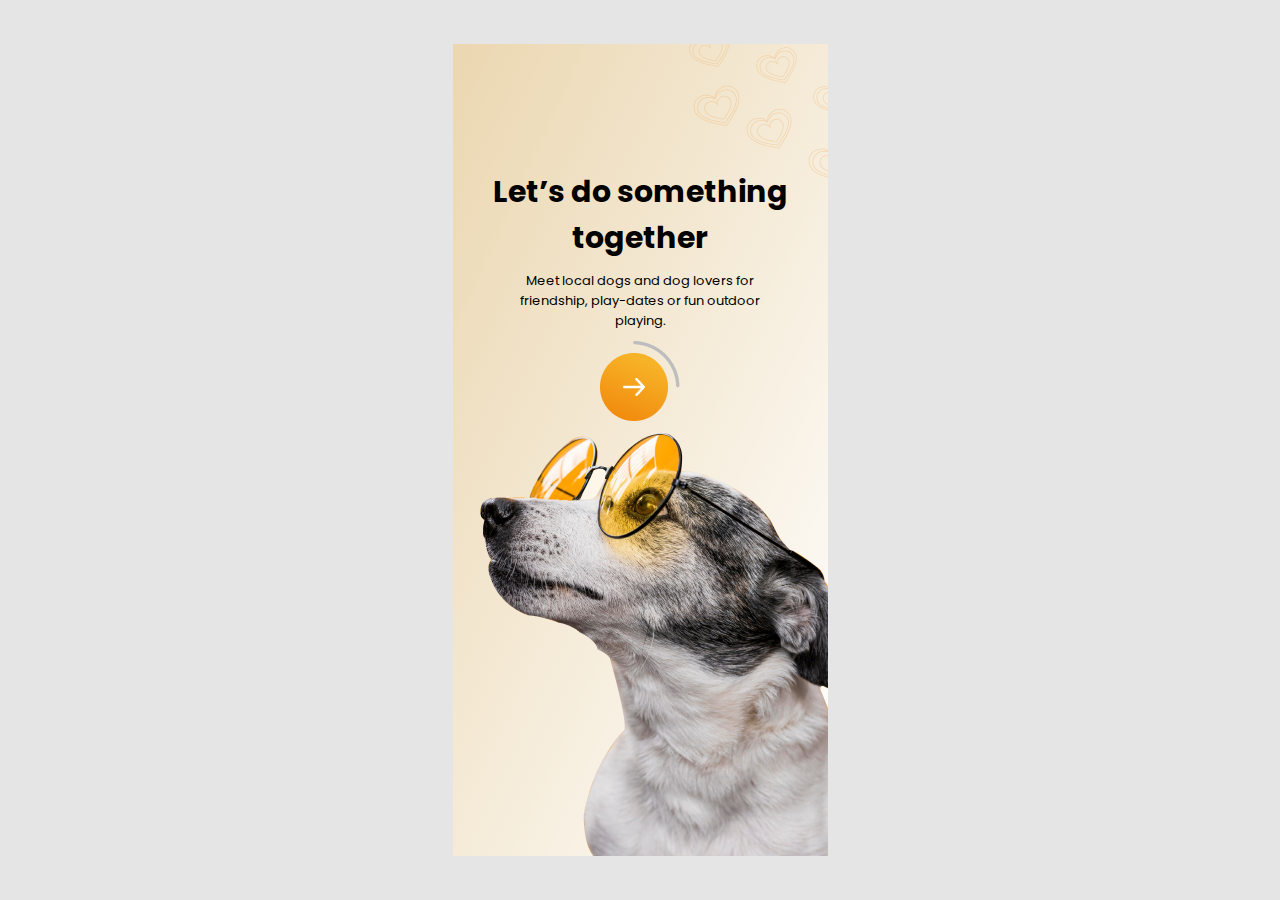
<file: wefind/index.html>
<!DOCTYPE html>
<html lang="en">
<head>
    <meta charset="UTF-8">
    <meta http-equiv="X-UA-Compatible" content="IE=edge">
    <meta name="viewport" content="width=device-width, initial-scale=1.0">
    <title>Document</title>
    <link rel="stylesheet" href="./style.css">
</head>
<body>
    <div class="container">
        <img src="./assets/photos/hearts.png" alt="" class="heards">
        <section>
            <h1>Let’s do something together</h1>
            <p>Meet local dogs and dog lovers for friendship, play-dates or fun outdoor playing.</p>
            <a href="./pages/signup.html">
                <img src="./assets/photos/lets-go.png" alt="" class="lets_go">
            </a>
        </section>
        <img src="./assets/photos/main-dog.png" alt="" class="main_dog">
    </div>
</body>
</html>
</file>
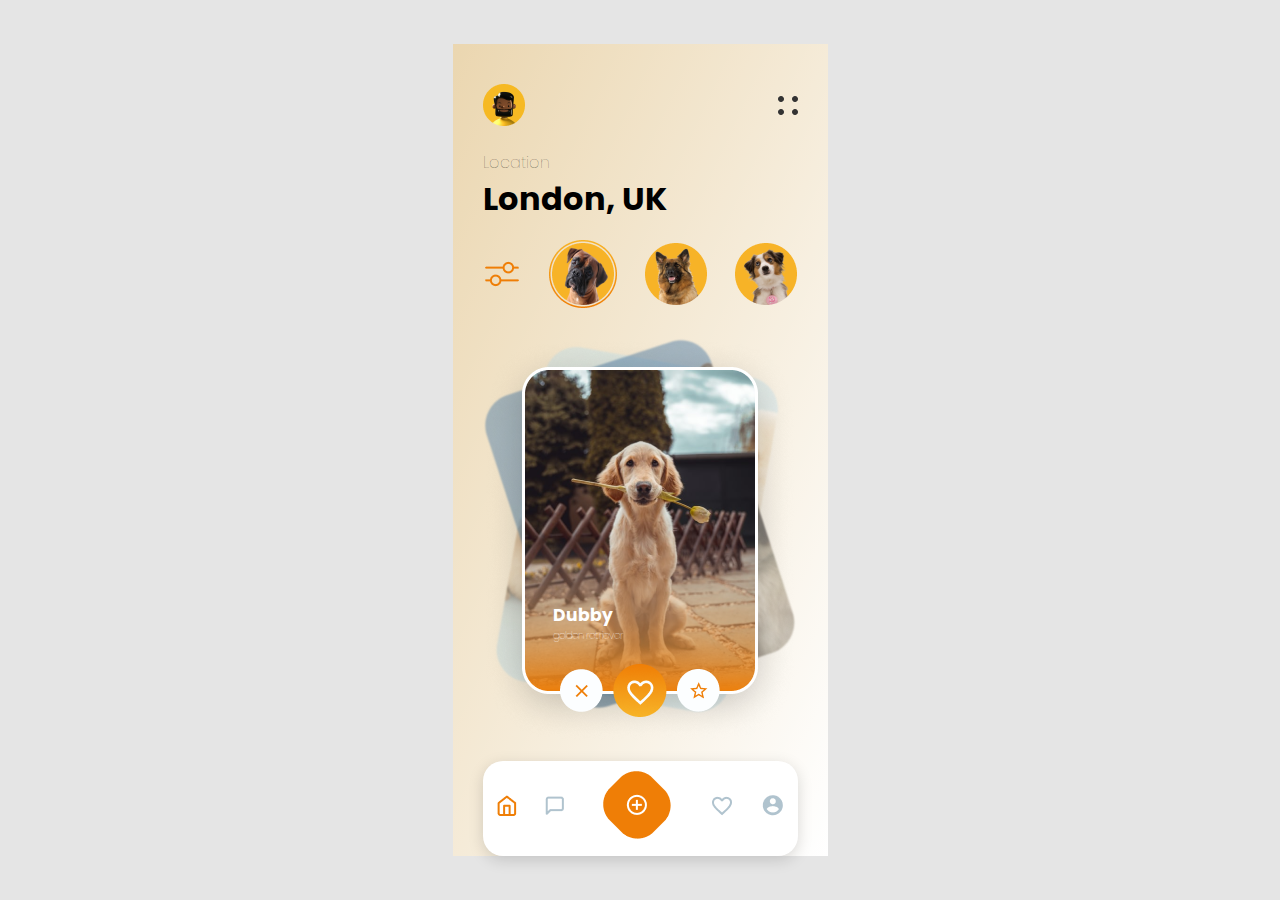
<file: wefind/pages/profile.html>
<!DOCTYPE html>
<html lang="en">
<head>
    <meta charset="UTF-8">
    <meta http-equiv="X-UA-Compatible" content="IE=edge">
    <meta name="viewport" content="width=device-width, initial-scale=1.0">
    <title>Document</title>
    <link rel="stylesheet" href="./profile.css">
</head>
<body>    
    <div class="container">
        <header>
            <a href="#">
                <img src="../assets/photos/me.png" alt="">
            </a>
            <a href="#">
                <img src="../assets/photos/menu.png" alt="">
            </a>
        </header>

        <div class="location">
            <p>Location</p>
            <h1>London, UK</h1>
        </div>

        <ul class="story_bar">
            <li>
                <a href="#">
                    <img src="../assets/photos/settings.png" alt="">
                </a>
            </li>
            <li>
                <a href="#">
                    <img src="../assets/photos/story1.png" alt="">
                </a>
            </li>
            <li>
                <a href="#">
                    <img src="../assets/photos/story2.png" alt="">
                </a>
            </li>
            <li>
                <a href="#">
                    <img src="../assets/photos/story3.png" alt="">
                </a>
            </li>
        </ul>

        <section>
            <img src="../assets/photos/dubby.png" alt="" class="dubby">
            <div class="comment_to_dubby">
                <h2>Dubby</h2>
                <p>golden retriever</p>
            </div>

            <div class="grade">
                <a href="#">
                    <img src="../assets/photos/remove.png" alt="" class="remove">
                </a>
                <a href="#">
                    <img src="../assets/photos/like.png" alt="" class="remove">
                </a>
                <a href="#">
                    <img src="../assets/photos/star.png" alt="" class="remove">
                </a>
            </div>
        </section>

        <ul class="menu_bar">
            <li>
                <a href="#">
                    <img src="../assets/photos/home-menu.png" alt="">
                </a>
            </li>
            <li>
                <a href="#">
                    <img src="../assets/photos/massage-menu.png" alt="">
                </a>
            </li>
            <li>
                <a href="#">
                    <img src="../assets/photos/create-menu.png" alt="" class="create_menu">
                </a>
            </li>
            <li>
                <a href="#">
                    <img src="../assets/photos/like-menu.png" alt="">
                </a>
            </li>
            <li>
                <a href="#">
                    <img src="../assets/photos/accaunt.png" alt="">
                </a>
            </li>
        </ul>
    </div>
</body>
</html>
</file>
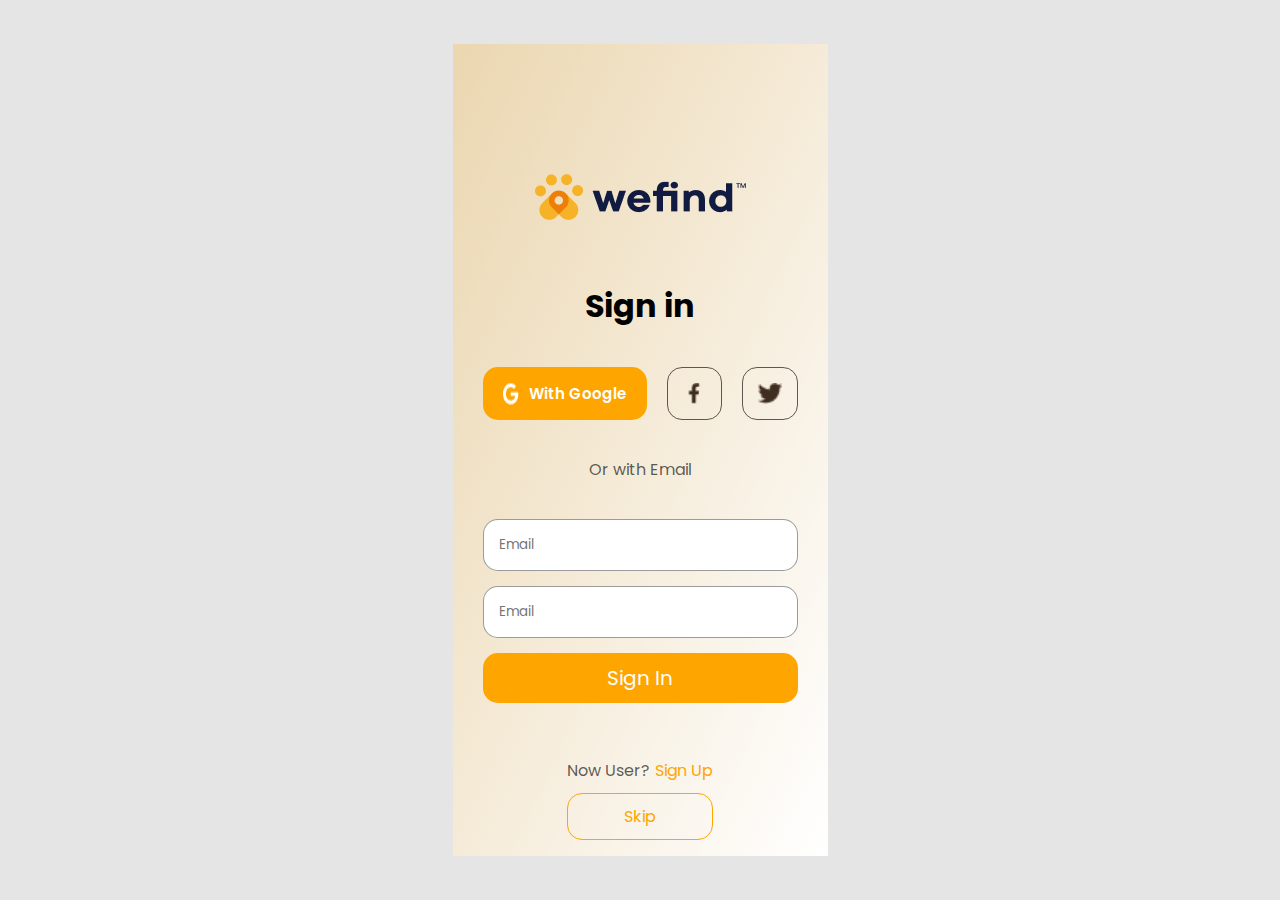
<file: wefind/pages/signup.html>
<!DOCTYPE html>
<html lang="en">
<head>
    <meta charset="UTF-8">
    <meta http-equiv="X-UA-Compatible" content="IE=edge">
    <meta name="viewport" content="width=device-width, initial-scale=1.0">
    <title>Document</title>
    <link rel="stylesheet" href="./signup.css">
</head>
<body>    
    <div class="container">
        <a href="#">
            <img src="../assets/photos/logo.png" alt="" class="logo">
        </a>
        <form action="#">
            <h1>Sign in</h1>
            <div class="social_media">
                <a href="#" class="google">
                    <img src="../assets/photos/google.png" alt="">
                    <span>With Google</span>
                </a>    
                <a href="#" class="facebook">
                    <img src="../assets/photos/facebook.png" alt="">
                </a>
                <a href="#" class="twitter">
                    <img src="../assets/photos/twitter.png" alt="">
                </a>
            </div>

            <p>Or with Email</p>
            
            <div class="inputs">
                <input type="email" placeholder="Email">
                <input type="password" placeholder="Email">
                <input type="submit" value="Sign In" class="submit">
            </div>
        </form>
        <footer>
            <div class="now_user">
                <p>Now User?</p>
                <a href="#">Sign Up</a>
            </div>
            <a href="./profile.html" class="skip">Skip</a>
        </footer>
    </div>
</body>
</html>
</file>
<file: css/style.css>
@import url("https://fonts.googleapis.com/css2?family=Bebas+Neue&family=Inter&family=Josefin+Sans&family=Lilita+One&family=Noto+Sans&family=Open+Sans:wght@500&family=Poppins:wght@700&display=swap");
* {
  margin: 0;
  padding: 0;
  box-sizing: border-box;
  list-style: none;
  text-decoration: none;
  font-family: "Poppins", sans-serif;
}

body {
  width: 100%;
  display: flex;
  justify-content: center;
}

span {
  color: #00ADB5;
}

img {
  width: -moz-max-content;
  width: max-content;
  height: -moz-max-content;
  height: max-content;
}

.container {
  width: 1440px;
  height: -moz-max-content;
  height: max-content;
  display: flex;
  flex-direction: column;
  background-color: #222831;
}
.container .section1 {
  padding: 0px 95px;
  display: flex;
  flex-direction: column;
  background-image: url("../assets/images/section1-back.png");
  background-repeat: no-repeat;
}
.container .section1 header {
  display: flex;
  justify-content: space-between;
  align-items: center;
  padding: 35px 0px;
}
.container .section1 header ul {
  display: flex;
  align-items: center;
  gap: 50px;
}
.container .section1 header ul .menu {
  display: none;
}
.container .section1 header ul a {
  font-size: 18px;
  color: #EEEEEE;
  transition: all 0.2s ease;
  position: relative;
}
.container .section1 header ul a:hover {
  color: #00ADB5;
}
.container .section1 header ul a:hover::after {
  content: "";
  position: absolute;
  width: 50%;
  height: 1.5px;
  background-color: #00ADB5;
  top: 27px;
  left: 0px;
}
.container .section1 .main {
  padding: 110px 0px;
  display: flex;
  justify-content: space-between;
}
.container .section1 .main .left {
  display: flex;
  align-items: center;
  gap: 10px;
}
.container .section1 .main .left .inline_main {
  display: flex;
  flex-direction: column;
  gap: 45px;
}
.container .section1 .main .left .inline_main h1 {
  width: 600px;
  font-size: 96px;
  line-height: 96px;
  color: #EEE;
}
.container .section1 .main .left .bottom {
  display: flex;
  gap: 30px;
  align-items: center;
}
.container .section1 .main .left .bottom .insta_link {
  padding: 10px 15px;
  border-radius: 24px;
  background-color: #00ADB5;
  display: flex;
  gap: 9px;
  box-shadow: 0px 10px 30px 0px rgba(0, 0, 0, 0.5);
  color: white;
  transition: all 0.2s ease;
}
.container .section1 .main .left .bottom .insta_link:hover {
  transform: translateY(-3px);
  box-shadow: 0px 3px 5px 0px #00ADB5;
}
.container .section1 .main .left .bottom .telegr_link {
  padding: 10px 15px;
  border-radius: 24px;
  background-color: #EEE;
  display: flex;
  gap: 9px;
  box-shadow: 0px 10px 30px 0px rgba(0, 0, 0, 0.5);
  color: #00ADB5;
  transition: all 0.2s ease;
}
.container .section1 .main .left .bottom .telegr_link:hover {
  transform: translateY(-3px);
  box-shadow: 0px 3px 5px 0px #00ADB5;
}
.container .section1 .main .right {
  display: flex;
  align-items: end;
}
.container .section2 {
  padding: 250px 95px;
  display: flex;
  justify-content: space-between;
  background-image: url("../assets/images/section2-back.png");
  background-repeat: no-repeat;
}
.container .section2 .left {
  display: flex;
  flex-direction: column;
  gap: 25px;
}
.container .section2 .left h1 {
  font-size: 64px;
  font-weight: 700;
  color: #EEE;
}
.container .section2 .left p {
  width: 389px;
  color: rgba(238, 238, 238, 0.75);
  letter-spacing: 1px;
  line-height: 25px;
}
.container .section3 {
  display: flex;
  flex-direction: column;
  gap: 50px;
  background-image: url("../assets/images/section3-back.png");
  padding: 260px 95px;
}
.container .section3 h1 {
  font-size: 64px;
  font-weight: 700;
  color: #EEE;
}
.container .section3 .main {
  display: flex;
  flex-direction: column;
  gap: 50px;
}
.container .section3 .main img {
  width: 100%;
}
.container .section3 .main .item {
  width: 368px;
  height: 280px;
  padding: 60px;
  border-radius: 16px;
  background: rgba(57, 62, 70, 0.5);
  -webkit-backdrop-filter: blur(2px);
          backdrop-filter: blur(2px);
  display: flex;
  justify-content: center;
  align-items: center;
  transition: all 250ms ease-in-out;
}
.container .section3 .main .item:hover {
  transform: translateY(-10px);
  box-shadow: 0px 5px 5px 0px #00ADB5;
}
.container .section3 .main .row {
  display: flex;
  justify-content: space-between;
}
.container .section3 .main .none_row {
  display: none;
}
.container .section3 .main .none_row_m {
  display: none;
}
.container .section3 .main .open_btn {
  display: flex;
}
.container .section3 .see_btn {
  padding: 15px 40px;
  width: -moz-max-content;
  width: max-content;
  margin: auto;
  display: flex;
  gap: 10px;
  border-radius: 8px;
  background: rgba(255, 255, 255, 0.5);
  border: none;
  align-items: center;
  cursor: pointer;
  transition: all 0.2s ease;
}
.container .section3 .see_btn .deg {
  transform: rotate(180deg);
}
.container .section3 .see_btn:hover {
  transform: translateY(-3px);
  box-shadow: 0px 5px 5px 0px #00ADB5;
}
.container .section3 .see_btn p {
  color: #FFF;
  font-size: 20px;
}
.container .section4 {
  padding: 230px 95px;
  display: flex;
  flex-direction: column;
  gap: 70px;
  background-image: url("../assets/images/section4-back.png");
  background-position: right;
}
.container .section4 h1 {
  font-size: 64px;
  font-weight: 700;
  color: #EEE;
}
.container .section4 .main {
  display: flex;
  justify-content: space-between;
  align-items: center;
}
.container .section4 .main .item_box {
  display: flex;
  flex-direction: column;
  gap: 80px;
}
.container .section4 .main .item_box .items {
  padding: 10px 20px;
  background-color: #EEEEEE;
  display: flex;
  width: 420px;
  align-items: center;
  border-radius: 50px;
  justify-content: space-between;
  transition: all 150ms ease-in;
}
.container .section4 .main .item_box .items:hover {
  transform: translateX(-5px);
}
.container .section4 .main .item_box .items p {
  font-size: 12px;
  color: rgba(0, 0, 0, 0.6);
}
.container .section4 .main .item_box .items .right {
  display: flex;
  gap: 5px;
}
.container .section4 .main .item_box .items .right h3 {
  font-size: 18px;
  color: #00ADB5;
}
.container footer {
  padding: 35px 95px;
  border-top: 1px solid rgba(238, 238, 238, 0.2078431373);
  display: flex;
  align-items: center;
  display: flex;
  gap: 100px;
  flex-direction: column;
}
.container footer .box {
  display: flex;
  flex-direction: column;
  gap: 40px;
  align-items: center;
}
.container footer .box ul {
  padding-top: 35px;
  display: flex;
  gap: 50px;
}
.container footer .box ul a {
  display: flex;
  gap: 10px;
  color: #EEEEEE;
  font-size: 18px;
  transition: all 0.2s ease;
  position: relative;
}
.container footer .box ul a:hover {
  color: #00ADB5;
}
.container footer .box ul a:hover::after {
  content: "";
  position: absolute;
  width: 30%;
  height: 1.5px;
  background-color: #00ADB5;
  top: 27px;
  left: 35px;
}
.container footer .box .social_media {
  display: flex;
  gap: 24px;
}
.container footer .box .social_media a {
  padding: 12px;
  background-color: #393E46;
  display: flex;
  justify-content: center;
  align-items: center;
  border-radius: 50%;
  transition: all 0.2s ease;
}
.container footer .box .social_media a:hover {
  transform: translateY(-3px);
  box-shadow: 0px 3px 5px 0px #00ADB5;
}
.container footer .copied {
  color: rgba(238, 238, 238, 0.6392156863);
  font-family: "Gill Sans", "Gill Sans MT", Calibri, "Trebuchet MS", sans-serif;
  font-size: 18px;
}

@media (max-width: 1445px) {
  .container {
    width: 100%;
  }
}
@media (max-width: 1350px) {
  .container {
    width: 100%;
  }
  .container .section1 .main .right img {
    width: 100%;
  }
  .container .section4 .main {
    justify-content: start;
  }
  .container .section4 .main .item_box .items {
    width: 100%;
    gap: 5px;
  }
  .container .section4 .main .item_box .items h3 {
    display: none;
  }
  .container .section3 .main .row .item {
    width: 288px;
    height: 200px;
  }
}
@media (max-width: 1240px) {
  .container {
    width: 100%;
  }
  .container .section1 .main {
    background-image: url("../assets/images/section1-main1.png");
    background-repeat: no-repeat;
    background-position: right;
  }
  .container .section1 .main .left .inline_main h1 {
    font-size: 70px;
  }
  .container .section1 .main .right img {
    display: none;
  }
}
@media (max-width: 1270px) {
  .container {
    width: 100%;
  }
  .container .section2 .right img {
    width: 100%;
  }
  .container .section4 .main .image {
    width: 100%;
  }
}
@media (max-width: 1210px) {
  .container {
    width: 100%;
  }
  .container .section4 .main .image {
    width: 80%;
  }
}
@media (max-width: 1140px) {
  .container {
    width: 650px;
  }
  .container .section1 {
    align-items: center;
    padding-left: 10px;
    padding-right: 10px;
  }
  .container .section1 header {
    gap: 50px;
  }
  .container .section1 header ul {
    display: none;
  }
  .container .section1 .main {
    background-image: none;
  }
  .container .section1 .main .left .inline_main h1 {
    font-size: 60px;
    line-height: 130%;
    width: 356px;
  }
  .container .section2 {
    justify-content: center;
    padding-left: 10px;
    padding-right: 10px;
  }
  .container .section2 .left h1 {
    line-height: 130%;
  }
  .container .section2 .right img {
    display: none;
  }
  .container .section3 {
    align-items: center;
    padding-left: 10px;
    padding-right: 10px;
  }
  .container .section3 h1 {
    line-height: 130%;
  }
  .container .section3 .main .row {
    flex-direction: column;
    gap: 30px;
  }
  .container .section4 {
    align-items: center;
    padding-left: 10px;
    padding-right: 10px;
  }
  .container .section4 h1 {
    line-height: 130%;
  }
  .container .section4 .main .image {
    display: none;
  }
  .container footer {
    padding-left: 10px;
    padding-right: 10px;
  }
  .container footer ul {
    flex-direction: column;
  }
}
@media (max-width: 770px) {
  .section1 .left .s1_img {
    display: none;
  }
}/*# sourceMappingURL=style.css.map */
</file>
<file: clerksy/css/style.css>
@import url("https://fonts.googleapis.com/css2?family=Bebas+Neue&family=Inter&family=Josefin+Sans&family=Lilita+One&family=Noto+Sans&family=Open+Sans:wght@500&family=Poppins:wght@300&display=swap");
* {
  margin: 0px;
  padding: 0px;
  box-sizing: border-box;
  text-decoration: none;
  list-style: none;
}

h1, h2, h3 {
  font-family: "Lilita One", cursive;
  font-weight: 100;
}

p, a {
  font-family: "Noto Sans", sans-serif;
}

body {
  display: flex;
  justify-content: center;
  background-color: gray;
}

.container {
  width: 1440px;
  background-color: white;
  display: flex;
  flex-direction: column;
}
.container .section1 {
  width: 100%;
  background-color: #163A24;
  display: flex;
  flex-direction: column;
  padding: 0px 130px;
}
.container .section1 header {
  display: flex;
  justify-content: space-between;
  align-items: center;
  padding: 20px 0px;
  color: white;
}
.container .section1 header nav {
  display: flex;
  gap: 25px;
  align-items: center;
}
.container .section1 header nav .log_in {
  color: #FBFAF7;
  font-size: 1rem;
  font-weight: 400;
}
.container .section1 header nav .get_started {
  color: #FBFAF7;
  font-size: 1rem;
  font-weight: 400;
  padding: 15px 25px;
  background-color: #198C36;
  border-radius: 50px;
}
.container .section1 header nav p {
  color: #FBFAF7;
  font-size: 1rem;
  font-weight: 400;
}
.container .section1 main {
  display: flex;
  width: 100%;
}
.container .section1 main .left_content {
  display: flex;
  flex-direction: column;
  justify-content: center;
  gap: 18px;
}
.container .section1 main .left_content h1 {
  color: #FBFAF7;
  font-size: 48px;
  font-weight: 100;
  width: 390px;
}
.container .section1 main .left_content p {
  color: #FBFAF7;
  font-size: 18px;
  line-height: 27px;
  font-weight: 400;
}
.container .section2 {
  width: 100%;
  display: flex;
  flex-direction: column;
  padding: 120px 130px;
  align-items: center;
}
.container .section2 .top {
  display: flex;
  gap: 98px;
}
.container .section2 .top .right {
  display: flex;
  flex-direction: column;
  gap: 27px;
  justify-content: center;
}
.container .section2 .top .right h1 {
  font-size: 48px;
  width: 325px;
  font-weight: 100;
}
.container .section2 .top .right p {
  font-size: 18px;
  width: 374px;
  line-height: 27px;
  font-weight: 400;
}
.container .section2 .bottom {
  display: flex;
  gap: 98px;
}
.container .section2 .bottom .left {
  display: flex;
  flex-direction: column;
  gap: 27px;
  justify-content: center;
}
.container .section2 .bottom .left h1 {
  font-size: 48px;
  width: 325px;
  font-weight: 100;
}
.container .section2 .bottom .left p {
  font-size: 18px;
  width: 374px;
  line-height: 27px;
  font-weight: 400;
}
.container .section3 {
  width: 100%;
  display: flex;
  flex-direction: column;
  gap: 120px;
}
.container .section3 .top {
  display: flex;
  flex-direction: column;
  gap: 66px;
  align-items: center;
}
.container .section3 .top h1 {
  font-size: 48px;
}
.container .section3 .top nav {
  display: flex;
  gap: 85px;
  align-items: center;
}
.container .section3 .bottom {
  display: flex;
  flex-direction: column;
  gap: 70px;
  background-color: #163A24;
  align-items: center;
  padding: 70px 0px;
}
.container .section3 .bottom h1 {
  font-size: 48px;
  color: white;
}
.container .section3 .bottom nav {
  display: flex;
  align-items: center;
}
.container .section3 .bottom nav .item {
  color: white;
  text-align: center;
  padding: 18px 48px;
}
.container .section4 {
  display: flex;
  flex-direction: column;
  width: 100%;
  padding: 120px 130px;
  align-items: center;
  text-align: center;
  gap: 30px;
  background-color: #F2EFE6;
}
.container .section4 h1 {
  font-size: 48px;
  width: 740px;
  line-height: 54px;
}
.container .section4 p {
  font-size: 18px;
  width: 760px;
  line-height: 27px;
}
.container .section5 {
  padding: 120px 130px;
  gap: 120px;
  display: flex;
  flex-direction: column;
  align-items: center;
}
.container .section5 .top {
  display: flex;
  gap: 100px;
}
.container .section5 .top .left {
  display: flex;
  flex-direction: column;
  gap: 30px;
  justify-content: center;
}
.container .section5 .top .left h1 {
  font-size: 48px;
  width: 340px;
  line-height: 54px;
}
.container .section5 .top .left p {
  font-size: 18px;
  width: 380px;
  line-height: 27px;
}
.container .section5 .bottom {
  display: flex;
  flex-direction: column;
  text-align: center;
  gap: 23px;
}
.container .section5 .bottom h1 {
  font-size: 48px;
  line-height: 54px;
}
.container .section5 .bottom p {
  font-size: 18px;
  line-height: 27px;
}
.container .section5 .bottom nav {
  display: flex;
  gap: 40px;
  justify-content: space-between;
}
.container .section5 .bottom nav .item {
  padding: 50px 40px;
  display: flex;
  flex-direction: column;
  gap: 20px;
  box-shadow: 5px 5px 20px 0px #F2EFE6;
  border-radius: 10px;
  text-align: left;
  width: 350px;
}
.container .section5 .bottom nav .item img {
  width: -moz-max-content;
  width: max-content;
  height: -moz-max-content;
  height: max-content;
}
.container .section5 .bottom nav .item h2 {
  font-size: 28px;
  line-height: 31px;
}
.container .section5 .bottom nav .item li {
  font-size: 1rem;
  font-weight: 400;
  font-family: "Noto Sans", sans-serif;
}
.container .section6 {
  background-color: #F2EFE6;
  display: flex;
  flex-direction: column;
  gap: 25px;
  align-items: center;
  padding: 120px 130px;
}
.container .section6 h1 {
  font-size: 48px;
}
.container .section6 p {
  font-size: 18px;
}
.container .section6 a {
  padding: 15px 25px;
  border-radius: 50px;
  background-color: #198C36;
  color: white;
}
.container .section7 {
  width: 100%;
  display: flex;
  gap: 100px;
  align-items: center;
  justify-content: center;
  padding: 120px 0px;
}
.container .section7 .left {
  display: flex;
  flex-direction: column;
  gap: 25px;
}
.container .section7 .left h1 {
  font-size: 48px;
  line-height: 54px;
  width: 360px;
}
.container .section7 .left p {
  font-size: 18px;
}
.container .section7 .left a {
  padding: 15px 25px;
  background-color: #198C36;
  width: -moz-max-content;
  width: max-content;
  color: white;
  border-radius: 50px;
}
.container footer {
  display: flex;
  flex-direction: column;
}
.container footer .top {
  background-color: #163A24;
  display: flex;
  width: 100%;
  justify-content: space-between;
  align-items: center;
  text-align: center;
}
.container footer .top div {
  display: flex;
  flex-direction: column;
  gap: 26px;
}
.container footer .top div h1 {
  font-size: 48px;
  color: white;
}
.container footer .top div p {
  font-size: 18px;
  color: white;
}
.container footer .top div a {
  color: black;
  padding: 15px 25px;
  background-color: #FAB5A0;
  border-radius: 50px;
  width: -moz-max-content;
  width: max-content;
  margin: auto;
}
.container footer .middle {
  display: flex;
  background-color: #F2EFE6;
  padding: 55px 130px;
  justify-content: space-between;
}
.container footer .middle .left {
  display: flex;
  flex-direction: column;
  gap: 26px;
}
.container footer .middle .left h1 {
  font-size: 48px;
}
.container footer .middle .left p {
  font-size: 18px;
}
.container footer .middle .right {
  display: flex;
  flex-direction: column;
  gap: 10px;
  justify-content: center;
}
.container footer .middle .right p {
  font-size: 14px;
  line-height: 21px;
  width: 525px;
}
.container footer .middle .right p a {
  color: #15762E;
}
.container footer .middle .right div {
  display: flex;
  position: relative;
}
.container footer .middle .right div .email {
  padding: 15px;
  border-radius: 50px;
  border: none;
  width: 100%;
  color: #163A24;
  font-weight: 700;
}
.container footer .middle .right div .email:focus {
  outline: none;
}
.container footer .middle .right div .submit {
  padding: 15px 25px;
  border-radius: 50px;
  background-color: #15762E;
  border: none;
  color: white;
  position: absolute;
  right: 0px;
  cursor: pointer;
  top: 0px;
}
.container footer .bottom {
  display: flex;
  flex-direction: column;
  padding: 0px 130px;
}
.container footer .bottom .heading {
  padding: 20px 0px;
  display: flex;
  justify-content: space-between;
  align-items: center;
  border-bottom: 1px solid rgba(128, 128, 128, 0.672);
}
.container footer .bottom .heading .media {
  display: flex;
  align-items: center;
  gap: 15px;
}
.container footer .bottom .footing {
  display: flex;
  padding: 25px 0px;
  justify-content: space-between;
}
.container footer .bottom .footing p {
  font-size: 14px;
  color: #163A24;
}
.container footer .bottom .footing nav {
  display: flex;
  gap: 14px;
}
.container footer .bottom .footing nav a {
  color: #198C36;
  font-size: 14px;
}/*# sourceMappingURL=style.css.map */
</file>
<file: creatic/css/style.css>
@import url("https://fonts.googleapis.com/css2?family=Poppins:wght@300&display=swap");
* {
  margin: 0px;
  padding: 0px;
  box-sizing: border-box;
  text-decoration: none;
  list-style: none;
  font-family: "Poppins", sans-serif;
}

.container {
  width: 100%;
  height: -moz-max-content;
  height: max-content;
  background-color: black;
}
.container header {
  padding: 30px 270px;
  display: flex;
  width: 100%;
  align-items: center;
  justify-content: space-between;
  position: fixed;
  z-index: 1;
  top: 0px;
  left: 0px;
  background-color: rgba(0, 0, 0, 0.696);
  -webkit-backdrop-filter: blur(10px);
          backdrop-filter: blur(10px);
}
.container header ul {
  display: flex;
  gap: 70px;
  text-transform: capitalize;
  align-items: center;
}
.container header ul a {
  color: white;
  font-size: 21px;
  transition: all 200ms ease;
}
.container header ul a:hover {
  color: #6D95FC;
}
.container .section1 {
  width: 100%;
  padding: 200px 270px;
  align-items: center;
  background-image: url("../assets/images/section1.png");
  background-repeat: no-repeat;
}
.container .section1 div {
  width: 750px;
  display: flex;
  flex-direction: column;
  gap: 25px;
  padding: 100px 0px;
}
.container .section1 div h2 {
  font-size: 21px;
  color: #6D95FC;
  font-weight: 700;
  text-transform: uppercase;
}
.container .section1 div h1 {
  font-size: 80px;
  color: white;
  font-weight: 700;
}
.container .section1 div h1 span {
  color: #6D95FC;
}
.container .section1 div p {
  font-size: 21px;
  font-weight: 300;
  width: 697px;
  color: white;
}
.container .section1 button {
  width: -moz-max-content;
  width: max-content;
  padding: 10px 16px;
  background-color: transparent;
  border: none;
  border: 3px solid #6D95FC;
}
.container .section1 button a {
  font-size: 17px;
  color: white;
  font-weight: 400;
}
.container .section2 {
  width: 100%;
  align-items: center;
  display: flex;
}
.container .section2 .right_content {
  width: 708px;
  display: flex;
  flex-direction: column;
  gap: 25px;
}
.container .section2 .right_content h2 {
  font-size: 21px;
  color: #6D95FC;
  font-weight: 700;
}
.container .section2 .right_content h3 {
  font-size: 17px;
  color: #6D95FC;
  font-weight: 400;
}
.container .section2 .right_content h1 {
  font-size: 48px;
  color: white;
  font-weight: 700;
}
.container .section2 .right_content h1 span {
  color: #6D95FC;
}
.container .section2 .right_content p {
  font-size: 21px;
  font-weight: 300;
  width: 697px;
  color: white;
}
.container .section2 button {
  width: -moz-max-content;
  width: max-content;
  padding: 10px 16px;
  background-color: transparent;
  border: none;
  border: 3px solid #6D95FC;
}
.container .section2 button a {
  font-size: 17px;
  color: white;
  font-weight: 400;
}
.container .section3 {
  width: 100%;
  align-items: center;
  display: flex;
  padding: 150px 270px;
  justify-content: space-between;
}
.container .section3 .left_content {
  width: 589px;
  display: flex;
  flex-direction: column;
  gap: 25px;
}
.container .section3 .left_content h2 {
  font-size: 21px;
  color: #6D95FC;
  font-weight: 700;
  text-transform: uppercase;
}
.container .section3 .left_content h1 {
  font-size: 48px;
  color: white;
  font-weight: 700;
}
.container .section3 .left_content h1 span {
  color: #6D95FC;
}
.container .section3 .left_content p {
  font-size: 21px;
  font-weight: 300;
  width: 697px;
  color: white;
}
.container .section3 button {
  width: -moz-max-content;
  width: max-content;
  padding: 10px 16px;
  background-color: transparent;
  border: none;
  border: 3px solid #6D95FC;
}
.container .section3 button a {
  font-size: 17px;
  color: white;
  font-weight: 400;
}
.container .section3 .right_content {
  width: -moz-max-content;
  width: max-content;
  display: flex;
  flex-direction: column;
}
.container .section3 .right_content .first_row {
  display: flex;
}
.container .section3 .right_content .first_row .service1 {
  padding: 30px;
  display: flex;
  flex-direction: column;
  gap: 1px;
  justify-content: center;
  align-items: center;
  background: linear-gradient(to left, black, rgba(109, 150, 252, 0.1019607843));
}
.container .section3 .right_content .first_row .service1 a:nth-child(2) {
  font-size: 21px;
  color: #6D95FC;
  font-weight: 600;
}
.container .section3 .right_content .first_row .service1 p {
  font-size: 17px;
  color: white;
  font-weight: 300;
  width: 220px;
  text-align: center;
}
.container .section3 .right_content .first_row .service2 {
  padding: 30px;
  display: flex;
  flex-direction: column;
  gap: 1px;
  justify-content: center;
  align-items: center;
  background: linear-gradient(to top, black, rgba(109, 150, 252, 0.1019607843));
}
.container .section3 .right_content .first_row .service2 a:nth-child(2) {
  font-size: 21px;
  color: #6D95FC;
  font-weight: 600;
  text-transform: uppercase;
}
.container .section3 .right_content .first_row .service2 p {
  font-size: 17px;
  color: white;
  font-weight: 300;
  width: 220px;
  text-align: center;
}
.container .section3 .right_content .second_row {
  display: flex;
}
.container .section3 .right_content .second_row .service3 {
  padding: 30px;
  display: flex;
  flex-direction: column;
  gap: 1px;
  justify-content: center;
  align-items: center;
  background: linear-gradient(to bottom, black, rgba(109, 150, 252, 0.1019607843));
}
.container .section3 .right_content .second_row .service3 a:nth-child(2) {
  font-size: 21px;
  color: #6D95FC;
  font-weight: 600;
  text-transform: uppercase;
}
.container .section3 .right_content .second_row .service3 p {
  font-size: 17px;
  color: white;
  font-weight: 300;
  width: 220px;
  text-align: center;
}
.container .section3 .right_content .second_row .service4 {
  padding: 30px;
  display: flex;
  flex-direction: column;
  gap: 1px;
  justify-content: center;
  align-items: center;
  background: linear-gradient(to right, black, rgba(109, 150, 252, 0.1019607843));
}
.container .section3 .right_content .second_row .service4 a:nth-child(2) {
  font-size: 21px;
  color: #6D95FC;
  font-weight: 600;
}
.container .section3 .right_content .second_row .service4 p {
  font-size: 17px;
  color: white;
  font-weight: 300;
  width: 220px;
  text-align: center;
}
.container .section4 {
  display: flex;
  padding: 80px 270px;
  justify-content: space-between;
  background: linear-gradient(to right, black, rgba(109, 150, 252, 0.2078431373));
}
.container .section4 div {
  display: flex;
  flex-direction: column;
  align-items: center;
  gap: 3px;
}
.container .section4 div h1 {
  font-size: 64px;
  font-weight: 700;
  color: white;
}
.container .section4 div a {
  font-size: 21px;
  font-weight: 400;
  color: #6D95FC;
}
.container .section5 {
  display: flex;
  flex-direction: column;
  align-items: center;
  text-align: center;
  padding: 100px 0px;
  gap: 45px;
}
.container .section5 h1 {
  font-size: 48px;
  font-weight: 800;
  color: white;
  width: 490px;
}
.container .section5 h1 span {
  color: #6D95FC;
}
.container .section5 p {
  font-size: 21px;
  font-weight: 500;
  color: #6D95FC;
  position: relative;
}
.container .section5 p::before {
  content: "";
  position: absolute;
  top: 15px;
  left: -120px;
  background-color: white;
  width: 100px;
  height: 1px;
}
.container .section5 p::after {
  content: "";
  position: absolute;
  top: 15px;
  left: 120px;
  background-color: white;
  width: 100px;
  height: 1px;
}
.container .section5 .image_bar {
  display: flex;
  align-items: center;
  gap: 20px;
}
.container .section5 .cubies {
  display: flex;
  gap: 10px;
}
.container .section5 .cubies .cube {
  padding: 10px;
  display: flex;
  align-items: center;
  justify-content: center;
  border: 2px solid black;
}
.container .section5 .cubies .cube:hover {
  border: 2px solid white;
}
.container .section5 .cubies .cube div {
  background-color: white;
  padding: 5px;
}
.container .section6 {
  width: 100%;
  align-items: center;
  display: flex;
  padding: 150px 270px;
  justify-content: space-between;
}
.container .section6 .left_content {
  width: 770px;
  display: flex;
  flex-direction: column;
  gap: 25px;
}
.container .section6 .left_content h2 {
  font-size: 21px;
  color: white;
  font-weight: 400;
  text-transform: uppercase;
  position: relative;
}
.container .section6 .left_content h2::after {
  content: "";
  position: absolute;
  top: 45px;
  left: 0px;
  width: 100px;
  height: 2px;
  background-color: #6D95FC;
}
.container .section6 .left_content h1 {
  font-size: 48px;
  color: white;
  font-weight: 700;
}
.container .section6 .left_content h1 span {
  color: #6D95FC;
}
.container .section6 .left_content p {
  font-size: 21px;
  font-weight: 300;
  width: 697px;
  color: white;
}
.container .section6 button {
  width: -moz-max-content;
  width: max-content;
  padding: 10px 16px;
  background-color: transparent;
  border: none;
  border: 3px solid #6D95FC;
}
.container .section6 button a {
  font-size: 17px;
  color: white;
  font-weight: 400;
}
.container .section6 .right_content {
  width: 565px;
  gap: 2rem;
  display: flex;
  flex-direction: column;
}
.container .section6 .right_content p {
  font-size: 21px;
  font-weight: 300;
  color: white;
}
.container .section6 .right_content div {
  display: flex;
  gap: 15px;
}
.container .section7 {
  display: flex;
}
.container .section7 .center {
  display: flex;
  flex-direction: column;
  gap: 90px;
  text-align: center;
  align-items: center;
  justify-content: center;
}
.container .section7 .center .heading {
  display: flex;
  flex-direction: column;
  gap: 24px;
}
.container .section7 .center .heading h2 {
  font-size: 21px;
  color: white;
  font-weight: 400;
}
.container .section7 .center .heading h1 {
  font-size: 48px;
  color: white;
  font-weight: 700;
  width: 420px;
  position: relative;
}
.container .section7 .center .heading h1::after {
  content: "";
  position: absolute;
  top: 150px;
  left: 100px;
  background-color: #6D95FC;
  width: 218px;
  height: 2px;
}
.container .section7 .center .heading h1 span {
  color: #6D95FC;
}
.container .section7 .center .main {
  display: flex;
  flex-direction: column;
  gap: 45px;
  padding: 45px;
  width: 65%;
  height: -moz-max-content;
  height: max-content;
  border-radius: 40px;
  background: linear-gradient(to top, black, rgba(109, 150, 252, 0.3137254902));
}
.container .section7 .center .main p {
  font-size: 21px;
  font-weight: 300;
  color: white;
}
.container .section7 .center .main .profile {
  display: flex;
  gap: 1rem;
  align-items: center;
  justify-content: center;
}
.container .section7 .center .main .profile .email_box {
  display: flex;
  flex-direction: column;
  gap: 5px;
}
.container .section7 .center .main .profile .email_box a {
  color: #6D95FC;
}
.container .section7 .center button {
  width: -moz-max-content;
  width: max-content;
  padding: 10px 16px;
  background-color: transparent;
  border: none;
  border: 3px solid #6D95FC;
  margin-top: -50px;
}
.container .section7 .center button a {
  font-size: 17px;
  color: white;
  font-weight: 400;
}
.container .section8 {
  display: flex;
  gap: 145px;
  padding: 80px 270px;
  justify-content: space-between;
}
.container .section8 .left_content {
  width: 50%;
  display: flex;
  flex-direction: column;
  gap: 30px;
}
.container .section8 .left_content h1 {
  font-size: 48px;
  color: white;
  position: relative;
  font-weight: 700;
  text-transform: uppercase;
}
.container .section8 .left_content h1::after {
  content: "";
  position: absolute;
  top: 80px;
  left: 0px;
  background-color: white;
  width: 97px;
  height: 2px;
}
.container .section8 .left_content h1 span {
  color: #6D95FC;
}
.container .section8 .left_content p {
  font-size: 21px;
  font-weight: 300;
  line-height: 34px;
  width: 590px;
  color: white;
}
.container .section8 .left_content div {
  display: flex;
  gap: 27px;
  align-items: center;
}
.container .section8 .left_content div a {
  font-size: 21px;
  color: white;
  font-weight: 400;
}
.container .section8 .right_content {
  display: flex;
  flex-direction: column;
  align-items: center;
  gap: 5px;
  width: 540px;
  border-radius: 40px;
  background: linear-gradient(to top, black, rgba(109, 150, 252, 0.3137254902));
  padding: 60px;
}
.container .section8 .right_content div {
  display: flex;
  flex-direction: column;
  gap: 5px;
  width: 100%;
}
.container .section8 .right_content div p {
  font-size: 17px;
  font-weight: 400;
  color: white;
}
.container .section8 .right_content div input {
  padding: 5px;
  background-color: transparent;
  border: 1px solid white;
  color: white;
}
.container .section8 .right_content div input:focus {
  outline: none;
}
.container .section8 .right_content div textarea {
  padding: 5px;
  background-color: transparent;
  border: 1px solid white;
  color: white;
}
.container .section8 .right_content div textarea:focus {
  outline: none;
}
.container .section8 .right_content .submit {
  padding: 10px 17px;
  background-color: #6D95FC;
  border: none;
  color: black;
  width: -moz-max-content;
  width: max-content;
  margin-top: 10px;
  cursor: pointer;
}
.container footer {
  display: flex;
  justify-content: center;
  flex-direction: column;
  justify-content: center;
  gap: 180px;
  text-align: center;
  padding: 0 590px;
}
.container footer .main_footer {
  display: flex;
  flex-direction: column;
  gap: 20px;
  align-items: center;
}
.container footer .main_footer .menues {
  display: flex;
  gap: 2rem;
}
.container footer .main_footer .menues a {
  font-size: 21px;
  color: white;
  font-weight: 500;
}
.container footer .main_footer p {
  font-size: 17px;
  font-weight: 400;
  color: white;
  width: 600px;
}
.container footer .main_footer .social_media {
  display: flex;
  gap: 26px;
}
.container footer p {
  font-size: 14px;
  font-weight: 300;
  color: white;
}/*# sourceMappingURL=style.css.map */
</file>
<file: Koin/style.css>
* {
    margin: 0px;
    padding: 0px;
    box-sizing: border-box;
    font-weight: 700;
    font-family: 'Lucida Sans', 'Lucida Sans Regular', 'Lucida Grande', 'Lucida Sans Unicode', Geneva, Verdana, sans-serif;
}
body {
    display: flex;
    width: 100vw;
    height: 100vh;
    justify-content: center;
}
.container {
    background-color: rgb(171, 171, 223);
    width: 1440px;
    height: max-content;
}
header {
    width: 100%;
    background-color: #190422;
    display: flex;
    justify-content: space-between;
    padding: 30px 80px;
    align-items: center;
}
header ul {
    display: flex;
    gap: 100px;
    list-style: none;
    align-items: center;
}
header li a {
    text-decoration: none;
    color: white;
    font-size: 20px;
}
header button {
    padding: 10px 20px;
    background-color: #D7B9FD;
    font-size: 20px;
    border-radius: 10px;
    border: none;
}
header button a {
    text-decoration: none;
    color: black;
}
.section1 {
    width: 100%;
    display: flex;
    background-color: #190422;
    padding: 80px 80px 80px 80px;
    align-items: center;
}
.section1 .left_content {
    width: 50%;
    display: flex;
    flex-direction: column;
    gap: 20px;
}
.section1 .right_content {
    display: flex;
    width: 50%;
    justify-content: end;
}
.section1 .left_content h1 {
    color: white;
    font-size: 80px;
    line-height: 100px;
}
.section1 .left_content p {
    color: white;
    font-size: 20px;
    font-weight: 500;
    line-height: 30px;
    width: 600px;
}
.section1 button {
    padding: 10px 20px;
    background-color: #D7B9FD;
    font-size: 20px;
    border-radius: 10px;
    border: none;
    text-transform: capitalize;
    width: max-content;
}
.section1 button a {
    text-decoration: none;
    color: black;
}
.section2 {
    width: 100%;
    background-color: white ;
    display: flex;
    flex-direction: column;
    padding: 50px 80px 50px 80px;
}
.section2 .box {
    width: 100%;
    background-color: white;
    border-radius: 20px;
    box-shadow: 0px 0px 5px .1px black;
    display: flex;
    justify-content: space-around;
    padding: 20px 0px;
    transform: translateY(-100px);
}
.section2 .box div a {
    text-decoration: none;
    color: black;
    font-size: 30px;
}
.box div p {
    font-weight: 100;
}
span {
    color: #bf93f9;
}
.section2 .content_box {
    width: 100%;
    display: flex;
    align-items: center;
    flex-wrap: wrap;
}
.section2 .left_content {
    width: 50%;
}
.section2 .right_content {
    width: 50%;
    display: flex;
    flex-direction: column;
    gap: 30px;
}
.section2 .right_content h1 {
    font-size: 50px;
}
.section2 .right_content p {
    font-size: 20px;
    font-weight: 500;
    width: 550px;
}
.section2 .right_content button {
    padding: 10px 20px;
    background-color: #D7B9FD;
    font-size: 20px;
    border-radius: 10px;
    border: none;
    text-transform: capitalize;
    width: max-content;
}
.section2 .right_content button a {
    text-decoration: none;
    color: black;
}
.section3 {
    width: 100%;
    background: linear-gradient(to left, #F2F9FF, white);
    display: flex;
    flex-direction: column;
    gap: 150px;
}
.service_box {
    padding: 50px 80px 50px 80px;
}
.section3 h1 {
    font-size: 50px;
    text-transform: capitalize;
}
.section3 .row {
    width: 100%;
    display: flex;
    padding: 50px 0px;
}
.section3 .row div {
    display: flex;
    flex-direction: column;
    gap: 20px;
    width: 50%;
}
.section3 .row a {
    text-decoration: none;
    color: black;
    font-size: 20px;
}
.section3 .row p {
    font-weight: 500;
    width: 350px;
}
.section3 .content {
    width: 100%;
    height: 400px;
    background-image: url('./assets/photos/control_back.png');
    background-repeat: no-repeat;
    padding: 50px 80px 50px 80px;
    display: flex;
    justify-content: space-between;
    align-items: center;
    position: relative;
    top: 0px;
    right: 0px;
}
.section3 .left_content {
    width: 70%;
    display: flex;
    flex-direction: column;
    gap: 30px;
}
.section3 .content h1 {
    color: white;
}
.section3 .right_content img {
    position: absolute;
    top: -215px;
    right: 0px;
}
.section4 {
    width: 100%;
    display: flex;
    background-color: white;
    padding: 50px 80px 50px 80px;
    justify-content: space-between;
    align-items: center;
}
.section4 .benefits{
    width: 50%;
    display: flex;
    flex-direction: column;
    gap: 10px;
}
.benefits h1{
    font-size: 50px;
}
.benefits p {
    font-weight: 500;
    text-align: justify;
    font-size: 25px;
}
.benefits .list {
    display: flex;
    gap: 10px;
}
footer {
    width: 100%;
    display: flex;
    padding-top: 50px;
    background: linear-gradient(to left, #F2F9FF, white);
    flex-direction: column;
    align-items: center;
    gap: 50px;
}
footer .content1 {
    width: 100%;
    padding: 50px 80px 50px 80px;
    display: flex;
    justify-content: space-between;
    align-items: center;
}
footer .box {
    width: 500px;
    display: flex;
    flex-direction: column;
    gap: 20px;
    background-color: white;
    border-radius: 20px;
    box-shadow: 0px 0px 5px .1px black;
    padding: 20px;
}
footer .box p {
    font-weight: 500;
}
footer .about_box {
    display: flex;
    justify-content: space-between;
    align-items: center;
}
footer .about_box .about{
    display: flex;
    align-items: center;
    gap: 20px;
}
footer a {
    font-size: 25px;
    text-decoration: none;
    color: black;
}
footer .content2 {
    width: 100%;
    background-color: #190422;
    padding: 50px 80px 50px 80px;
    display: flex;
    justify-content: space-between;
    align-items: center;
}
footer .content2 .left_content {
    width: 50%;
    display: flex;
    flex-direction: column;
    gap: 20px;
}
footer .content2 .left_content .list {
    color: white;
    display: flex;
    gap: 10px;
    width: 100%;
}
footer .content2 .list a {
    color: white;
    font-weight: 500;
}
footer .social_medias {
    display: flex;
    gap: 20px;
}
footer .right_content {
    width: max-content;
    display: flex;
    flex-direction: column;
    gap: 50px;
}
form {
    position: relative;
    top: 0px;
    right: 0px;    
}
.email_input{
    width: 100%;
    padding: 20px 10px;
    border-radius: 10px;
    border: none;
}
.submit {
    width: 150px;
    padding: 10px 5px;
    font-size: 27px;
    position: absolute;
    top: 25px;
    right: 0px;
    border: none;
    background-color: #bf93f9;
    border-radius: 10px;
}
form p {
    color: white;
    font-weight: 500;
}
.up_arrow {
    width: 80px;
    height: 80px;
    background-color: #bf93f9;
    color: white;
    position: fixed;
    right: 50px;
    bottom: 100px;
    border-radius: 50%;
    display: flex;
    justify-content: center;
    align-items: center;
    font-size: 50px;
    text-decoration: none;
}
.vector {
    display: none;
}
.vector:active ul {
    display: block;
}
@media (max-width: 1400px) {
    header ul {
        display: none;
    }
    .container {
        width: max-content;
    }
    .vector {
        display: block;
    }
    .section1 {
        flex-wrap: wrap;
        justify-content: center;
        align-items: center;    
        gap: 50px;
    }
    .section1 .left_content {
        padding: 0px 10px;
        width: max-content;
    }
    .section1 .left_content h1 {
        width: 1000px;
        font-size: 70px;
    }
    .section1 .left_content {
        align-items: center;
    }
    .section1 .left_content p {
        width: 800px;
        text-align: center;
    }
}
@media (max-width: 1200px) {
    .container {
        width: max-content;
    }
    .section1 .left_content h1 {
        width: 500px;
        font-size: 70px;
    }
}
</file>
<file: mirage/css/style.css>
* {
  margin: 0;
  padding: 0;
  box-sizing: border-box;
  font-family: Cambria, Cochin, Georgia, Times, "Times New Roman", serif;
  list-style: none;
  text-decoration: none;
}

input:focus {
  outline: none;
  border: none;
}

body {
  display: flex;
  justify-content: center;
}
body .container {
  width: 1440px;
  height: -moz-max-content;
  height: max-content;
  background-color: #FCFCFC;
  position: relative;
  background-image: url("../assets/images/bg-img.png");
  background-repeat: no-repeat;
}
body .container main {
  padding: 0px 135px;
}
body .container header {
  width: 100%;
  padding: 57px 0px;
  display: flex;
  justify-content: space-between;
  align-items: center;
}
body .container header ul {
  display: flex;
  gap: 70px;
  font-size: 20px;
  font-weight: 500;
}
body .container header ul a {
  color: #AAAAAB;
  transition: all 0.2s ease;
  font-weight: 600;
}
body .container header ul a:hover {
  color: #56597A;
}
body .container .section1 {
  display: flex;
  width: 600px;
  flex-direction: column;
  gap: 40px;
  padding: 57px 0px;
}
body .container .section1 h2 {
  font-size: 28px;
  font-weight: 500;
  color: #F78CB6;
}
body .container .section1 h1 {
  font-size: 64px;
  color: #56597A;
  font-weight: 700;
}
body .container .section1 p {
  font-size: 20px;
  color: #919299;
  line-height: 32px;
}
body .container .section1 a {
  padding: 15px 22px;
  background-color: #F78CB6;
  width: -moz-max-content;
  width: max-content;
  height: -moz-max-content;
  height: max-content;
  display: flex;
  gap: 30px;
  align-items: center;
  border-radius: 4px;
  filter: drop-shadow(10px 10px 20px rgba(250, 141, 184, 0.2));
}
body .container .section1 a p {
  color: white;
  font-weight: 500;
  font-size: 20px;
}
body .container .section2 {
  padding: 120px 0px;
  display: flex;
  flex-direction: column;
  gap: 35px;
  justify-content: center;
  align-items: center;
}
body .container .section2 p {
  font-size: 28px;
  color: #F78CB6;
  font-weight: 500;
}
body .container .section2 h1 {
  color: #56597A;
  font-size: 52px;
  font-weight: 700;
}
body .container .section2 .contents {
  display: grid;
  grid-template-columns: repeat(4, 1fr);
  gap: 30px;
}
body .container .section2 .contents a {
  padding: 0px 23px 53px 23px;
  background-color: #FFF1F9;
  display: flex;
  height: -moz-max-content;
  height: max-content;
  flex-direction: column;
  align-items: center;
  text-align: center;
  gap: 10px;
  border-radius: 8px;
  transition: all 0.3s ease;
  box-shadow: 0px 0px 5px 2px pink;
}
body .container .section2 .contents a:hover h3 {
  display: block;
}
body .container .section2 .contents a:hover {
  background-color: pink;
}
body .container .section2 .contents a h2 {
  font-size: 34px;
  color: #56597A;
}
body .container .section2 .contents a p {
  font-size: 1rem;
  color: #F78CB6;
}
body .container .section2 .contents a img {
  margin: 53px;
  width: 50px;
}
body .container .section2 .contents a h3 {
  color: white;
  font-size: 20px;
  display: none;
}
body .container .section3 {
  padding: 57px 0px;
  display: flex;
  justify-content: space-between;
  gap: 80px;
}
body .container .section3 .left_content {
  width: 50%;
}
body .container .section3 .right_content {
  width: 50%;
  display: flex;
  flex-direction: column;
  gap: 25px;
}
body .container .section3 .right_content h2 {
  color: #F78CB6;
  font-size: 28px;
  font-weight: 500;
}
body .container .section3 .right_content h1 {
  color: #56597A;
  font-size: 52px;
  font-weight: 700;
}
body .container .section3 .right_content p {
  color: #919299;
  font-size: 20px;
  font-weight: 400;
}
body .container .section3 .right_content a {
  padding: 15px 22px;
  background-color: #F78CB6;
  width: -moz-max-content;
  width: max-content;
  height: -moz-max-content;
  height: max-content;
  display: flex;
  gap: 30px;
  align-items: center;
  border-radius: 4px;
  filter: drop-shadow(10px 10px 20px rgba(250, 141, 184, 0.2));
}
body .container .section3 .right_content a p {
  color: white;
  font-weight: 500;
  font-size: 20px;
}
body .container .section4 {
  display: flex;
  justify-content: space-between;
  gap: 80px;
  padding: 120px 0px;
}
body .container .section4 .left_content {
  width: 50%;
  display: flex;
  flex-direction: column;
  justify-content: center;
  gap: 25px;
}
body .container .section4 .left_content h2 {
  color: #F78CB6;
  font-size: 28px;
  font-weight: 500;
}
body .container .section4 .left_content h1 {
  color: #56597A;
  font-size: 52px;
  font-weight: 700;
}
body .container .section4 .left_content p {
  color: #919299;
  font-size: 20px;
  font-weight: 400;
}
body .container .section4 .left_content a {
  padding: 15px 22px;
  background-color: #F78CB6;
  width: -moz-max-content;
  width: max-content;
  height: -moz-max-content;
  height: max-content;
  display: flex;
  gap: 30px;
  align-items: center;
  border-radius: 4px;
  filter: drop-shadow(10px 10px 20px rgba(250, 141, 184, 0.2));
}
body .container .section4 .left_content a p {
  color: white;
  font-weight: 500;
  font-size: 20px;
}
body .container .section5 {
  display: flex;
  justify-content: space-between;
  gap: 80px;
  padding: 120px 0px;
}
body .container .section5 img {
  filter: drop-shadow(20px 20px 40px rgba(250, 141, 184, 0.15));
}
body .container .section5 .right_content {
  width: 50%;
  display: flex;
  flex-direction: column;
  justify-content: center;
  gap: 25px;
}
body .container .section5 .right_content h2 {
  color: #F78CB6;
  font-size: 28px;
  font-weight: 500;
}
body .container .section5 .right_content h1 {
  color: #56597A;
  font-size: 52px;
  font-weight: 700;
  width: 506px;
}
body .container .section5 .right_content p {
  color: #919299;
  font-size: 20px;
  font-weight: 400;
  width: 400px;
}
body .container .section5 .right_content div {
  display: flex;
  flex-direction: column;
  gap: 5px;
}
body .container .section5 .right_content div h2 {
  color: #56597A;
  font-size: 20px;
  font-weight: 700;
}
body .container .section5 .right_content div p {
  color: #F78CB6;
  font-size: 1rem;
  font-weight: 400;
}
body .container .section6 {
  display: grid;
  grid-template-columns: repeat(5, 1fr);
  align-items: center;
  width: 100%;
  gap: 89px;
  padding: 120px 0px;
}
body .container .section7 {
  display: flex;
  flex-direction: column;
  align-items: center;
  gap: 20px;
  padding: 120px 0px;
}
body .container .section7 h1 {
  color: #56597A;
  font-size: 52px;
  font-weight: 700;
}
body .container .section7 p {
  color: #919299;
  font-size: 20px;
  font-weight: 400;
  text-align: center;
  width: 635px;
}
body .container .section7 .input_box {
  display: flex;
  background-color: white;
  padding: 14px;
  gap: 15px;
  width: 706px;
  justify-content: space-between;
  align-items: center;
  filter: drop-shadow(20px 20px 40px rgba(205, 205, 205, 0.25));
}
body .container .section7 .input_box img {
  width: -moz-max-content;
  width: max-content;
  height: -moz-max-content;
  height: max-content;
}
body .container .section7 .input_box input {
  width: 100%;
  border: none;
}
body .container .section7 .input_box a {
  padding: 12px 17px;
  background-color: #F78CB6;
  width: 178px;
  display: flex;
  gap: 12px;
  align-items: center;
  border-radius: 4px;
  filter: drop-shadow(10px 10px 20px rgba(250, 141, 184, 0.2));
}
body .container .section7 .input_box a p {
  color: white;
  font-weight: 500;
  font-size: 20px;
}
body .container .footer {
  display: flex;
  flex-direction: column;
  align-items: center;
  padding: 20px 0px 0px 0px;
  background-image: url("../assets/images/footer-img.png");
  background-repeat: no-repeat;
}
body .container .footer .main_footer {
  display: grid;
  grid-template-columns: 2fr 1fr 1fr 1fr;
  grid-template-rows: 1fr;
  gap: 189px;
  padding: 60px 135px 60px 135px;
}
body .container .footer .main_footer .content1 {
  display: flex;
  flex-direction: column;
  gap: 38px;
}
body .container .footer .main_footer .content1 h2 {
  font-size: 20px;
  font-weight: 400;
  color: #919299;
  line-height: 32px;
}
body .container .footer .main_footer .content1 .social_media {
  display: flex;
  gap: 12px;
  flex-direction: column;
}
body .container .footer .main_footer .content1 .social_media h3 {
  font-size: 20px;
  font-weight: 700;
  color: #919299;
}
body .container .footer .main_footer .content1 .social_media div {
  display: flex;
  gap: 11px;
}
body .container .footer .main_footer .content1 .social_media div a {
  padding: 10px 10px 2px 10px;
  background-color: white;
  border-radius: 50%;
  filter: drop-shadow(5px 5px 10px rgba(208, 192, 192, 0.25));
}
body .container .footer .main_footer .content2, body .container .footer .main_footer .content3, body .container .footer .main_footer .content4 {
  display: flex;
  flex-direction: column;
  gap: 38px;
}
body .container .footer .main_footer .content2 h2, body .container .footer .main_footer .content3 h2, body .container .footer .main_footer .content4 h2 {
  font-size: 24px;
  font-weight: 500;
  color: #56597A;
}
body .container .footer .main_footer .content2 a, body .container .footer .main_footer .content3 a, body .container .footer .main_footer .content4 a {
  font-size: 20px;
  font-weight: 400;
  color: #919299;
}
body .container footer {
  background-color: #F78CB6;
  padding: 10px 135px;
  width: 100%;
  display: flex;
  justify-content: space-between;
  align-items: center;
}
body .container footer p {
  font-size: 14px;
  color: white;
  font-weight: 400;
}/*# sourceMappingURL=style.css.map */
</file>
<file: pisix/css/style.css>
@import url("https://fonts.googleapis.com/css2?family=Josefin+Sans&family=Poppins:wght@300&display=swap");
* {
  margin: 0;
  padding: 0;
  box-sizing: border-box;
  list-style: none;
  text-decoration: none;
  font-family: "Poppins", sans-serif;
}

h1, h2 {
  font-family: "Josefin Sans", sans-serif;
}

body {
  display: flex;
  justify-content: center;
  background-color: gray;
}

.container {
  width: 1440px;
  height: -moz-max-content;
  height: max-content;
  background-color: white;
}
.container header {
  width: 100%;
  padding: 15px;
  padding: 50px 135px 15px 135px;
}
.container header .header_inside {
  border-bottom: 2px solid #00BFC4;
  display: flex;
  justify-content: space-between;
  padding: 10px 0px;
  align-items: center;
}
.container header .header_inside ul {
  display: flex;
  gap: 40px;
}
.container header .header_inside ul a {
  font-weight: 600;
  letter-spacing: 2px;
  font-size: 14px;
  color: #4A5658;
  text-transform: uppercase;
  position: relative;
  transition: all 0.2s ease;
}
.container header .header_inside ul a:hover {
  color: #00BFC4;
}
.container header .menu_bar {
  display: flex;
  gap: 2rem;
  align-items: center;
}
.container .section1 {
  display: flex;
  flex-direction: column;
  padding: 85px 0px;
  gap: 40px;
  align-items: center;
  justify-content: center;
  background-image: url("../assets/images/section1-back.png");
  background-position: center;
  background-position-y: 50px;
  background-repeat: no-repeat;
}
.container .section1 h3 {
  font-weight: 600;
  font-size: 14px;
  line-height: 21px;
  color: #00BFC4;
}
.container .section1 h1 {
  font-weight: 700;
  font-size: 100px;
  line-height: 100px;
  text-align: center;
  width: 800px;
  color: #00788A;
}
.container .section1 .button {
  padding: 20px 40px;
  background-color: #00BFC4;
  color: white;
  font-weight: 600;
  font-size: 18px;
  box-shadow: 0px 26px 30px -16px rgba(0, 191, 196, 0.25);
  border-radius: 6px;
  transition: all 0.4s ease-in-out;
}
.container .section1 .button:hover {
  box-shadow: 0px 2px 10px rgb(34, 148, 236);
}
.container .section1 .watch {
  color: #00788A;
  font-weight: 400;
  font-size: 14px;
  text-decoration: underline;
}
.container .section2 {
  background-color: #EAFBFF;
  background-image: url("../assets/images/section2-back.png");
  background-position: center;
  background-position-y: 50px;
  background-repeat: no-repeat;
  display: flex;
  gap: 72px;
  justify-content: space-between;
  align-items: center;
  padding: 190px 135px;
}
.container .section2 .right_content {
  display: flex;
  flex-direction: column;
  gap: 25px;
}
.container .section2 .right_content h3 {
  font-weight: 600;
  font-size: 14px;
  color: #00BFC4;
}
.container .section2 .right_content h2 {
  font-weight: 600;
  font-size: 44px;
  color: #00788A;
  line-height: 60px;
}
.container .section2 .right_content p {
  font-weight: 400;
  font-size: 22px;
  color: black;
  line-height: 34px;
  width: 575px;
}
.container .section2 .right_content .item1 {
  padding: 25px;
  display: flex;
  gap: 30px;
  width: -moz-max-content;
  width: max-content;
  align-items: center;
  background: linear-gradient(270deg, #FFFFFF 1.37%, rgba(255, 255, 255, 0) 98.02%);
  border-radius: 40px;
}
.container .section2 .right_content .item1 img {
  width: -moz-max-content;
  width: max-content;
  height: -moz-max-content;
  height: max-content;
}
.container .section2 .right_content .item1 h3 {
  font-size: 20px;
  color: #00BFC4;
}
.container .section2 .right_content .item1 p {
  font-size: 12px;
  color: black;
  width: 180px;
  line-height: 18px;
}
.container .section2 .right_content .item2 {
  padding: 25px;
  display: flex;
  gap: 30px;
  width: -moz-max-content;
  width: max-content;
  align-items: center;
  border: 1px solid white;
  border-radius: 40px;
}
.container .section2 .right_content .item2 img {
  width: -moz-max-content;
  width: max-content;
  height: -moz-max-content;
  height: max-content;
}
.container .section2 .right_content .item2 h3 {
  font-size: 20px;
  color: #00BFC4;
}
.container .section2 .right_content .item2 p {
  font-size: 12px;
  color: black;
  width: 180px;
  line-height: 18px;
}
.container .section3 {
  padding: 80px 135px;
  display: flex;
  flex-direction: column;
  align-items: center;
  gap: 30px;
  background-image: url("../assets/images/section3-back.png");
  background-position: center;
  background-position-y: 80px;
  background-repeat: no-repeat;
}
.container .section3 h3 {
  font-weight: 600;
  font-size: 14px;
  color: #00BFC4;
}
.container .section3 h2 {
  font-weight: 600;
  font-size: 44px;
  color: #00788A;
  line-height: 60px;
  text-align: center;
  width: 532px;
}
.container .section3 .first_row {
  display: flex;
  gap: 2px;
}
.container .section3 .first_row div {
  display: flex;
  flex-direction: column;
  padding: 40px;
  align-items: center;
  border-radius: 6px;
  background-color: white;
  transition: all 0.5s ease;
}
.container .section3 .first_row div:hover {
  box-shadow: 0px 60px 80px -14px rgba(0, 0, 0, 0.08);
}
.container .section3 .first_row div img {
  width: -moz-max-content;
  width: max-content;
  height: -moz-max-content;
  height: max-content;
}
.container .section3 .first_row div h2 {
  font-weight: 600;
  font-size: 30px;
  width: -moz-max-content;
  width: max-content;
  color: black;
}
.container .section3 .first_row div p {
  font-weight: 500;
  font-size: 15px;
  color: black;
  width: 305px;
  text-align: center;
}
.container .section3 .second_row {
  display: flex;
  gap: 2px;
}
.container .section3 .second_row div {
  display: flex;
  flex-direction: column;
  padding: 40px;
  align-items: center;
  border-radius: 6px;
  transition: all 0.5s ease;
}
.container .section3 .second_row div:hover {
  box-shadow: 0px 60px 80px -14px rgba(0, 0, 0, 0.08);
}
.container .section3 .second_row div img {
  width: -moz-max-content;
  width: max-content;
  height: -moz-max-content;
  height: max-content;
}
.container .section3 .second_row div h2 {
  font-weight: 600;
  font-size: 30px;
  width: -moz-max-content;
  width: max-content;
  color: black;
}
.container .section3 .second_row div p {
  font-weight: 500;
  font-size: 15px;
  color: black;
  width: 305px;
  text-align: center;
}
.container .section3 .second_row div:hover {
  box-shadow: 0px 60px 80px -14px rgba(0, 0, 0, 0.08);
}
.container .section3 .view {
  padding: 15px 38px;
  background-color: #00BFC4;
  box-shadow: 0px 16px 30px -16px rgba(29, 139, 142, 0.25);
  border-radius: 6px;
  font-size: 1rem;
  color: white;
  transition: all 0.4s ease-in-out;
}
.container .section3 .view:hover {
  box-shadow: 0px 2px 10px rgb(34, 148, 236);
}
.container .section4 {
  display: flex;
  gap: 110px;
  align-items: center;
  background-image: url("../assets/images/section3-back.png");
  background-position: center;
  background-position-y: -100px;
  background-repeat: no-repeat;
}
.container .section4 .right_content {
  display: flex;
  flex-direction: column;
  gap: 15px;
}
.container .section4 .right_content h3 {
  font-size: 14px;
  color: #00BFC4;
}
.container .section4 .right_content h2 {
  font-weight: 600;
  font-size: 44px;
  width: -moz-max-content;
  width: max-content;
  color: #00788A;
}
.container .section4 .right_content p {
  font-weight: 600;
  font-size: 20px;
  color: black;
  width: 550px;
}
.container .section4 .right_content .sec_child {
  font-weight: 500;
}
.container .section4 .right_content div {
  width: -moz-max-content;
  width: max-content;
  display: flex;
  gap: 1rem;
  align-items: center;
}
.container .section4 .right_content div p {
  width: 120px;
  font-weight: 600;
  font-size: 14px;
  color: black;
}
.container .section5 {
  display: flex;
  flex-direction: column;
  gap: 80px;
  padding: 60px 135px;
  align-items: center;
}
.container .section5 nav {
  display: flex;
  align-items: center;
  gap: 20px;
  box-shadow: 0px 21px 33px -10px rgba(37, 126, 129, 0.16);
  border-radius: 6px;
}
.container .section5 nav a {
  padding: 20px;
  color: black;
  font-weight: 600;
  letter-spacing: 1.5px;
  font-size: 1rem;
  transition: all 0.2s ease;
}
.container .section5 nav a:hover {
  background-color: #00BFC4;
  border-radius: 6px;
  color: white;
}
.container .section5 .image_bar {
  display: flex;
  gap: 20px;
}
.container .section5 .image_bar img {
  filter: brightness(0.5);
  transition: all 0.2s ease;
}
.container .section5 .image_bar img:hover {
  filter: brightness(1);
  scale: 1.1;
}
.container .section5 .view {
  padding: 15px 38px;
  background-color: #00BFC4;
  box-shadow: 0px 16px 30px -16px rgba(29, 139, 142, 0.25);
  border-radius: 6px;
  font-size: 1rem;
  color: white;
  transition: all 0.4s ease-in-out;
}
.container .section5 .view:hover {
  box-shadow: 0px 2px 10px rgb(34, 148, 236);
}
.container .section6 {
  display: flex;
  gap: 140px;
  padding: 60px 135px;
  align-items: center;
}
.container .section6 img {
  transform: translateY(35px);
}
.container .section6 .left_content {
  display: flex;
  flex-direction: column;
  gap: 25px;
}
.container .section6 .left_content h2 {
  font-weight: 600;
  font-size: 44px;
  width: -moz-max-content;
  width: max-content;
  color: #00788A;
}
.container .section6 .left_content p {
  font-weight: 400;
  font-size: 22px;
  color: black;
  width: 434px;
  line-height: 34px;
}
.container .section6 .left_content .statistic_bar {
  display: flex;
  gap: 10px;
}
.container .section6 .left_content .statistic_bar .item1 {
  display: flex;
  justify-content: center;
  align-items: center;
  flex-direction: column;
  background: #FFF6EB;
  box-shadow: 0px 2px 20px -8px rgba(0, 0, 0, 0.14);
  padding: 15px;
}
.container .section6 .left_content .statistic_bar .item2 {
  display: flex;
  justify-content: center;
  align-items: center;
  flex-direction: column;
  background: #FFF7F5;
  box-shadow: 0px 2px 20px -8px rgba(0, 0, 0, 0.14);
  padding: 15px;
}
.container .section6 .left_content .statistic_bar .item3 {
  display: flex;
  justify-content: center;
  align-items: center;
  flex-direction: column;
  background: #F0FFFA;
  box-shadow: 0px 2px 20px -8px rgba(0, 0, 0, 0.14);
  padding: 15px;
}
.container .section6 .left_content .statistic_bar .item4 {
  display: flex;
  justify-content: center;
  align-items: center;
  flex-direction: column;
  background: #ECF4FF;
  box-shadow: 0px 2px 20px -8px rgba(0, 0, 0, 0.14);
  padding: 15px;
}
.container .section6 .left_content .statistic_bar h2 {
  font-weight: 600;
  font-size: 46px;
  width: -moz-max-content;
  width: max-content;
  color: black;
}
.container .section6 .left_content .statistic_bar p {
  font-weight: 600;
  font-size: 12px;
  color: black;
  width: -moz-max-content;
  width: max-content;
}
.container .section7 {
  display: flex;
  flex-direction: column;
  gap: 20px;
  align-items: center;
  padding: 100px 135px;
  background-image: url("../assets/images/section7-back.png");
  background-position: right;
  background-position-y: 200px;
  background-repeat: no-repeat;
}
.container .section7 h3 {
  font-weight: 600;
  font-size: 14px;
  width: -moz-max-content;
  width: max-content;
  color: #00BFC4;
}
.container .section7 h2 {
  font-weight: 600;
  font-size: 44px;
  width: -moz-max-content;
  width: max-content;
  color: #00788A;
}
.container .section7 p {
  font-weight: 400;
  font-size: 22px;
  color: black;
  width: 540px;
  line-height: 34px;
  text-align: center;
}
.container .section7 .image_bar {
  display: flex;
  align-items: center;
  gap: 20px;
}
.container .section7 .image_bar img {
  filter: brightness(0.5);
  transition: all 0.2s ease;
}
.container .section7 .image_bar img:hover {
  filter: brightness(1);
  scale: 1.1;
}
.container .section8 {
  display: flex;
  flex-direction: column;
  padding: 60px 135px;
  align-items: center;
  gap: 45px;
}
.container .section8 h2 {
  font-weight: 600;
  font-size: 44px;
  width: -moz-max-content;
  width: max-content;
  color: #00788A;
}
.container .section8 .image_bar {
  display: flex;
  gap: 70px;
  justify-content: center;
  padding: 20px 125px;
  box-shadow: 0px 29px 62px -22px rgba(53, 77, 140, 0.1);
  border-radius: 20px;
}
.container .section8 .view {
  padding: 15px 38px;
  background-color: #00BFC4;
  box-shadow: 0px 16px 30px -16px rgba(29, 139, 142, 0.25);
  border-radius: 6px;
  font-size: 1rem;
  color: white;
  transition: all 0.4s ease-in-out;
}
.container .section8 .view:hover {
  box-shadow: 0px 2px 10px rgb(34, 148, 236);
}
.container .section9 {
  display: flex;
  flex-direction: column;
  padding: 80px 135px 0px 135px;
}
.container .section9 .main {
  display: flex;
  align-items: center;
  justify-content: space-between;
}
.container .section9 .main .left_content {
  display: flex;
  flex-direction: column;
  gap: 30px;
}
.container .section9 .main .left_content img {
  width: -moz-max-content;
  width: max-content;
  height: -moz-max-content;
  height: max-content;
}
.container .section9 .main .left_content h2 {
  font-size: 44px;
  color: #00788A;
  width: 300px;
  line-height: 60px;
}
.container .section9 .main .left_content .profile_box {
  display: flex;
  align-items: center;
  gap: 1rem;
}
.container .section9 .main .left_content .profile_box .right_content {
  display: flex;
  flex-direction: column;
  gap: 3px;
}
.container .section9 .main .left_content .profile_box .right_content h4 {
  font-size: 1rem;
  font-weight: 700;
}
.container .section9 .main .left_content .profile_box .right_content p {
  font-size: 14px;
  font-weight: 500;
  color: #083038;
  font-style: normal;
}
.container .section9 .main .left_content p {
  font-size: 20px;
  font-style: italic;
  width: 475px;
}
.container .section9 .main .left_content a {
  font-size: 1rem;
  font-weight: 800;
  color: #00BFC4;
}
.container .section9 .register {
  width: 100%;
  background-color: #00788A;
  display: flex;
  align-items: center;
  padding: 44px 0px;
  flex-direction: column;
  gap: 25px;
  transform: translateY(120px);
}
.container .section9 .register h2 {
  font-size: 44px;
  font-weight: 600;
  color: white;
}
.container .section9 .register p {
  font-size: 18px;
  font-weight: 400;
  line-height: 24px;
  width: 421px;
  text-align: center;
  color: white;
}
.container .section9 .register form {
  display: flex;
  gap: 17px;
  align-items: center;
}
.container .section9 .register form input {
  background: rgba(244, 246, 255, 0.1);
  border: 1px solid rgba(255, 255, 255, 0.1);
  -webkit-backdrop-filter: blur(2px);
          backdrop-filter: blur(2px);
  border-radius: 12px;
  padding: 20px 1rem;
}
.container .section9 .register form input:focus {
  outline: none;
}
.container .section9 .register form input::-moz-placeholder {
  color: rgba(255, 255, 255, 0.5);
}
.container .section9 .register form input::placeholder {
  color: rgba(255, 255, 255, 0.5);
}
.container .section9 .register form input:last-child {
  background-color: white;
  color: #191C2F;
  font-weight: 500;
  cursor: pointer;
  transition: all 0.4s ease-in-out;
}
.container .section9 .register form input:last-child:hover {
  box-shadow: 0px 2px 10px rgb(34, 148, 236);
}
.container footer {
  background-color: #EAFBFF;
  display: flex;
  flex-direction: column;
  gap: 40px;
  align-items: center;
  padding-bottom: 10px;
}
.container footer .main_footer {
  display: flex;
  gap: 225px;
  padding: 150px 135px 0px 135px;
  justify-content: space-between;
}
.container footer .main_footer .left_content {
  display: flex;
  flex-direction: column;
  gap: 60px;
}
.container footer .main_footer .left_content .social_media {
  display: flex;
  gap: 15px;
}
.container footer .main_footer .left_content .social_media img {
  transition: all 0.3s ease-in-out;
}
.container footer .main_footer .left_content .social_media img:hover {
  transform: translateY(-5px);
}
.container footer .main_footer .right_content {
  display: flex;
  flex-direction: column;
  gap: 10px;
}
.container footer .main_footer .right_content nav {
  display: flex;
  gap: 70px;
  padding: 0px 0px 10px 0px;
  border-bottom: 1px solid #00BFC4;
}
.container footer .main_footer .right_content nav a {
  font-size: 18px;
  color: #191C2F;
  font-weight: 600;
}
.container footer .main_footer .right_content .rows {
  display: flex;
  justify-content: space-between;
  gap: 70px;
}
.container footer .main_footer .right_content .rows div {
  display: flex;
  flex-direction: column;
  gap: 20px;
  width: -moz-max-content;
  width: max-content;
}
.container footer .main_footer .right_content .rows div a {
  font-size: 12px;
  color: #083038;
  font-weight: 100;
}
.container footer p {
  font-size: 14px;
  font-weight: 400;
  color: #083038;
}/*# sourceMappingURL=style.css.map */
</file>
<file: sinauw/css/style.css>
@import url("https://fonts.googleapis.com/css2?family=Inter&family=Josefin+Sans&family=Poppins:wght@300&display=swap");
* {
  margin: 0;
  padding: 0;
  box-sizing: border-box;
  font-family: "Inter", sans-serif;
  text-decoration: none;
  list-style: none;
}

body {
  display: flex;
  background-color: gray;
  justify-content: center;
}

.container {
  width: 1440px;
  height: -moz-max-content;
  height: max-content;
  background-color: #171836;
}
.container header {
  padding: 20px 120px;
  display: flex;
  justify-content: space-between;
}
.container header .left_content {
  display: flex;
  gap: 150px;
  align-items: center;
}
.container header .left_content ul {
  display: flex;
  gap: 45px;
  align-items: center;
}
.container header .left_content ul a {
  color: rgba(255, 255, 255, 0.6);
  transition: all 0.2s ease-out;
}
.container header .left_content ul a:hover {
  color: white;
}
.container header .right_content {
  display: flex;
  gap: 30px;
}
.container header .right_content a {
  display: flex;
  gap: 4px;
  align-items: center;
  color: white;
  transition: all 0.3s ease-out;
}
.container header .right_content a:nth-child(2) {
  padding: 12px 32px;
  background-color: #F5443B;
  border-radius: 6px;
}
.container header .right_content a:hover {
  box-shadow: 2px 2px 7px 0px white;
}
.container .section1 {
  display: flex;
  padding: 35px 120px 35px 0px;
  justify-content: space-between;
  align-items: center;
}
.container .section1 .left_content {
  display: flex;
  flex-direction: column;
  width: 55%;
  position: relative;
}
.container .section1 .left_content .profile_box {
  position: absolute;
  bottom: 50px;
  right: 70px;
  padding: 20px;
  background: linear-gradient(180deg, rgba(76, 94, 157, 0.8) -32.08%, rgba(23, 24, 54, 0.8) 127.36%);
  border-radius: 20px;
  display: flex;
  gap: 1rem;
}
.container .section1 .left_content .left_item {
  display: flex;
}
.container .section1 .left_content .right_item {
  display: flex;
  align-items: center;
  justify-content: center;
}
.container .section1 .left_content .right_item p {
  font-size: 14px;
  width: 110px;
  font-weight: 600;
  color: #BBBBC4;
}
.container .section1 .left_content .right_item p span {
  font-weight: 500;
  color: #F5443B;
}
.container .section1 .right_content {
  display: flex;
  flex-direction: column;
  gap: 25px;
}
.container .section1 .right_content h1 {
  font-weight: 600;
  font-size: 56px;
  line-height: 72px;
  color: white;
  width: 484px;
}
.container .section1 .right_content p {
  font-weight: 400;
  font-size: 18px;
  color: rgba(255, 255, 255, 0.4);
}
.container .section1 .right_content form {
  background: #1F2143;
  border-radius: 12px;
  padding: 12px;
  display: flex;
  justify-content: space-between;
  align-items: center;
  transition: all 0.3s ease-out;
}
.container .section1 .right_content form:hover {
  box-shadow: 2px 2px 3px 0px white;
}
.container .section1 .right_content form input {
  border: none;
  background-color: transparent;
  width: 100%;
  padding-left: 1rem;
  color: white;
}
.container .section1 .right_content form input::-moz-placeholder {
  color: rgba(255, 255, 255, 0.4);
  font-size: 16px;
}
.container .section1 .right_content form input::placeholder {
  color: rgba(255, 255, 255, 0.4);
  font-size: 16px;
}
.container .section1 .right_content form input:focus {
  outline: none;
}
.container .section1 .right_content form a {
  padding: 10px;
  background-color: #282B57;
  border-radius: 6px;
  transition: all 0.3s ease-out;
}
.container .section1 .right_content form a:hover {
  box-shadow: 2px 2px 3px 0px white;
}
.container .section1 .right_content .suggestion_bar {
  display: flex;
  flex-direction: column;
  gap: 24px;
}
.container .section1 .right_content .suggestion_bar div {
  display: flex;
  gap: 24px;
}
.container .section1 .right_content .suggestion_bar div a {
  border: 1px solid rgba(154, 156, 203, 0.6);
  border-radius: 8px;
  padding: 8px 18px;
  color: rgba(154, 156, 203, 0.6);
  transition: all 0.3s ease-out;
}
.container .section1 .right_content .suggestion_bar div a:hover {
  box-shadow: 2px 2px 3px 0px white;
}
.container .section2 {
  display: flex;
  gap: 35px;
  padding: 100px 120px;
}
.container .section2 .items {
  display: flex;
  gap: 1rem;
}
.container .section2 .items .right_content {
  display: flex;
  flex-direction: column;
  gap: 23px;
}
.container .section2 .items .right_content h2 {
  font-size: 20px;
  font-weight: 600;
  color: rgba(255, 255, 255, 0.7);
}
.container .section2 .items .right_content p {
  font-size: 14px;
  font-weight: 400;
  color: rgba(255, 255, 255, 0.6);
}
.container .section3 {
  padding: 100px 120px;
  display: flex;
  flex-direction: column;
  gap: 25px;
  align-items: center;
}
.container .section3 h1 {
  font-size: 36px;
  font-weight: 600;
  color: rgba(255, 255, 255, 0.8);
}
.container .section3 p {
  font-size: 18px;
  font-weight: 400;
  color: rgba(255, 255, 255, 0.4);
}
.container .section3 .image_bar {
  display: flex;
  gap: 32px;
  height: 517px;
}
.container .section3 .image_bar div {
  display: flex;
  flex-direction: column;
  gap: 15px;
  padding: 12px;
  background: linear-gradient(180deg, #202246 -53.38%, rgba(40, 43, 87, 0.17) 100%);
  border-radius: 20px;
  height: -moz-max-content;
  height: max-content;
}
.container .section3 .image_bar div:hover a {
  display: block;
}
.container .section3 .image_bar div img {
  width: -moz-max-content;
  width: max-content;
  height: -moz-max-content;
  height: max-content;
}
.container .section3 .image_bar div h4 {
  font-size: 12px;
  color: #3BF5BD;
  font-weight: 500;
  margin-top: 24px;
}
.container .section3 .image_bar div h3 {
  font-size: 18px;
  color: rgba(255, 255, 255, 0.8);
  font-weight: 500;
}
.container .section3 .image_bar div p {
  font-size: 14px;
  color: rgba(255, 255, 255, 0.4);
  font-weight: 400;
  line-height: 20px;
}
.container .section3 .image_bar div hr {
  width: 100%;
  border: 1px solid #292B56;
}
.container .section3 .image_bar div .profile {
  display: flex;
  gap: 15px;
  flex-direction: row;
  align-items: center;
  background: transparent;
  width: 100%;
}
.container .section3 .image_bar div .profile div {
  display: flex;
  flex-direction: column;
  align-items: start;
  gap: 2px;
  background: transparent;
}
.container .section3 .image_bar div a {
  padding: 12px 32px;
  background-color: #F5443B;
  width: -moz-max-content;
  width: max-content;
  border-radius: 6px;
  color: white;
  margin: auto;
  display: none;
  transition: all 2s ease;
}
.container .section3 .show {
  padding: 12px 32px;
  width: -moz-max-content;
  width: max-content;
  border-radius: 6px;
  color: #F5443B;
  margin-top: 50px;
  border: 1px solid #F5443B;
  transition: all 0.2s ease-out;
}
.container .section3 .show:hover {
  box-shadow: 2px 2px 3px 0px white;
}
.container .section5 {
  display: flex;
  flex-direction: column;
  gap: 25px;
  align-items: center;
  padding: 50px 120px;
}
.container .section5 h1 {
  font-size: 36px;
  color: white;
  font-weight: 600;
}
.container .section5 p {
  font-size: 18px;
  color: white;
  font-weight: 400;
  opacity: 0.4;
}
.container .section5 .main {
  display: flex;
  width: 100%;
  justify-content: space-between;
}
.container .section5 .main img {
  width: -moz-max-content;
  width: max-content;
  height: -moz-max-content;
  height: max-content;
}
.container .section5 .main .blocks {
  display: flex;
  flex-direction: column;
  gap: 35px;
  border-radius: 20px;
  position: relative;
  padding: 50px 60px;
  background: linear-gradient(180deg, #202246 -53.38%, rgba(40, 43, 87, 0.31) 100%);
}
.container .section5 .main .blocks hr {
  border: 1px solid #272953;
}
.container .section5 .main .blocks .cont {
  display: flex;
  flex-direction: column;
  height: 100%;
  justify-content: space-between;
  gap: 30px;
}
.container .section5 .main .blocks .popular {
  position: absolute;
  top: 0px;
  right: 0px;
  border-top-right-radius: 20px;
}
.container .section5 .main .blocks .top {
  display: flex;
  flex-direction: row;
  background: transparent;
  align-items: center;
  gap: 30px;
}
.container .section5 .main .blocks .top div {
  gap: 5px;
  background: transparent;
}
.container .section5 .main .blocks .top div h3 {
  font-size: 18px;
  color: white;
  opacity: 0.8;
}
.container .section5 .main .blocks .top div p {
  opacity: 0.9;
  font-size: 10px;
}
.container .section5 .main .blocks .top div p span {
  color: #F5443B;
  font-size: 28px;
}
.container .section5 .main .blocks .middle {
  display: flex;
  flex-direction: column;
  gap: 1rem;
}
.container .section5 .main .blocks .middle li {
  list-style-type: disc;
  color: white;
  font-size: 14px;
  opacity: 0.8;
  letter-spacing: 1px;
}
.container .section5 .main .blocks .bottom {
  display: flex;
  justify-content: center;
}
.container .section5 .main .blocks .bottom .a1 {
  opacity: 0.5;
  border: 1px solid #F5443B;
  border-radius: 6px;
  width: 100%;
  padding: 1rem 0px;
  display: flex;
  justify-content: center;
  align-items: center;
  font-size: 14px;
  color: #F5443B;
  transition: all 0.3s ease-out;
}
.container .section5 .main .blocks .bottom .a1:hover {
  box-shadow: 2px 2px 3px 0px white;
}
.container .section5 .main .blocks .bottom .a2 {
  opacity: 1;
  border: 1px solid #F5443B;
  border-radius: 6px;
  width: 100%;
  padding: 1rem 0px;
  display: flex;
  justify-content: center;
  align-items: center;
  font-size: 14px;
  color: #F5443B;
  transition: all 0.3s ease-out;
}
.container .section5 .main .blocks .bottom .a2:hover {
  box-shadow: 2px 2px 3px 0px white;
}
.container .section5 .main .blocks .bottom .a3 {
  background: #F5443B;
  border-radius: 6px;
  opacity: 1;
  width: 100%;
  padding: 1rem 0px;
  display: flex;
  justify-content: center;
  align-items: center;
  font-size: 14px;
  color: white;
  transition: all 0.3s ease-out;
}
.container .section5 .main .blocks .bottom .a3:hover {
  box-shadow: 2px 2px 3px 0px white;
}
.container .section6 {
  padding: 60px 120px;
}
.container .section6 .main {
  display: flex;
  padding: 40px 100px 0px 100px;
  background: linear-gradient(102.01deg, #23265C 1.96%, #352A56 101.68%);
  border-radius: 40px;
}
.container .section6 .main .left_content {
  width: 50%;
  display: flex;
  padding-bottom: 40px;
  flex-direction: column;
  gap: 25px;
  justify-content: center;
}
.container .section6 .main .left_content h1 {
  font-size: 47px;
  font-weight: 600;
  color: rgba(255, 255, 255, 0.7);
}
.container .section6 .main .left_content p {
  font-size: 18px;
  font-weight: 400;
  color: rgba(255, 255, 255, 0.7);
  width: 405px;
}
.container .section6 .main .left_content div {
  display: flex;
  gap: 25px;
}
.container .section6 .main .left_content div a:first-child {
  transform: translateY(-10px);
}
.container .section6 .main .right_content {
  display: flex;
  justify-content: end;
  width: 50%;
}
.container footer {
  display: flex;
  flex-direction: column;
  gap: 85px;
  align-items: center;
  padding: 50px 95px;
}
.container footer p {
  font-size: 1rem;
  color: #8F91D0;
  font-weight: 400;
  letter-spacing: 1px;
}
.container footer .main_footer {
  display: flex;
  justify-content: space-between;
  align-items: center;
  width: 100%;
}
.container footer .main_footer .left_content {
  width: -moz-max-content;
  width: max-content;
  display: flex;
  flex-direction: column;
  gap: 15px;
  align-items: start;
}
.container footer .main_footer .left_content p {
  color: rgba(255, 255, 255, 0.8);
  width: 235px;
  line-height: 27.2px;
  opacity: 0.6;
  font-size: 1rem;
  font-weight: 400;
}
.container footer .main_footer .left_content .social_media {
  display: flex;
  gap: 2rem;
  align-items: center;
}
.container footer .main_footer .left_content .social_media a {
  transition: all 0.2s ease-in;
}
.container footer .main_footer .left_content .social_media a:hover {
  transform: translateY(-5px);
}
.container footer .main_footer .right_content {
  display: flex;
  gap: 80px;
}
.container footer .main_footer .right_content div {
  display: flex;
  flex-direction: column;
  gap: 24px;
}
.container footer .main_footer .right_content div a {
  color: rgba(255, 255, 255, 0.7);
  opacity: 0.6;
  font-size: 20px;
  font-weight: 400;
  transition: all 0.2s ease;
}
.container footer .main_footer .right_content div a:first-child {
  color: rgba(255, 255, 255, 0.8);
  opacity: 1;
}
.container footer .main_footer .right_content div a:hover {
  text-shadow: 1px 1px 0.5px white;
}

@media (max-width: 1440px) {
  .container {
    width: 100%;
  }
}
@media (max-width: 1300px) {
  .section5 .main {
    gap: 15px;
  }
}
@media (max-width: 1215px) {
  .container {
    width: 100%;
  }
  .container .section3 .image_bar {
    gap: 15px;
  }
  .container .section5 {
    padding: 50px 50px;
  }
  .container .section5 .main {
    gap: 15px;
  }
}/*# sourceMappingURL=style.css.map */
</file>
<file: wefind/style.css>
@import url('https://fonts.googleapis.com/css2?family=Poppins:wght@300&display=swap');
* {
    margin: 0px;
    padding: 0px;
    box-sizing: border-box;
    font-family: 'Poppins', sans-serif;
}
body {
    display: flex;
    justify-content: center;
    align-items: center;
    width: 100vw;
    height: 100vh;
    background-color: #E5E5E5;
}
.container {
    width: 375px;
    height: 812px;
    display: flex;
    flex-direction: column;
    align-items: center;
    position: relative;
    background: linear-gradient(to top left, white, rgba(255, 166, 0, 0.232));
}
section {
    display: flex;
    flex-direction: column;
    gap: 10px;
    align-items: center;
    position: absolute;
    top: 125px;
}
h1 {
    text-align: center;
    font-size: 30px;
}
section p {
    font-size: 13px;
    width: 260px;
    text-align: center;
}
section a {
    width: max-content;
    height: max-content;
}
.heards {
    position: absolute;
    top: 0px;
    right: 0px;
}
.main_dog {
    position: absolute;
    bottom: 0px;
    right: 0px;
}
</file>
<file: wefind/pages/profile.css>
@import url('https://fonts.googleapis.com/css2?family=Poppins:wght@300&display=swap');
* {
    margin: 0px;
    padding: 0px;
    box-sizing: border-box;
    font-family: 'Poppins', sans-serif;
    text-decoration: none;
    list-style-type: none;
}
body {
    display: flex;
    justify-content: center;
    align-items: center;
    width: 100vw;
    height: 100vh;
    background-color: #E5E5E5;
}
.container {
    width: 375px;
    height: 812px;
    background: linear-gradient(to top left, white, rgba(255, 166, 0, 0.232));
    display: flex;
    flex-direction: column;
    align-items: center;
    justify-content: space-between;
    padding: 40px 30px 0px 30px;
    gap: 1rem;
}
header {
    width: 100%;
    display: flex;
    justify-content: space-between;
    height: max-content;
    align-items: center;
}
.location {
    display: flex;
    flex-direction: column;
    width: 100%;
}
.location p {
    font-weight: 100;
    color: rgba(0, 0, 0, 0.601);
}
.story_bar {
    width: 100%;
    display: flex;
    justify-content: space-between;
    height: max-content;
    align-items: center;
}
section {
    width: 100%;
    height: max-content;
    display: flex;
    flex-direction: column;
    align-items: center;
    position: relative;
}
.grade {
    width: 100%;
    gap: 10px;
    height: max-content;
    display: flex;
    justify-content: center;
    align-items: center;
    position: absolute;
    left: 0px;
    bottom: 20px;
}
.comment_to_dubby {
    width: max-content;
    height: max-content;
    color: white;
    position: absolute;
    bottom: 100px;
    left: 70px;
}
.comment_to_dubby h2 {
    font-size: 17.13px;
}
.comment_to_dubby p {
    font-size: 10.28px;
    font-weight: 100;
}
.menu_bar {
    width: 100%;
    height: max-content;
    background-color: white;
    box-shadow: 0px 4px 15px rgba(0, 0, 0, 0.15);
    display: flex;
    justify-content: space-around;
    border-radius: 20px;
    align-items: center;
}
.create_menu {
    transition: all .5s ease;
}
.create_menu:hover{
    transform: rotate(180deg);
}
</file>
<file: wefind/pages/signup.css>
@import url('https://fonts.googleapis.com/css2?family=Poppins:wght@300&display=swap');
* {
    margin: 0px;
    padding: 0px;
    box-sizing: border-box;
    font-family: 'Poppins', sans-serif;
    text-decoration: none;
}
body {
    display: flex;
    justify-content: center;
    align-items: center;
    width: 100vw;
    height: 100vh;
    background-color: #E5E5E5;
}
.container {
    width: 375px;
    height: 812px;
    background: linear-gradient(to top left, white, rgba(255, 166, 0, 0.232));
    display: flex;
    flex-direction: column;
    align-items: center;
    padding: 130px 30px 50px 30px;
    gap: 55px;
}

form {
    display: flex;
    flex-direction: column;
    gap: 37px;
    align-items: center;
}
.social_media {
    display: grid;
    grid-template-columns: 3fr 1fr 1fr;
    gap: 20px;
}
.social_media a {
    height: max-content;
    height: 100%;
    display: flex;
    justify-content: space-around;
    align-content: center;
    color: white;
    font-weight: 600;
    font-size: 15px;
}
.google {
    grid-column: 1 / 2;
    grid-row: 1 / 2;
    background-color: orange;
    border-radius: 15px;
    padding: 15px;
    height: 100%;
}
.facebook {
    grid-column: 2 / 3;
    padding: 15px;
    grid-row: 1 / 2;
    border: 1px solid rgba(0, 0, 0, 0.63);
    border-radius: 15px;
    height: 100%;
}
.twitter {
    padding: 15px;
    grid-column: 3 / 4;
    grid-row: 1 / 2;
    border: 1px solid rgba(0, 0, 0, 0.63);
    border-radius: 15px;
    height: 100%;
}
p {
    color: rgba(0, 0, 0, 0.639);
}
.inputs {
    display: flex; 
    width: 100%;
    gap: 15px;
    flex-direction: column;
}
input {
    width: 100%;
    padding: 15px;
    border-radius: 15px;
    border: none;
    border: 1px solid rgba(0, 0, 0, 0.392);
}
.submit {
    background-color: orange;
    color: white;
    font-size: 20px;
    padding: 10px;
    cursor: pointer;
    border: none;
}
input:focus {
    outline: none;
    border: 1px solid orange;
}
.submit:focus {
    border: none;
}
footer {
    display: flex;
    flex-direction: column;
    gap: 10px;
}
.now_user {
    display: flex;
    gap: 5px;
}
footer a {
    color: orange;
}
.skip {
    width: 100%;
    padding: 10px 30px;
    border-radius: 15px;
    text-align: center;
    border: 1px solid orange;
}
</file>
